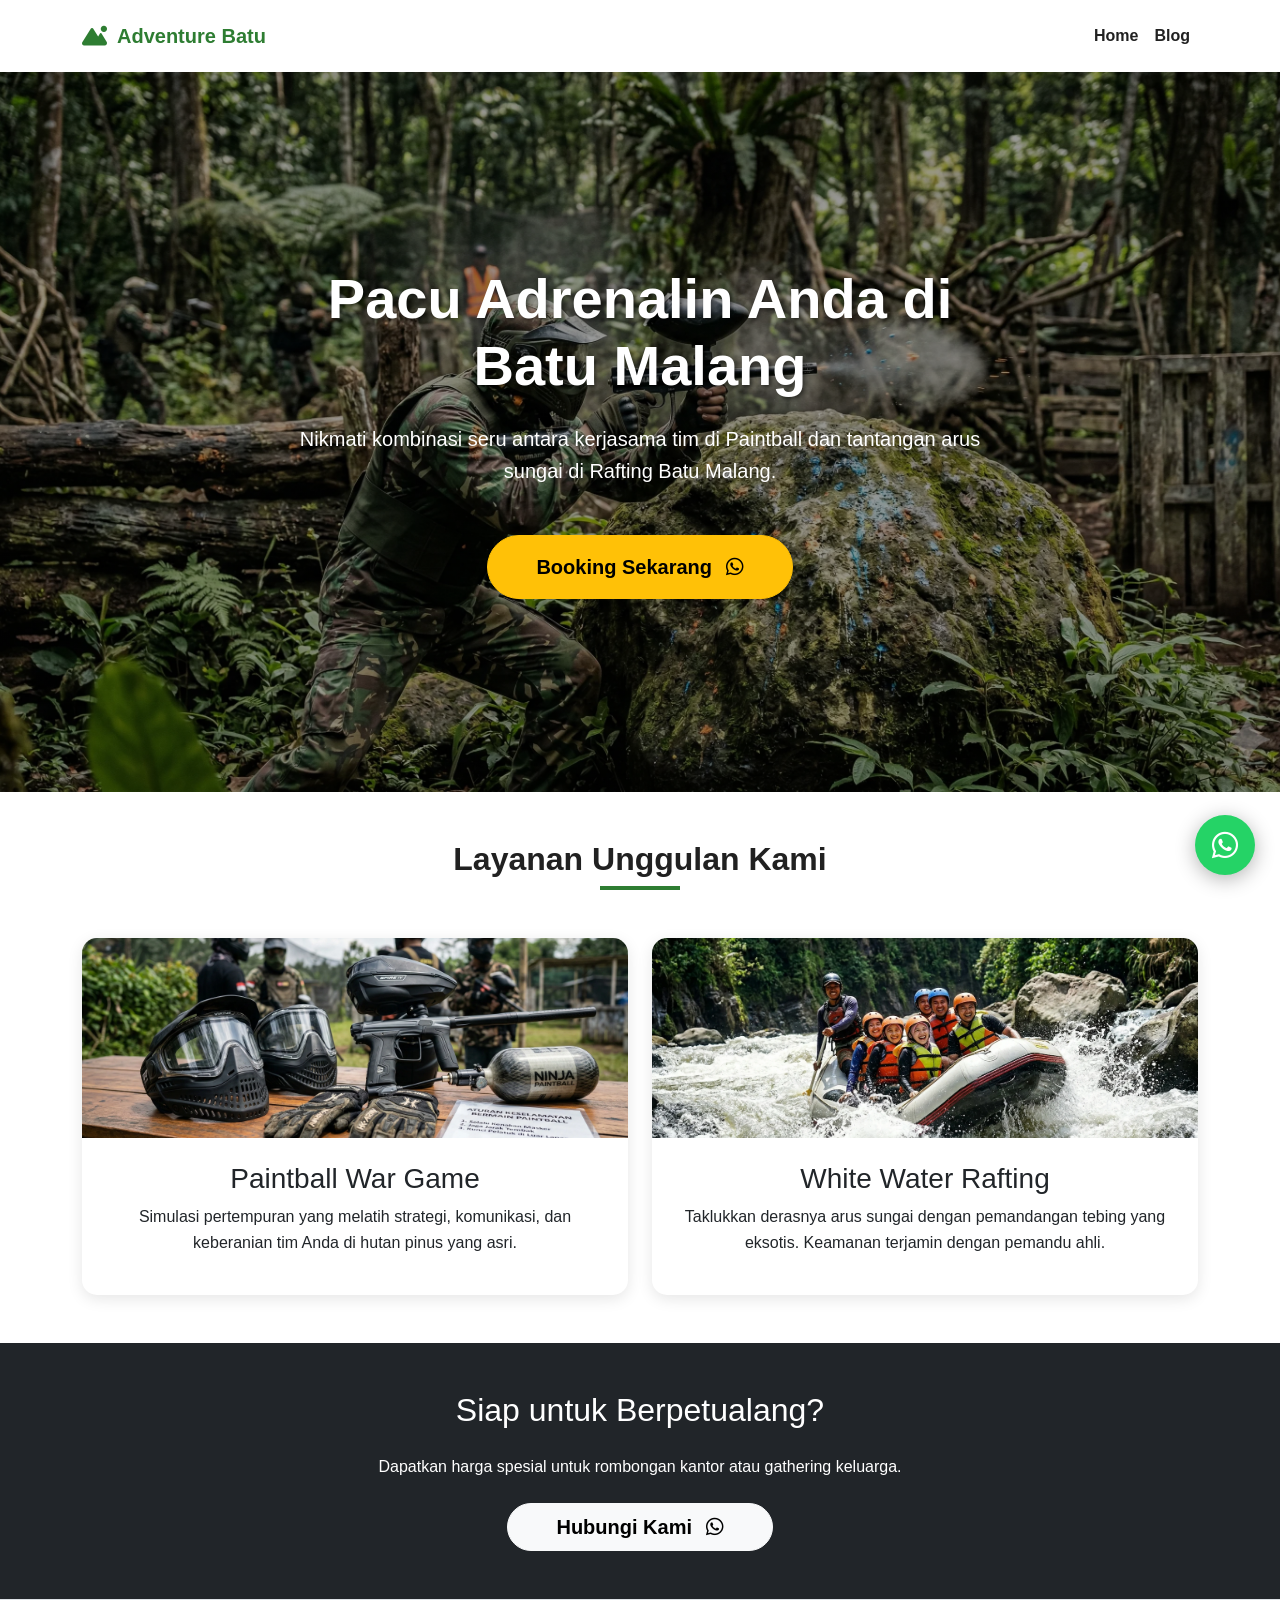
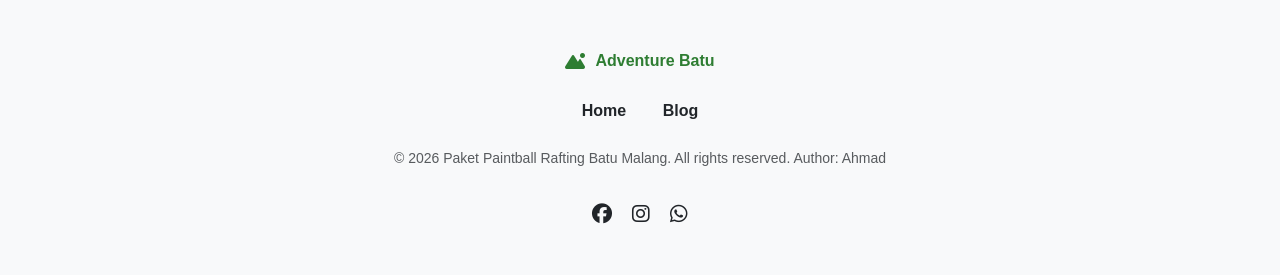
<file: index.html>
<!DOCTYPE html>
<html lang="id">
<head>
    <meta charset="UTF-8">
    <meta name="viewport" content="width=device-width, initial-scale=1.0, maximum-scale=1.0, user-scalable=no">
    <title>Paket Paintball & Rafting Batu Malang - Petualangan Seru & Profesional</title>
    <meta name="description" content="Dapatkan pengalaman petualangan tak terlupakan dengan paket Paintball dan Rafting terbaik di Batu, Malang. Layanan profesional, tim ahli, dan fasilitas lengkap.">
    <meta name="keywords" content="paintball batu malang, rafting batu malang, paket paintball rafting, wisata batu malang, outbound batu malang, harga rafting batu, tempat paintball malang">
    <meta name="author" content="Ahmad">
    
    <!-- Open Graph / SEO -->
    <meta property="og:type" content="website">
    <meta property="og:url" content="https://paket-paintballrafting-batumalang.netlify.app/">
    <meta property="og:title" content="Paket Paintball & Rafting Batu Malang - Petualangan Seru">
    <meta property="og:description" content="Nikmati keseruan bermain paintball dan rafting di alam terbuka Batu, Malang. Booking sekarang!">
    <meta property="og:image" content="https://paket-paintballrafting-batumalang.netlify.app/img/paintball.webp">

    <!-- Twitter -->
    <meta property="twitter:card" content="summary_large_image">
    <meta property="twitter:url" content="https://paket-paintballrafting-batumalang.netlify.app/">
    <meta property="twitter:title" content="Paket Paintball & Rafting Batu Malang - Petualangan Seru">
    <meta property="twitter:description" content="Nikmati keseruan bermain paintball dan rafting di alam terbuka Batu, Malang. Booking sekarang!">
    <meta property="twitter:image" content="https://paket-paintballrafting-batumalang.netlify.app/img/paintball.webp">

    <!-- Stylesheets -->
    <link href="https://cdn.jsdelivr.net/npm/bootstrap@5.3.0/dist/css/bootstrap.min.css" rel="stylesheet">
    <link rel="stylesheet" href="https://cdnjs.cloudflare.com/ajax/libs/font-awesome/6.4.0/css/all.min.css">
    <link rel="stylesheet" href="css/style.css">
    <link rel="icon" type="image/x-icon" href="img/favicon.ico">

    <!-- Schema.org for AI Overview -->
    <script type="application/ld+json">
    {
      "@context": "https://schema.org",
      "@type": "LocalBusiness",
      "name": "Adventure Batu Malang",
      "image": "https://paket-paintballrafting-batumalang.netlify.app/img/paintball.webp",
      "@id": "https://paket-paintballrafting-batumalang.netlify.app/",
      "url": "https://paket-paintballrafting-batumalang.netlify.app/",
      "telephone": "+6282211221909",
      "address": {
        "@type": "PostalAddress",
        "streetAddress": "Batu, Malang",
        "addressLocality": "Batu",
        "addressRegion": "Jawa Timur",
        "postalCode": "65311",
        "addressCountry": "ID"
      },
      "geo": {
        "@type": "GeoCoordinates",
        "latitude": -7.8682,
        "longitude": 112.5186
      }
    }
    </script>

    <style>
        .hero-section {
            background-image: linear-gradient(rgba(0,0,0,0.4), rgba(0,0,0,0.4)), url('img/paintball.webp');
        }
    </style>
</head>
<body oncontextmenu="return false;">

    <!-- Navbar -->
    <nav class="navbar navbar-expand-lg sticky-top">
        <div class="container">
            <a class="navbar-brand" href="index.html">
                <i class="fas fa-mountain-sun"></i> Adventure Batu
            </a>
            <button class="navbar-toggler border-0" type="button" data-bs-toggle="collapse" data-bs-target="#navbarNav">
                <span class="navbar-toggler-icon"></span>
            </button>
            <div class="collapse navbar-collapse" id="navbarNav">
                <ul class="navbar-nav ms-auto">
                    <li class="nav-item">
                        <a class="nav-link active" href="index.html">Home</a>
                    </li>
                    <li class="nav-item">
                        <a class="nav-link" href="blog.html">Blog</a>
                    </li>
                </ul>
            </div>
        </div>
    </nav>

    <!-- Hero Section -->
    <header class="hero-section">
        <div class="container">
            <div class="row">
                <div class="col-lg-8 mx-auto">
                    <h1 class="hero-title mb-4">Pacu Adrenalin Anda di Batu Malang</h1>
                    <p class="lead mb-5">Nikmati kombinasi seru antara kerjasama tim di Paintball dan tantangan arus sungai di Rafting Batu Malang.</p>
                    <a href="https://wa.me/6282211221909" class="btn btn-warning btn-lg px-5 py-3 rounded-pill fw-bold">Booking Sekarang <i class="fab fa-whatsapp ms-2"></i></a>
                </div>
            </div>
        </div>
    </header>

    <!-- Services -->
    <section class="py-5">
        <div class="container">
            <div class="text-center mb-5">
                <h2 class="fw-bold">Layanan Unggulan Kami</h2>
                <div class="mx-auto" style="width: 80px; height: 4px; background: var(--primary-color);"></div>
            </div>
            <div class="row g-4">
                <div class="col-md-6">
                    <div class="card card-article">
                        <img src="img/peralatan-paintball.webp" class="card-img-top" alt="Paintball Batu" width="800" height="500" loading="lazy">
                        <div class="card-body p-4 text-center">
                            <h3>Paintball War Game</h3>
                            <p>Simulasi pertempuran yang melatih strategi, komunikasi, dan keberanian tim Anda di hutan pinus yang asri.</p>
                        </div>
                    </div>
                </div>
                <div class="col-md-6">
                    <div class="card card-article">
                        <img src="img/rafting.webp" class="card-img-top" alt="Rafting Batu" width="800" height="500" loading="lazy">
                        <div class="card-body p-4 text-center">
                            <h3>White Water Rafting</h3>
                            <p>Taklukkan derasnya arus sungai dengan pemandangan tebing yang eksotis. Keamanan terjamin dengan pemandu ahli.</p>
                        </div>
                    </div>
                </div>
            </div>
        </div>
    </section>

    <!-- CTA -->
    <section class="py-5 bg-dark text-white text-center">
        <div class="container">
            <h2 class="mb-4">Siap untuk Berpetualang?</h2>
            <p class="mb-4">Dapatkan harga spesial untuk rombongan kantor atau gathering keluarga.</p>
            <a href="https://wa.me/6282211221909" class="btn btn-light btn-lg rounded-pill fw-bold px-5">Hubungi Kami <i class="fab fa-whatsapp ms-2"></i></a>
        </div>
    </section>

    <!-- Footer -->
    <footer class="py-5 bg-light border-top">
        <div class="container text-center">
            <div class="mb-4">
                <a class="navbar-brand justify-content-center" href="#">
                    <i class="fas fa-mountain-sun"></i> Adventure Batu
                </a>
            </div>
            <ul class="list-inline mb-4">
                <li class="list-inline-item mx-3"><a href="index.html" class="text-decoration-none text-dark fw-bold">Home</a></li>
                <li class="list-inline-item mx-3"><a href="blog.html" class="text-decoration-none text-dark fw-bold">Blog</a></li>
            </ul>
            <p class="text-muted small">&copy; 2026 Paket Paintball Rafting Batu Malang. All rights reserved. Author: Ahmad</p>
            <div class="social-icons pt-3">
                <a href="#" class="text-dark mx-2" aria-label="Facebook"><i class="fab fa-facebook fa-lg"></i></a>
                <a href="#" class="text-dark mx-2" aria-label="Instagram"><i class="fab fa-instagram fa-lg"></i></a>
                <a href="https://wa.me/6282211221909" class="text-dark mx-2" aria-label="WhatsApp"><i class="fab fa-whatsapp fa-lg"></i></a>
            </div>
        </div>
    </footer>

    <!-- Floating Buttons -->
    <a href="https://wa.me/6282211221909" class="floating-wa" target="_blank" aria-label="Chat WhatsApp">
        <i class="fab fa-whatsapp"></i>
    </a>
    <button class="floating-top" id="backToTop" aria-label="Scroll to Top">
        <i class="fas fa-chevron-up"></i>
    </button>

    <!-- Scripts -->
    <script src="https://cdn.jsdelivr.net/npm/bootstrap@5.3.0/dist/js/bootstrap.bundle.min.js"></script>
    <script src="js/script.js"></script>
</body>
</html>
</file>
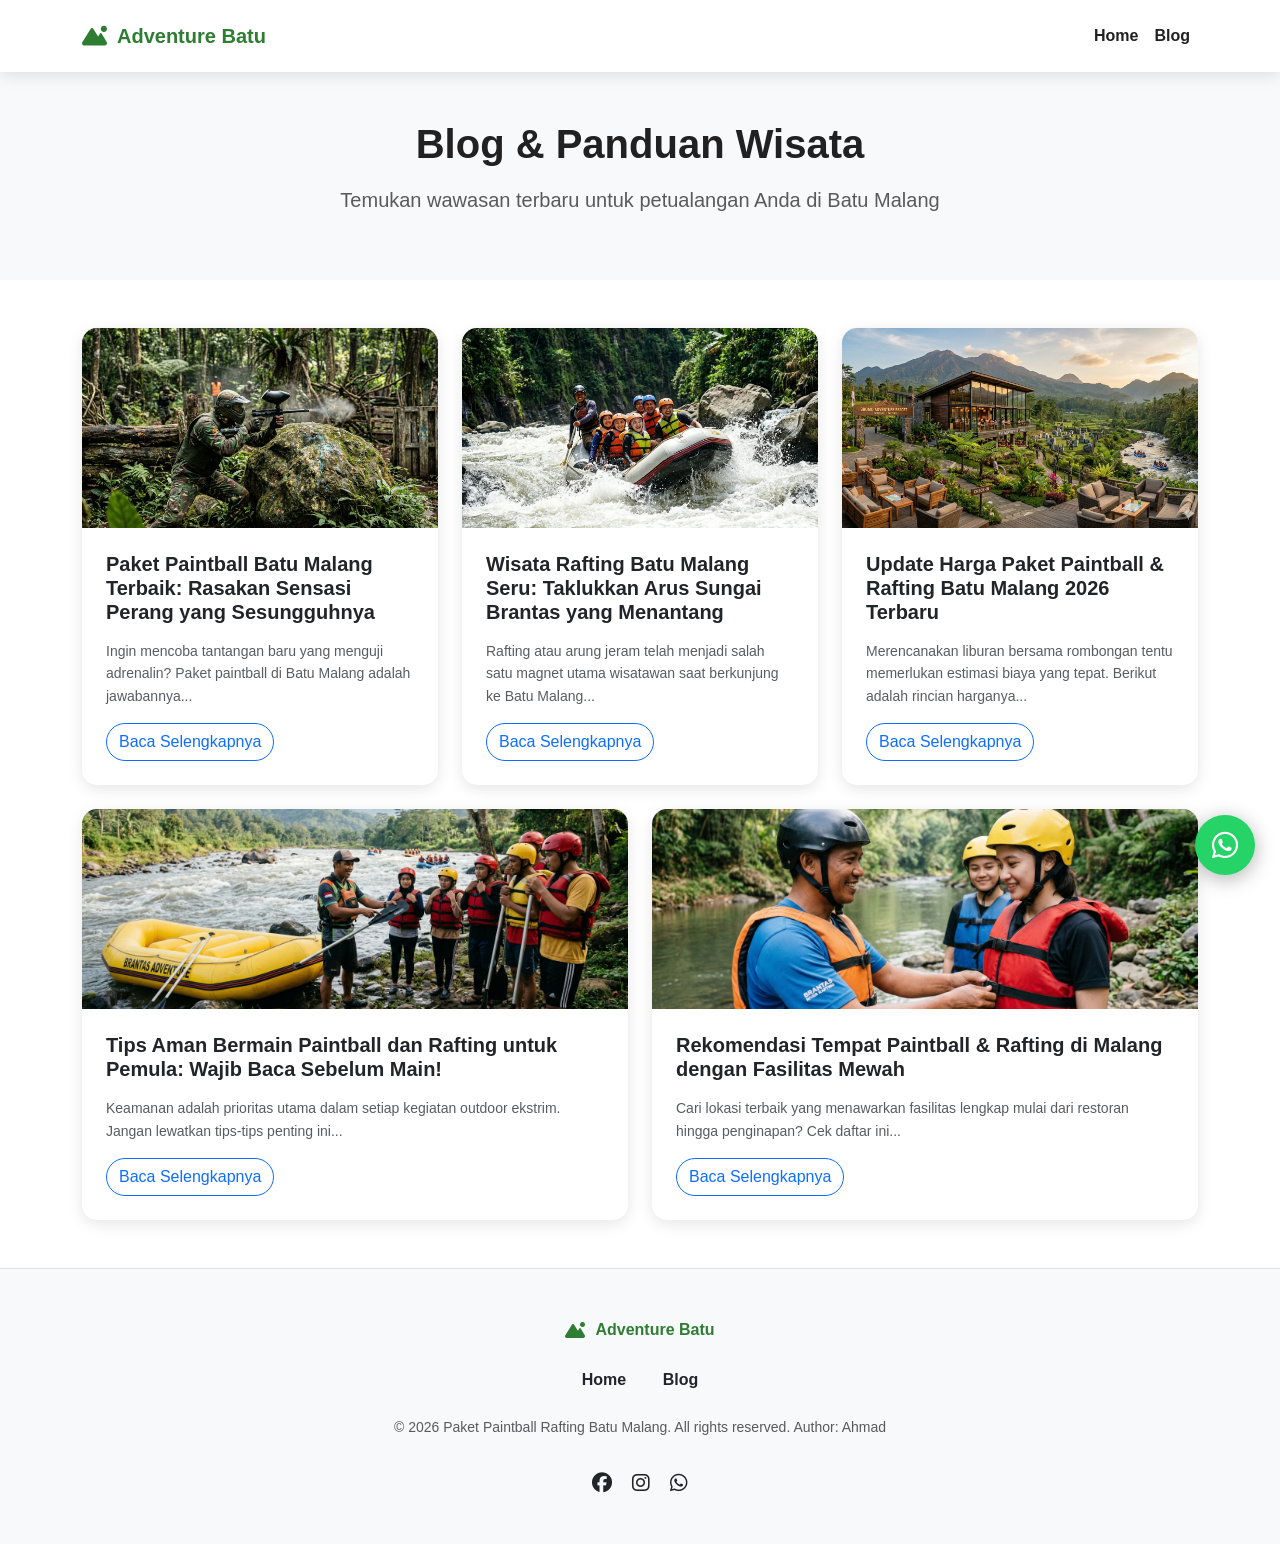
<file: blog.html>
<!DOCTYPE html>
<html lang="id">

<head>
    <meta charset="UTF-8">
    <meta name="viewport" content="width=device-width, initial-scale=1.0, maximum-scale=1.0, user-scalable=no">
    <title>Blog Tips & Informasi - Paket Paintball & Rafting Batu Malang</title>
    <meta name="description"
        content="Kumpulan artikel menarik seputar tips, panduan, dan informasi terbaru mengenai paintball dan rafting di Batu, Malang.">
    <meta name="keywords" content="blog paintball, blog rafting, tips wisata batu, informasi rafting malang">
    <meta name="author" content="Ahmad">

    <!-- Open Graph / SEO -->
    <meta property="og:type" content="website">
    <meta property="og:url" content="https://paket-paintballrafting-batumalang.netlify.app/blog.html">
    <meta property="og:title" content="Blog Tips & Informasi - Paket Paintball & Rafting Batu Malang">
    <meta property="og:description"
        content="Kumpulan artikel menarik seputar tips, panduan, dan informasi terbaru mengenai paintball dan rafting di Batu, Malang.">
    <meta property="og:image" content="https://paket-paintballrafting-batumalang.netlify.app/img/view.webp">

    <!-- Stylesheets -->
    <link href="https://cdn.jsdelivr.net/npm/bootstrap@5.3.0/dist/css/bootstrap.min.css" rel="stylesheet">
    <link rel="stylesheet" href="https://cdnjs.cloudflare.com/ajax/libs/font-awesome/6.4.0/css/all.min.css">
    <link rel="stylesheet" href="css/style.css">
    <link rel="icon" type="image/x-icon" href="img/favicon.ico">
</head>

<body oncontextmenu="return false;">

    <!-- Navbar -->
    <nav class="navbar navbar-expand-lg sticky-top">
        <div class="container">
            <a class="navbar-brand" href="index.html">
                <i class="fas fa-mountain-sun"></i> Adventure Batu
            </a>
            <button class="navbar-toggler border-0" type="button" data-bs-toggle="collapse" data-bs-target="#navbarNav">
                <span class="navbar-toggler-icon"></span>
            </button>
            <div class="collapse navbar-collapse" id="navbarNav">
                <ul class="navbar-nav ms-auto">
                    <li class="nav-item">
                        <a class="nav-link" href="index.html">Home</a>
                    </li>
                    <li class="nav-item">
                        <a class="nav-link active" href="blog.html">Blog</a>
                    </li>
                </ul>
            </div>
        </div>
    </nav>

    <!-- Page Header -->
    <section class="py-5 bg-light text-center">
        <div class="container">
            <h1 class="fw-bold mb-3">Blog & Panduan Wisata</h1>
            <p class="lead text-muted">Temukan wawasan terbaru untuk petualangan Anda di Batu Malang</p>
        </div>
    </section>

    <!-- Blog Posts -->
    <section class="py-5">
        <div class="container">
            <div class="row g-4">
                <!-- Card 1 -->
                <div class="col-md-4">
                    <article class="card h-100 card-article">
                        <img src="img/paintball.webp" class="card-img-top" alt="Paket Paintball Batu Malang Modern"
                            width="400" height="250" loading="lazy">
                        <div class="card-body p-4">
                            <h3 class="h5 fw-bold mb-3">Paket Paintball Batu Malang Terbaik: Rasakan Sensasi Perang yang
                                Sesungguhnya</h3>
                            <p class="text-muted small mb-3">Ingin mencoba tantangan baru yang menguji adrenalin? Paket
                                paintball di Batu Malang adalah jawabannya...</p>
                            <a href="paket-paintball-batu-malang-terbaik.html"
                                class="btn btn-outline-primary rounded-pill">Baca Selengkapnya</a>
                        </div>
                    </article>
                </div>

                <!-- Card 2 -->
                <div class="col-md-4">
                    <article class="card h-100 card-article">
                        <img src="img/rafting.webp" class="card-img-top" alt="Wisata Rafting Batu Malang Seru"
                            width="400" height="250" loading="lazy">
                        <div class="card-body p-4">
                            <h3 class="h5 fw-bold mb-3">Wisata Rafting Batu Malang Seru: Taklukkan Arus Sungai Brantas
                                yang Menantang</h3>
                            <p class="text-muted small mb-3">Rafting atau arung jeram telah menjadi salah satu magnet
                                utama wisatawan saat berkunjung ke Batu Malang...</p>
                            <a href="wisata-rafting-batu-malang-seru.html"
                                class="btn btn-outline-primary rounded-pill">Baca Selengkapnya</a>
                        </div>
                    </article>
                </div>

                <!-- Card 3 -->
                <div class="col-md-4">
                    <article class="card h-100 card-article">
                        <img src="img/view.webp" class="card-img-top" alt="Harga Paket Paintball Rafting Batu Malang"
                            width="400" height="250" loading="lazy">
                        <div class="card-body p-4">
                            <h3 class="h5 fw-bold mb-3">Update Harga Paket Paintball & Rafting Batu Malang 2026 Terbaru
                            </h3>
                            <p class="text-muted small mb-3">Merencanakan liburan bersama rombongan tentu memerlukan
                                estimasi biaya yang tepat. Berikut adalah rincian harganya...</p>
                            <a href="harga-paket-paintball-rafting-batu-malang.html"
                                class="btn btn-outline-primary rounded-pill">Baca Selengkapnya</a>
                        </div>
                    </article>
                </div>

                <!-- Card 4 -->
                <div class="col-md-6">
                    <article class="card h-100 card-article">
                        <img src="img/persiapan-rafting.webp" class="card-img-top"
                            alt="Tips Aman Bermain Paintball dan Rafting" width="600" height="350" loading="lazy">
                        <div class="card-body p-4">
                            <h3 class="h5 fw-bold mb-3">Tips Aman Bermain Paintball dan Rafting untuk Pemula: Wajib Baca
                                Sebelum Main!</h3>
                            <p class="text-muted small mb-3">Keamanan adalah prioritas utama dalam setiap kegiatan
                                outdoor ekstrim. Jangan lewatkan tips-tips penting ini...</p>
                            <a href="tips-aman-bermain-paintball-dan-rafting.html"
                                class="btn btn-outline-primary rounded-pill">Baca Selengkapnya</a>
                        </div>
                    </article>
                </div>

                <!-- Card 5 -->
                <div class="col-md-6">
                    <article class="card h-100 card-article">
                        <img src="img/tim-rafting.webp" class="card-img-top"
                            alt="Rekomendasi Tempat Paintball Rafting Malang" width="600" height="350" loading="lazy">
                        <div class="card-body p-4">
                            <h3 class="h5 fw-bold mb-3">Rekomendasi Tempat Paintball & Rafting di Malang dengan
                                Fasilitas Mewah</h3>
                            <p class="text-muted small mb-3">Cari lokasi terbaik yang menawarkan fasilitas lengkap mulai
                                dari restoran hingga penginapan? Cek daftar ini...</p>
                            <a href="rekomendasi-tempat-paintball-rafting-malang.html"
                                class="btn btn-outline-primary rounded-pill">Baca Selengkapnya</a>
                        </div>
                    </article>
                </div>
            </div>
        </div>
    </section>

    <!-- Footer -->
    <footer class="py-5 bg-light border-top">
        <div class="container text-center">
            <div class="mb-4">
                <a class="navbar-brand justify-content-center" href="#">
                    <i class="fas fa-mountain-sun"></i> Adventure Batu
                </a>
            </div>
            <ul class="list-inline mb-4">
                <li class="list-inline-item mx-3"><a href="index.html"
                        class="text-decoration-none text-dark fw-bold">Home</a></li>
                <li class="list-inline-item mx-3"><a href="blog.html"
                        class="text-decoration-none text-dark fw-bold">Blog</a></li>
            </ul>
            <p class="text-muted small">&copy; 2026 Paket Paintball Rafting Batu Malang. All rights reserved. Author:
                Ahmad</p>
            <div class="social-icons pt-3">
                <a href="#" class="text-dark mx-2" aria-label="Facebook"><i class="fab fa-facebook fa-lg"></i></a>
                <a href="#" class="text-dark mx-2" aria-label="Instagram"><i class="fab fa-instagram fa-lg"></i></a>
                <a href="https://wa.me/6282211221909" class="text-dark mx-2" aria-label="WhatsApp"><i
                        class="fab fa-whatsapp fa-lg"></i></a>
            </div>
        </div>
    </footer>

    <!-- Floating Buttons -->
    <a href="https://wa.me/6282211221909" class="floating-wa" target="_blank" aria-label="Chat WhatsApp">
        <i class="fab fa-whatsapp"></i>
    </a>
    <button class="floating-top" id="backToTop" aria-label="Scroll to Top">
        <i class="fas fa-chevron-up"></i>
    </button>

    <!-- Scripts -->
    <script src="https://cdn.jsdelivr.net/npm/bootstrap@5.3.0/dist/js/bootstrap.bundle.min.js"></script>
    <script src="js/script.js"></script>
</body>

</html>
</file>
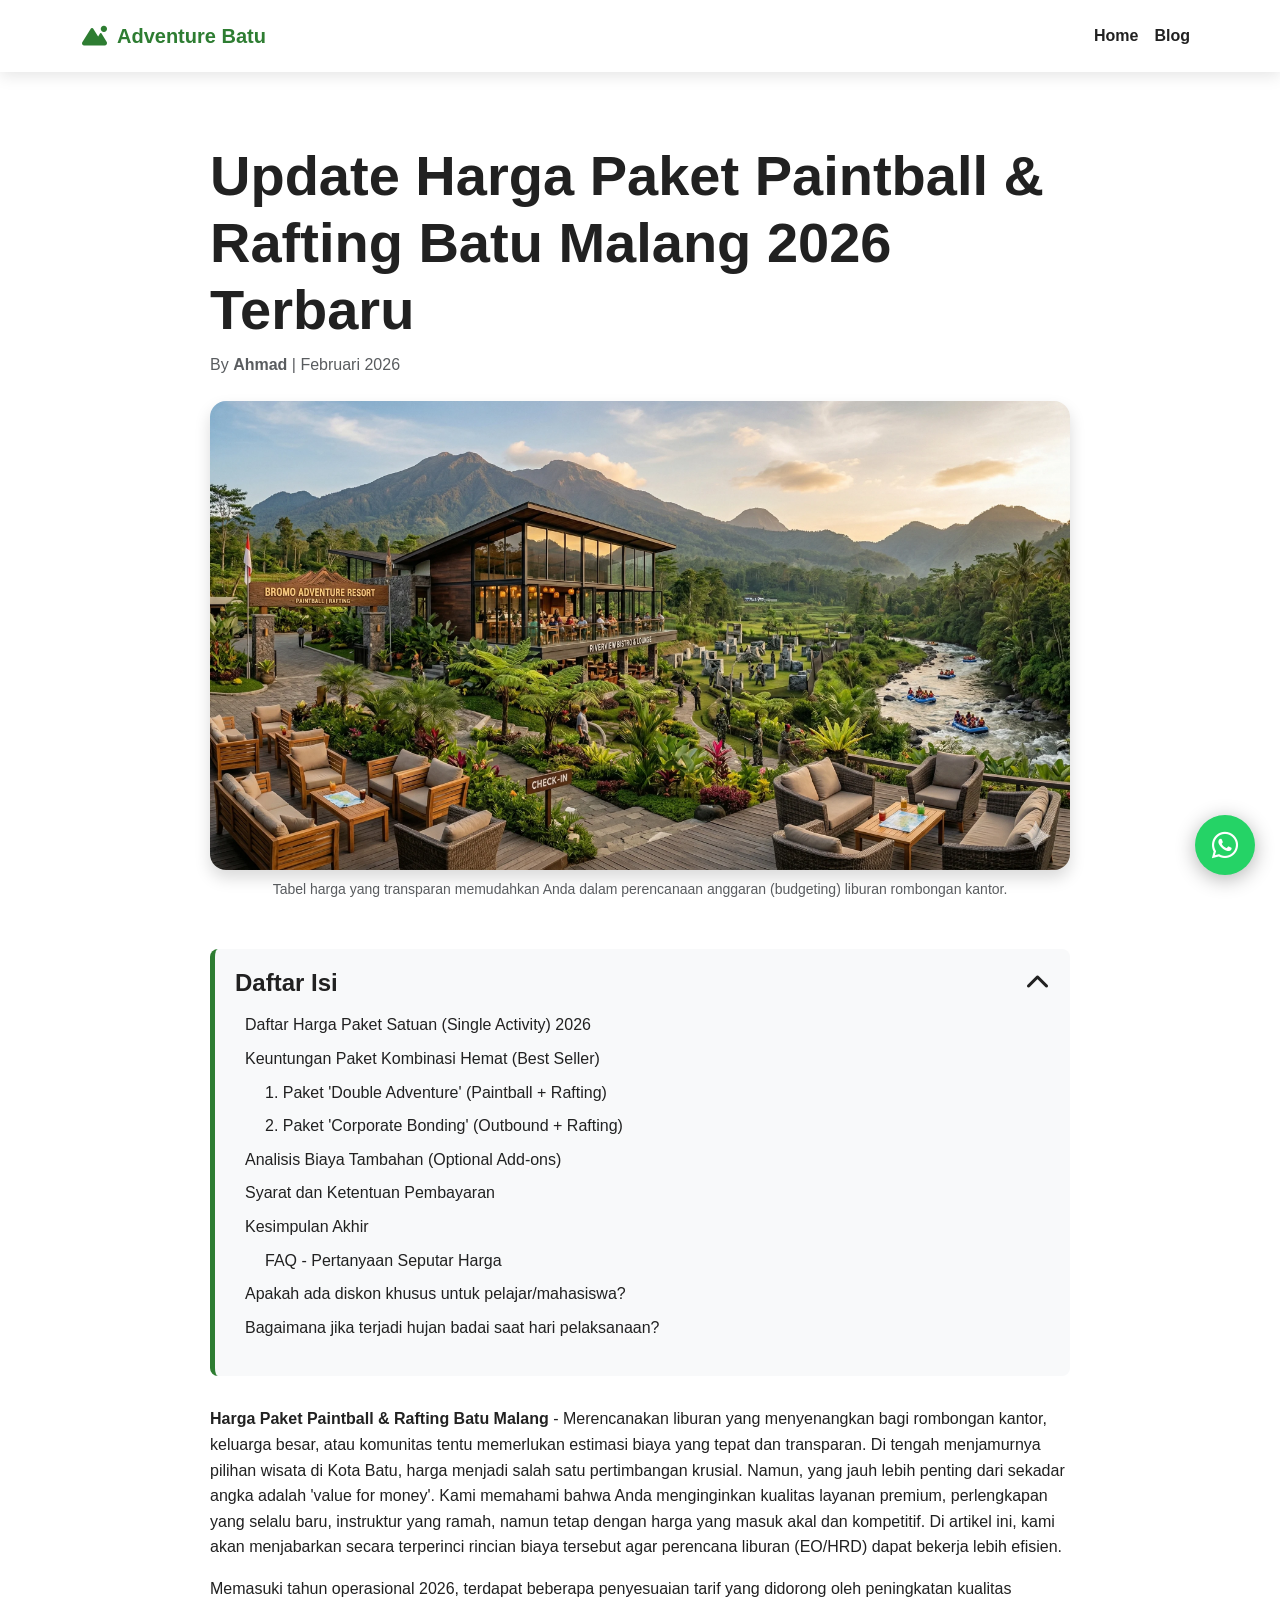
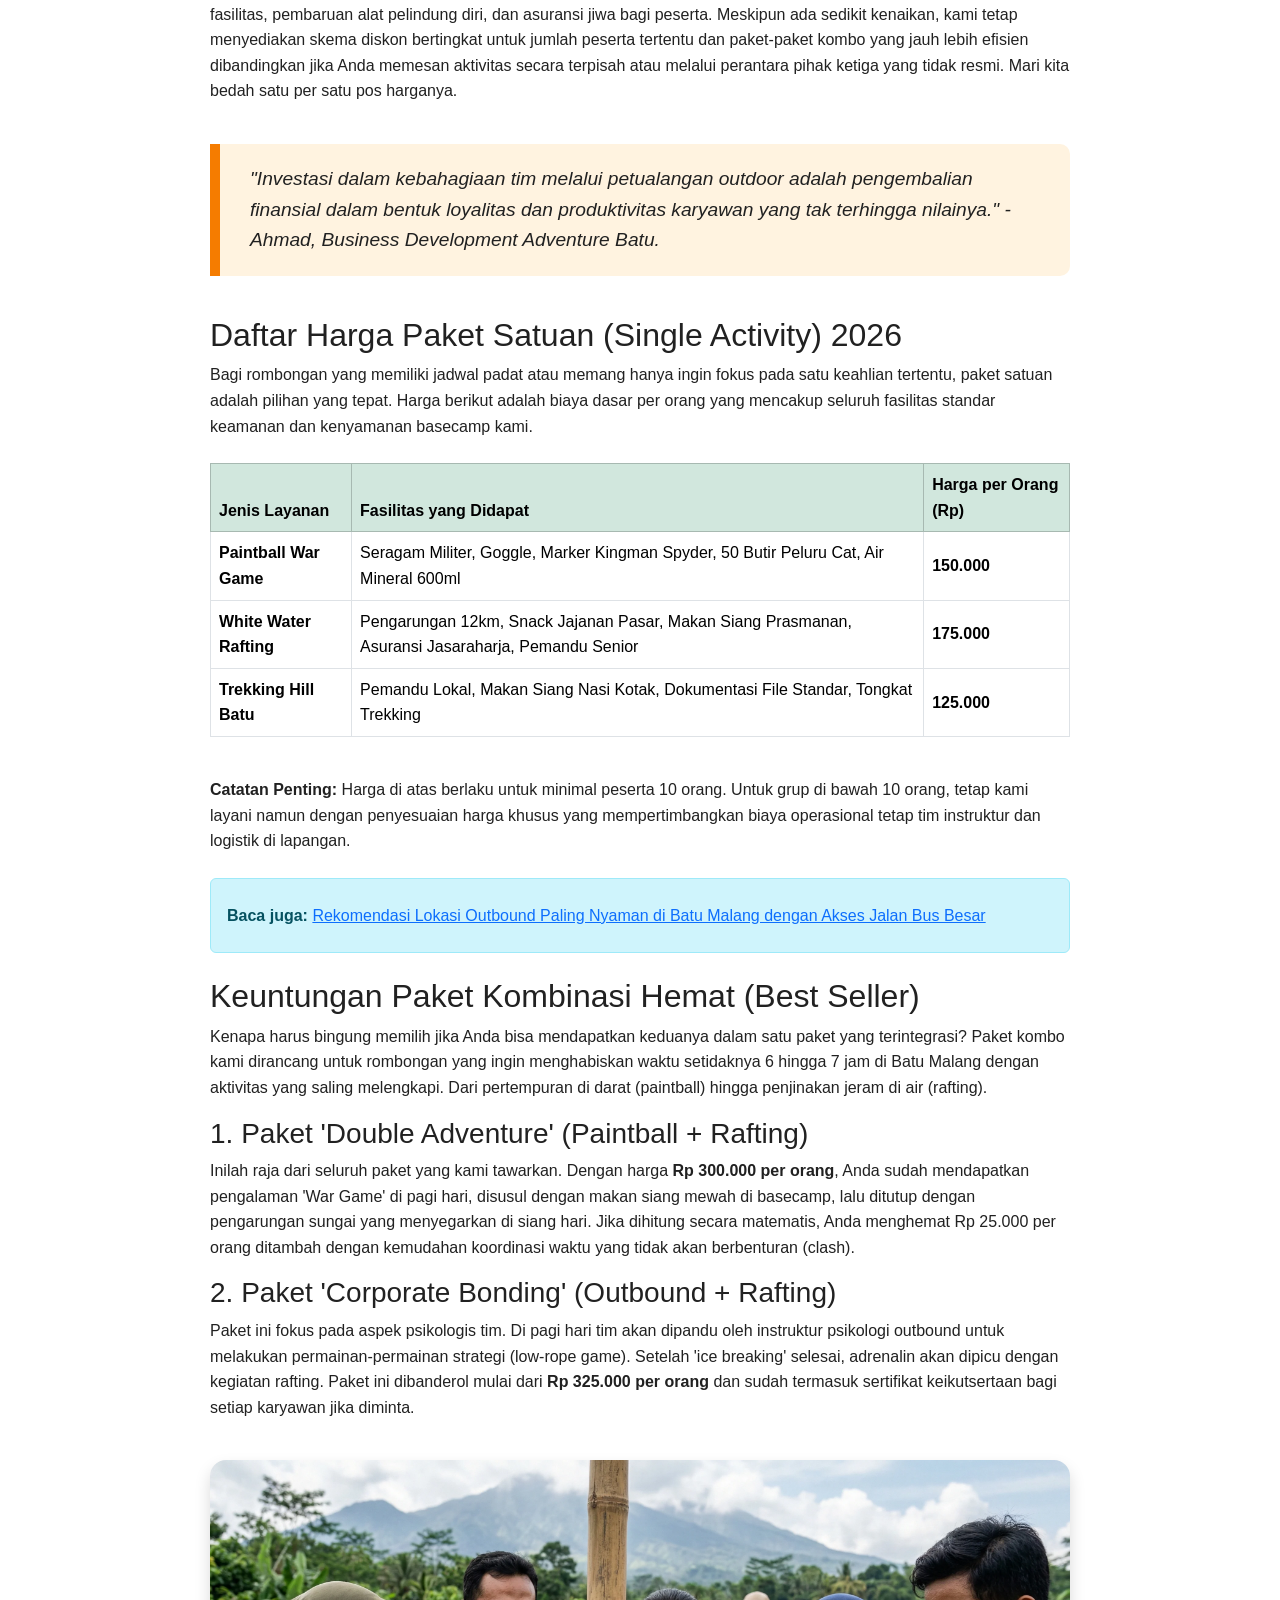
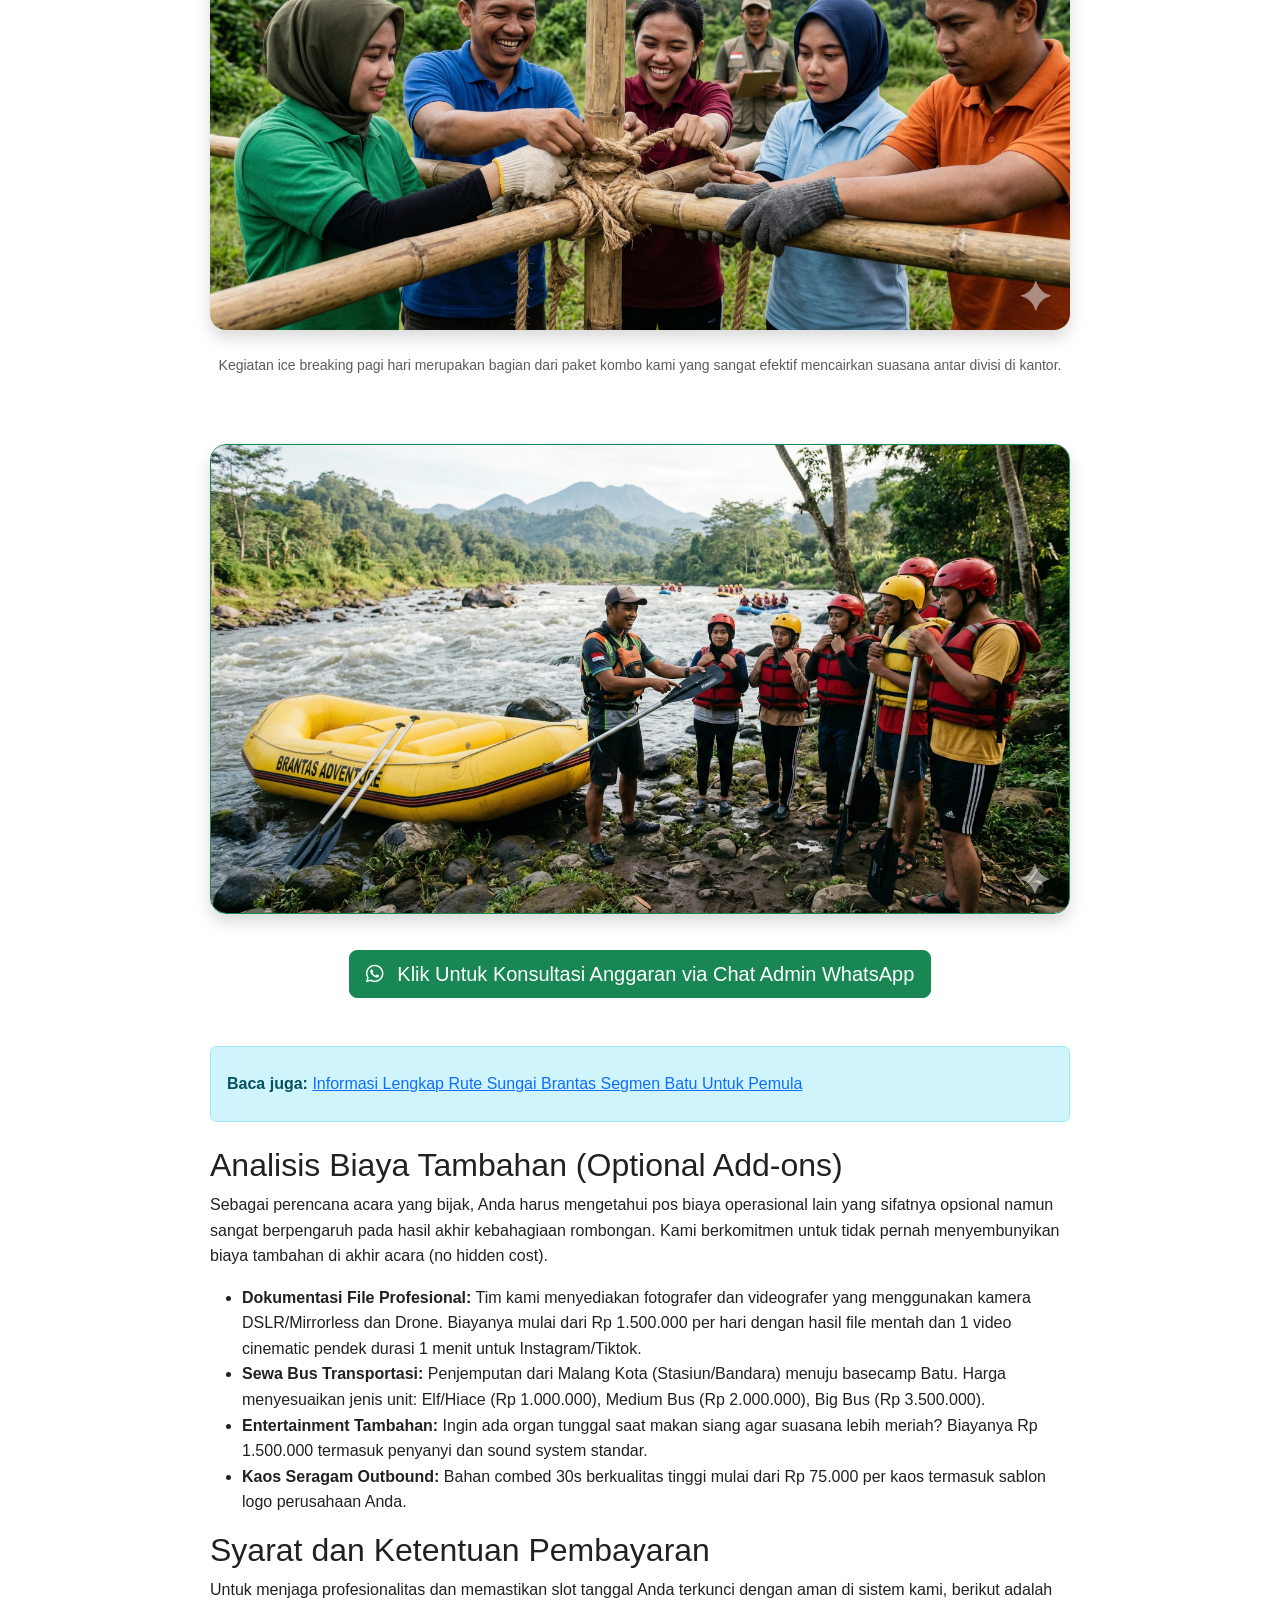
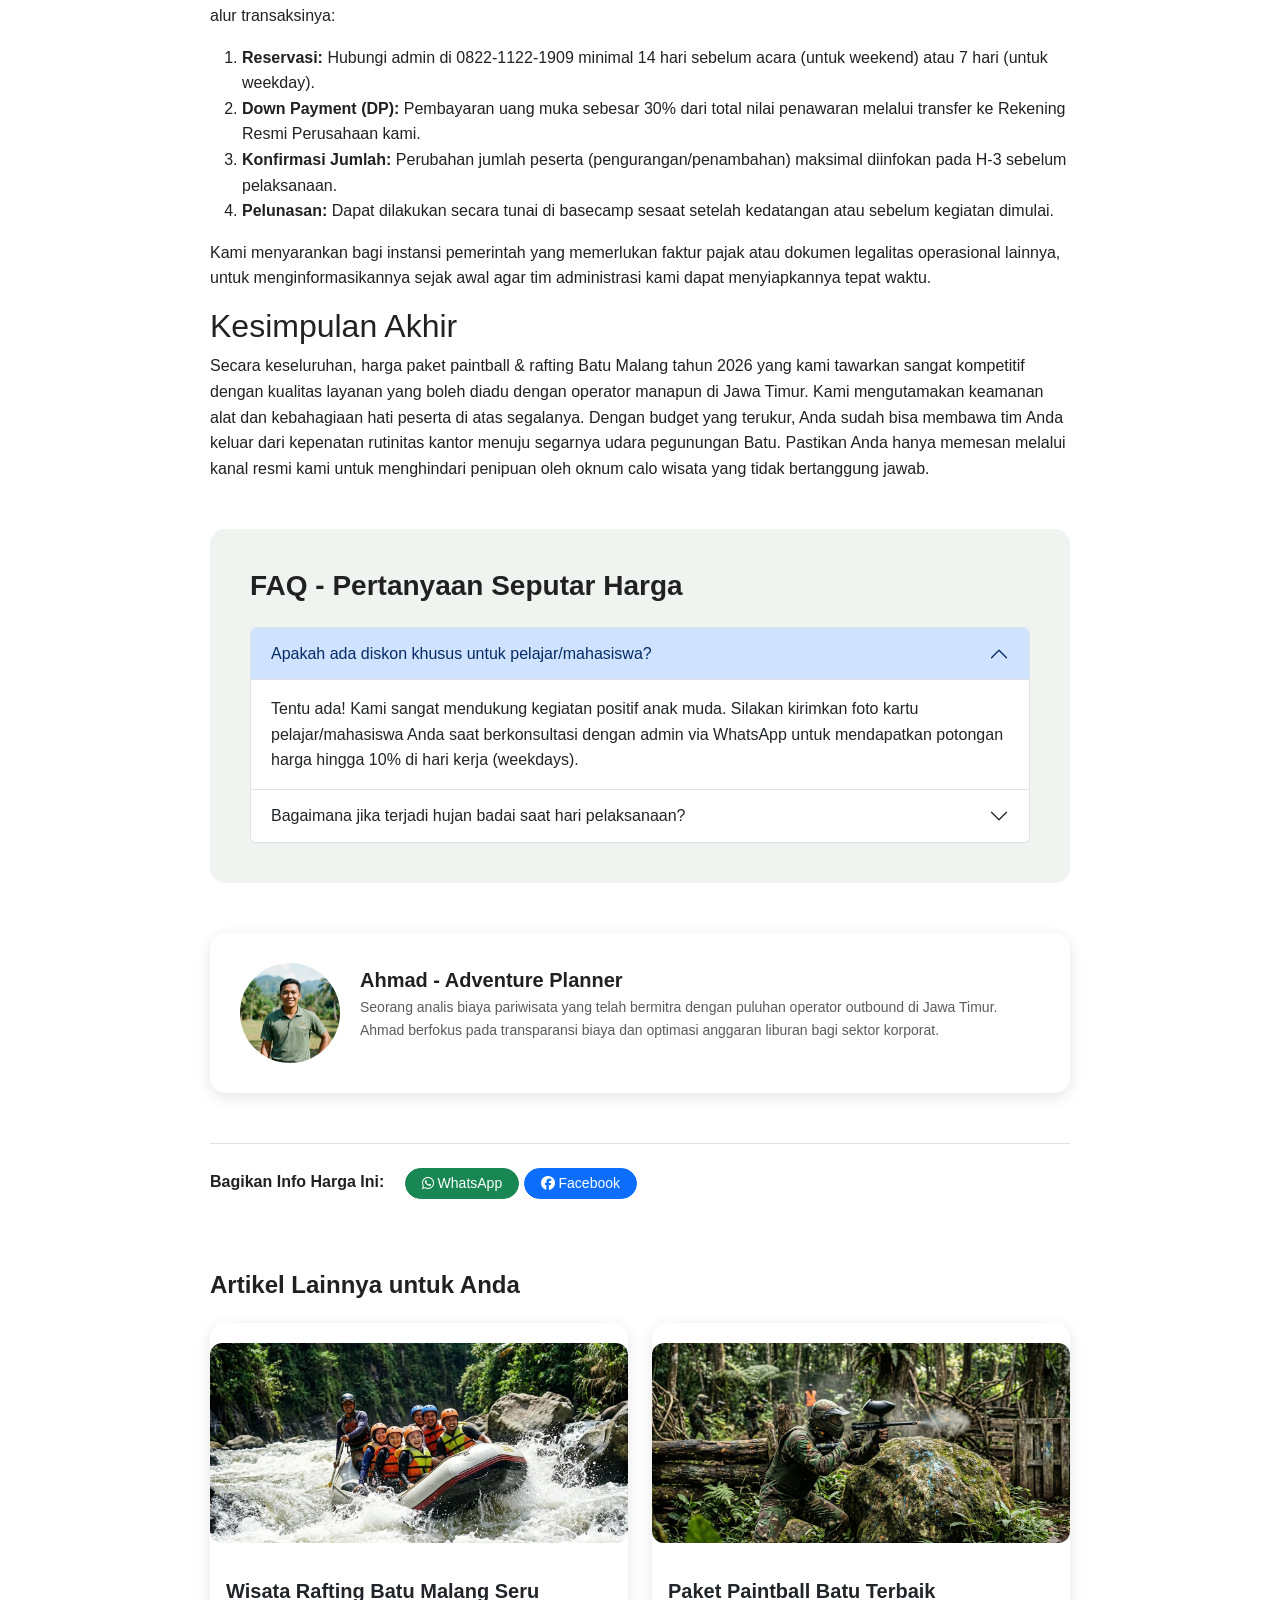
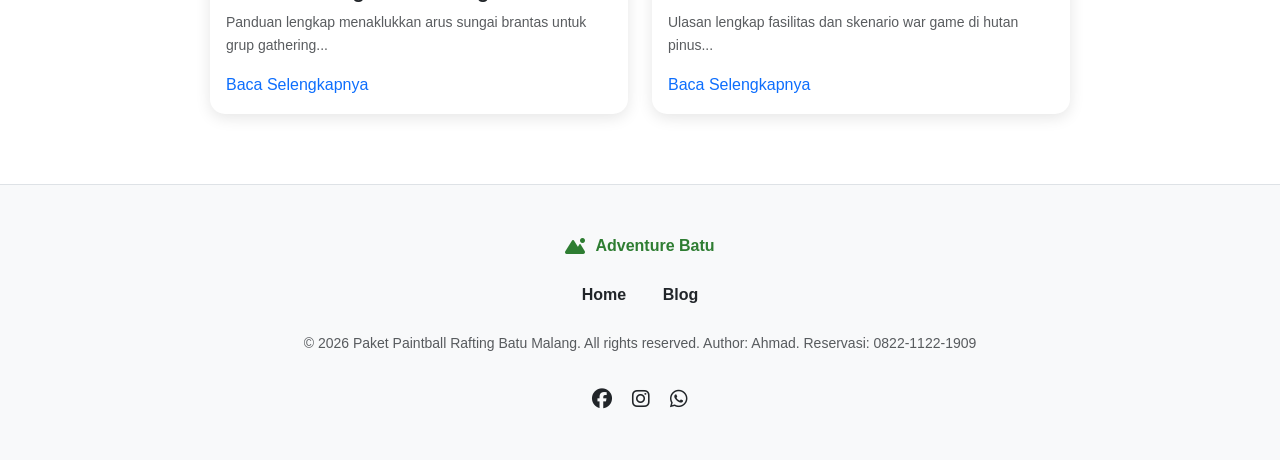
<file: harga-paket-paintball-rafting-batu-malang.html>
<!DOCTYPE html>
<html lang="id">

<head>
    <meta charset="UTF-8">
    <meta name="viewport" content="width=device-width, initial-scale=1.0, maximum-scale=1.0, user-scalable=no">
    <title>Update Harga Paket Paintball & Rafting Batu Malang 2026 Terbaru</title>
    <meta name="description"
        content="Cek daftar harga paket paintball dan rafting di Batu Malang tahun 2026. Pilih paket hemat rombongan, outbound korporat, dan layanan dokumentasi profesional kami.">
    <meta name="keywords"
        content="harga paintball batu malang, harga rafting batu malang, paket hemat outbound batu, rafting malang murah, biaya paintball malang, price list rafting batu, paket gathering batu, harga outbound malang">
    <meta name="author" content="Ahmad">
    <link rel="canonical"
        href="https://paket-paintballrafting-batumalang.netlify.app/harga-paket-paintball-rafting-batu-malang.html">

    <!-- Open Graph / SEO -->
    <meta property="og:type" content="article">
    <meta property="og:url"
        content="https://paket-paintballrafting-batumalang.netlify.app/harga-paket-paintball-rafting-batu-malang.html">
    <meta property="og:title" content="Update Harga Paket Paintball & Rafting Batu Malang 2026">
    <meta property="og:description"
        content="Update biaya petualangan paintball dan arung jeram di Batu. Hemat untuk gathering kantor.">
    <meta property="og:image" content="https://paket-paintballrafting-batumalang.netlify.app/img/view.webp">

    <!-- Stylesheets -->
    <link href="https://cdn.jsdelivr.net/npm/bootstrap@5.3.0/dist/css/bootstrap.min.css" rel="stylesheet">
    <link rel="stylesheet" href="https://cdnjs.cloudflare.com/ajax/libs/font-awesome/6.4.0/css/all.min.css">
    <link rel="stylesheet" href="css/style.css">
    <link rel="icon" type="image/x-icon" href="img/favicon.ico">
</head>

<body oncontextmenu="return false;">

    <!-- Navbar -->
    <nav class="navbar navbar-expand-lg sticky-top">
        <div class="container">
            <a class="navbar-brand" href="index.html">
                <i class="fas fa-mountain-sun"></i> Adventure Batu
            </a>
            <button class="navbar-toggler border-0" type="button" data-bs-toggle="collapse" data-bs-target="#navbarNav">
                <span class="navbar-toggler-icon"></span>
            </button>
            <div class="collapse navbar-collapse" id="navbarNav">
                <ul class="navbar-nav ms-auto">
                    <li class="nav-item"><a class="nav-link" href="index.html">Home</a></li>
                    <li class="nav-item"><a class="nav-link" href="blog.html">Blog</a></li>
                </ul>
            </div>
        </div>
    </nav>

    <!-- Article Content -->
    <main class="article-container">
        <header class="mb-5">
            <h1 class="display-4 fw-bold">Update Harga Paket Paintball & Rafting Batu Malang 2026 Terbaru</h1>
            <div class="text-muted mb-4">By <strong>Ahmad</strong> | Februari 2026</div>
            <img src="img/view.webp" class="img-fluid rounded-4 shadow mb-2" alt="Daftar Harga Wisata Batu" width="1200"
                height="600" loading="lazy">
            <p class="text-center text-muted small">Tabel harga yang transparan memudahkan Anda dalam perencanaan
                anggaran (budgeting) liburan rombongan kantor.</p>
        </header>

        <!-- TOC Box -->
        <div class="toc" id="tocBox">
            <h4 id="tocHeader" class="fw-bold">Daftar Isi <i class="fas fa-chevron-up"></i></h4>
            <div id="tocContent" class="toc-content"></div>
        </div>

        <div class="article-content">
            <p><strong>Harga Paket Paintball & Rafting Batu Malang</strong> - Merencanakan liburan yang menyenangkan
                bagi rombongan kantor, keluarga besar, atau komunitas tentu memerlukan estimasi biaya yang tepat dan
                transparan. Di tengah menjamurnya pilihan wisata di Kota Batu, harga menjadi salah satu pertimbangan
                krusial. Namun, yang jauh lebih penting dari sekadar angka adalah 'value for money'. Kami memahami bahwa
                Anda menginginkan kualitas layanan premium, perlengkapan yang selalu baru, instruktur yang ramah, namun
                tetap dengan harga yang masuk akal dan kompetitif. Di artikel ini, kami akan menjabarkan secara
                terperinci rincian biaya tersebut agar perencana liburan (EO/HRD) dapat bekerja lebih efisien.</p>

            <p>Memasuki tahun operasional 2026, terdapat beberapa penyesuaian tarif yang didorong oleh peningkatan
                kualitas fasilitas, pembaruan alat pelindung diri, dan asuransi jiwa bagi peserta. Meskipun ada sedikit
                kenaikan, kami tetap menyediakan skema diskon bertingkat untuk jumlah peserta tertentu dan paket-paket
                kombo yang jauh lebih efisien dibandingkan jika Anda memesan aktivitas secara terpisah atau melalui
                perantara pihak ketiga yang tidak resmi. Mari kita bedah satu per satu pos harganya.</p>

            <blockquote>
                "Investasi dalam kebahagiaan tim melalui petualangan outdoor adalah pengembalian finansial dalam bentuk
                loyalitas dan produktivitas karyawan yang tak terhingga nilainya." - Ahmad, Business Development
                Adventure Batu.
            </blockquote>

            <h2>Daftar Harga Paket Satuan (Single Activity) 2026</h2>
            <p>Bagi rombongan yang memiliki jadwal padat atau memang hanya ingin fokus pada satu keahlian tertentu,
                paket satuan adalah pilihan yang tepat. Harga berikut adalah biaya dasar per orang yang mencakup seluruh
                fasilitas standar keamanan dan kenyamanan basecamp kami.</p>
            <div class="table-responsive my-4">
                <table class="table table-bordered table-hover align-middle">
                    <thead class="table-success">
                        <tr>
                            <th>Jenis Layanan</th>
                            <th>Fasilitas yang Didapat</th>
                            <th>Harga per Orang (Rp)</th>
                        </tr>
                    </thead>
                    <tbody>
                        <tr>
                            <td><strong>Paintball War Game</strong></td>
                            <td>Seragam Militer, Goggle, Marker Kingman Spyder, 50 Butir Peluru Cat, Air Mineral 600ml
                            </td>
                            <td><strong>150.000</strong></td>
                        </tr>
                        <tr>
                            <td><strong>White Water Rafting</strong></td>
                            <td>Pengarungan 12km, Snack Jajanan Pasar, Makan Siang Prasmanan, Asuransi Jasaraharja,
                                Pemandu Senior</td>
                            <td><strong>175.000</strong></td>
                        </tr>
                        <tr>
                            <td><strong>Trekking Hill Batu</strong></td>
                            <td>Pemandu Lokal, Makan Siang Nasi Kotak, Dokumentasi File Standar, Tongkat Trekking</td>
                            <td><strong>125.000</strong></td>
                        </tr>
                    </tbody>
                </table>
            </div>

            <p><strong>Catatan Penting:</strong> Harga di atas berlaku untuk minimal peserta 10 orang. Untuk grup di
                bawah 10 orang, tetap kami layani namun dengan penyesuaian harga khusus yang mempertimbangkan biaya
                operasional tetap tim instruktur dan logistik di lapangan.</p>

            <div class="alert alert-info py-4 my-4">
                <strong>Baca juga:</strong> <a href="rekomendasi-tempat-paintball-rafting-malang.html">Rekomendasi
                    Lokasi Outbound Paling Nyaman di Batu Malang dengan Akses Jalan Bus Besar</a>
            </div>

            <h2>Keuntungan Paket Kombinasi Hemat (Best Seller)</h2>
            <p>Kenapa harus bingung memilih jika Anda bisa mendapatkan keduanya dalam satu paket yang terintegrasi?
                Paket kombo kami dirancang untuk rombongan yang ingin menghabiskan waktu setidaknya 6 hingga 7 jam di
                Batu Malang dengan aktivitas yang saling melengkapi. Dari pertempuran di darat (paintball) hingga
                penjinakan jeram di air (rafting).</p>
            <h3>1. Paket 'Double Adventure' (Paintball + Rafting)</h3>
            <p>Inilah raja dari seluruh paket yang kami tawarkan. Dengan harga <strong>Rp 300.000 per orang</strong>,
                Anda sudah mendapatkan pengalaman 'War Game' di pagi hari, disusul dengan makan siang mewah di basecamp,
                lalu ditutup dengan pengarungan sungai yang menyegarkan di siang hari. Jika dihitung secara matematis,
                Anda menghemat Rp 25.000 per orang ditambah dengan kemudahan koordinasi waktu yang tidak akan
                berbenturan (clash).</p>
            <h3>2. Paket 'Corporate Bonding' (Outbound + Rafting)</h3>
            <p>Paket ini fokus pada aspek psikologis tim. Di pagi hari tim akan dipandu oleh instruktur psikologi
                outbound untuk melakukan permainan-permainan strategi (low-rope game). Setelah 'ice breaking' selesai,
                adrenalin akan dipicu dengan kegiatan rafting. Paket ini dibanderol mulai dari <strong>Rp 325.000 per
                    orang</strong> dan sudah termasuk sertifikat keikutsertaan bagi setiap karyawan jika diminta.</p>

            <img src="img/kerjasama.webp" class="img-fluid rounded-4 shadow my-4" alt="Kegiatan Tim Gathering"
                width="800" height="500" loading="lazy">
            <p class="text-center text-muted small">Kegiatan ice breaking pagi hari merupakan bagian dari paket kombo
                kami yang sangat efektif mencairkan suasana antar divisi di kantor.</p>

            <div class="promotional-banner text-center my-5">
                <a href="https://wa.me/6282211221909" target="_blank">
                    <img src="img/persiapan-rafting.webp" class="img-fluid rounded-4 shadow border border-success"
                        alt="Promo Admin WA" width="1200" height="400" loading="lazy">
                    <div class="mt-3"><span class="btn btn-success btn-lg"><i class="fab fa-whatsapp me-2"></i> Klik
                            Untuk Konsultasi Anggaran via Chat Admin WhatsApp</span></div>
                </a>
            </div>

            <div class="alert alert-info py-4 my-4">
                <strong>Baca juga:</strong> <a href="wisata-rafting-batu-malang-seru.html">Informasi Lengkap Rute Sungai
                    Brantas Segmen Batu Untuk Pemula</a>
            </div>

            <h2>Analisis Biaya Tambahan (Optional Add-ons)</h2>
            <p>Sebagai perencana acara yang bijak, Anda harus mengetahui pos biaya operasional lain yang sifatnya
                opsional namun sangat berpengaruh pada hasil akhir kebahagiaan rombongan. Kami berkomitmen untuk tidak
                pernah menyembunyikan biaya tambahan di akhir acara (no hidden cost).</p>
            <ul>
                <li><strong>Dokumentasi File Profesional:</strong> Tim kami menyediakan fotografer dan videografer yang
                    menggunakan kamera DSLR/Mirrorless dan Drone. Biayanya mulai dari Rp 1.500.000 per hari dengan hasil
                    file mentah dan 1 video cinematic pendek durasi 1 menit untuk Instagram/Tiktok.</li>
                <li><strong>Sewa Bus Transportasi:</strong> Penjemputan dari Malang Kota (Stasiun/Bandara) menuju
                    basecamp Batu. Harga menyesuaikan jenis unit: Elf/Hiace (Rp 1.000.000), Medium Bus (Rp 2.000.000),
                    Big Bus (Rp 3.500.000).</li>
                <li><strong>Entertainment Tambahan:</strong> Ingin ada organ tunggal saat makan siang agar suasana lebih
                    meriah? Biayanya Rp 1.500.000 termasuk penyanyi dan sound system standar.</li>
                <li><strong>Kaos Seragam Outbound:</strong> Bahan combed 30s berkualitas tinggi mulai dari Rp 75.000 per
                    kaos termasuk sablon logo perusahaan Anda.</li>
            </ul>

            <h2>Syarat dan Ketentuan Pembayaran</h2>
            <p>Untuk menjaga profesionalitas dan memastikan slot tanggal Anda terkunci dengan aman di sistem kami,
                berikut adalah alur transaksinya:</p>
            <ol>
                <li><strong>Reservasi:</strong> Hubungi admin di 0822-1122-1909 minimal 14 hari sebelum acara (untuk
                    weekend) atau 7 hari (untuk weekday).</li>
                <li><strong>Down Payment (DP):</strong> Pembayaran uang muka sebesar 30% dari total nilai penawaran
                    melalui transfer ke Rekening Resmi Perusahaan kami.</li>
                <li><strong>Konfirmasi Jumlah:</strong> Perubahan jumlah peserta (pengurangan/penambahan) maksimal
                    diinfokan pada H-3 sebelum pelaksanaan.</li>
                <li><strong>Pelunasan:</strong> Dapat dilakukan secara tunai di basecamp sesaat setelah kedatangan atau
                    sebelum kegiatan dimulai.</li>
            </ol>

            <p>Kami menyarankan bagi instansi pemerintah yang memerlukan faktur pajak atau dokumen legalitas operasional
                lainnya, untuk menginformasikannya sejak awal agar tim administrasi kami dapat menyiapkannya tepat
                waktu.</p>

            <h2>Kesimpulan Akhir</h2>
            <p>Secara keseluruhan, harga paket paintball & rafting Batu Malang tahun 2026 yang kami tawarkan sangat
                kompetitif dengan kualitas layanan yang boleh diadu dengan operator manapun di Jawa Timur. Kami
                mengutamakan keamanan alat dan kebahagiaan hati peserta di atas segalanya. Dengan budget yang terukur,
                Anda sudah bisa membawa tim Anda keluar dari kepenatan rutinitas kantor menuju segarnya udara pegunungan
                Batu. Pastikan Anda hanya memesan melalui kanal resmi kami untuk menghindari penipuan oleh oknum calo
                wisata yang tidak bertanggung jawab.</p>

            <div class="faq-section mt-5">
                <h3 class="fw-bold mb-4">FAQ - Pertanyaan Seputar Harga</h3>
                <div class="accordion" id="faqMoney">
                    <div class="accordion-item">
                        <h2 class="accordion-header"><button class="accordion-button" type="button"
                                data-bs-toggle="collapse" data-bs-target="#m1">Apakah ada diskon khusus untuk
                                pelajar/mahasiswa?</button></h2>
                        <div id="m1" class="accordion-collapse collapse show" data-bs-parent="#faqMoney">
                            <div class="accordion-body">Tentu ada! Kami sangat mendukung kegiatan positif anak muda.
                                Silakan kirimkan foto kartu pelajar/mahasiswa Anda saat berkonsultasi dengan admin via
                                WhatsApp untuk mendapatkan potongan harga hingga 10% di hari kerja (weekdays).</div>
                        </div>
                    </div>
                    <div class="accordion-item">
                        <h2 class="accordion-header"><button class="accordion-button collapsed" type="button"
                                data-bs-toggle="collapse" data-bs-target="#m2">Bagaimana jika terjadi hujan badai saat
                                hari pelaksanaan?</button></h2>
                        <div id="m2" class="accordion-collapse collapse" data-bs-parent="#faqMoney">
                            <div class="accordion-body">Jika kondisi alam tidak memungkinkan (force majeure) demi faktor
                                keamanan yang diputuskan oleh tim ahli river rescue kami, maka jadwal dapat dijadwal
                                ulang (reschedule) tanpa dikenakan biaya tambahan potong DP, atau uang akan dikembalikan
                                sesuai kesepakatan tertulis.</div>
                        </div>
                    </div>
                </div>
            </div>

            <div class="author-bio mt-5">
                <img src="img/author.png" alt="Penulis Ahmad" width="100" height="100" loading="lazy">
                <div>
                    <h5 class="fw-bold mb-1">Ahmad - Adventure Planner</h5>
                    <p class="text-muted small">Seorang analis biaya pariwisata yang telah bermitra dengan puluhan
                        operator outbound di Jawa Timur. Ahmad berfokus pada transparansi biaya dan optimasi anggaran
                        liburan bagi sektor korporat.</p>
                </div>
            </div>

            <div class="share-section mt-4 py-4 border-top">
                <span class="me-3 fw-bold">Bagikan Info Harga Ini:</span>
                <button onclick="shareTo('whatsapp')" class="btn btn-success btn-sm rounded-pill px-3"><i
                        class="fab fa-whatsapp"></i> WhatsApp</button>
                <button onclick="shareTo('facebook')" class="btn btn-primary btn-sm rounded-pill px-3"><i
                        class="fab fa-facebook"></i> Facebook</button>
            </div>

            <div class="related-articles mt-5">
                <h4 class="fw-bold mb-4">Artikel Lainnya untuk Anda</h4>
                <div class="row g-4">
                    <div class="col-md-6">
                        <div class="card h-100 card-article">
                            <img src="img/rafting.webp" class="card-img-top" alt="Wisata Rafting" width="400"
                                height="250" loading="lazy">
                            <div class="card-body">
                                <h5 class="fw-bold">Wisata Rafting Batu Malang Seru</h5>
                                <p class="text-muted small">Panduan lengkap menaklukkan arus sungai brantas untuk grup
                                    gathering...</p>
                                <a href="wisata-rafting-batu-malang-seru.html"
                                    class="stretched-link text-decoration-none">Baca Selengkapnya</a>
                            </div>
                        </div>
                    </div>
                    <div class="col-md-6">
                        <div class="card h-100 card-article">
                            <img src="img/paintball.webp" class="card-img-top" alt="Paket Paintball" width="400"
                                height="250" loading="lazy">
                            <div class="card-body">
                                <h5 class="fw-bold">Paket Paintball Batu Terbaik</h5>
                                <p class="text-muted small">Ulasan lengkap fasilitas dan skenario war game di hutan
                                    pinus...</p>
                                <a href="paket-paintball-batu-malang-terbaik.html"
                                    class="stretched-link text-decoration-none">Baca Selengkapnya</a>
                            </div>
                        </div>
                    </div>
                </div>
            </div>
        </div>
    </main>

    <!-- Footer -->
    <footer class="py-5 bg-light border-top">
        <div class="container text-center">
            <div class="mb-4">
                <a class="navbar-brand justify-content-center" href="index.html">
                    <i class="fas fa-mountain-sun"></i> Adventure Batu
                </a>
            </div>
            <ul class="list-inline mb-4">
                <li class="list-inline-item mx-3"><a href="index.html"
                        class="text-decoration-none text-dark fw-bold">Home</a></li>
                <li class="list-inline-item mx-3"><a href="blog.html"
                        class="text-decoration-none text-dark fw-bold">Blog</a></li>
            </ul>
            <p class="text-muted small">&copy; 2026 Paket Paintball Rafting Batu Malang. All rights reserved. Author:
                Ahmad. Reservasi: 0822-1122-1909</p>
            <div class="social-icons pt-3">
                <a href="#" class="text-dark mx-2" aria-label="Facebook"><i class="fab fa-facebook fa-lg"></i></a>
                <a href="#" class="text-dark mx-2" aria-label="Instagram"><i class="fab fa-instagram fa-lg"></i></a>
                <a href="https://wa.me/6282211221909" class="text-dark mx-2" aria-label="WhatsApp"><i
                        class="fab fa-whatsapp fa-lg"></i></a>
            </div>
        </div>
    </footer>

    <!-- Floating Buttons -->
    <a href="https://wa.me/6282211221909" class="floating-wa" target="_blank" aria-label="Chat admin via WhatsApp">
        <i class="fab fa-whatsapp"></i>
    </a>
    <button class="floating-top" id="backToTop" aria-label="Kembali ke atas">
        <i class="fas fa-chevron-up"></i>
    </button>

    <!-- Scripts -->
    <script src="https://cdn.jsdelivr.net/npm/bootstrap@5.3.0/dist/js/bootstrap.bundle.min.js"></script>
    <script src="js/script.js"></script>
</body>

</html>
</file>
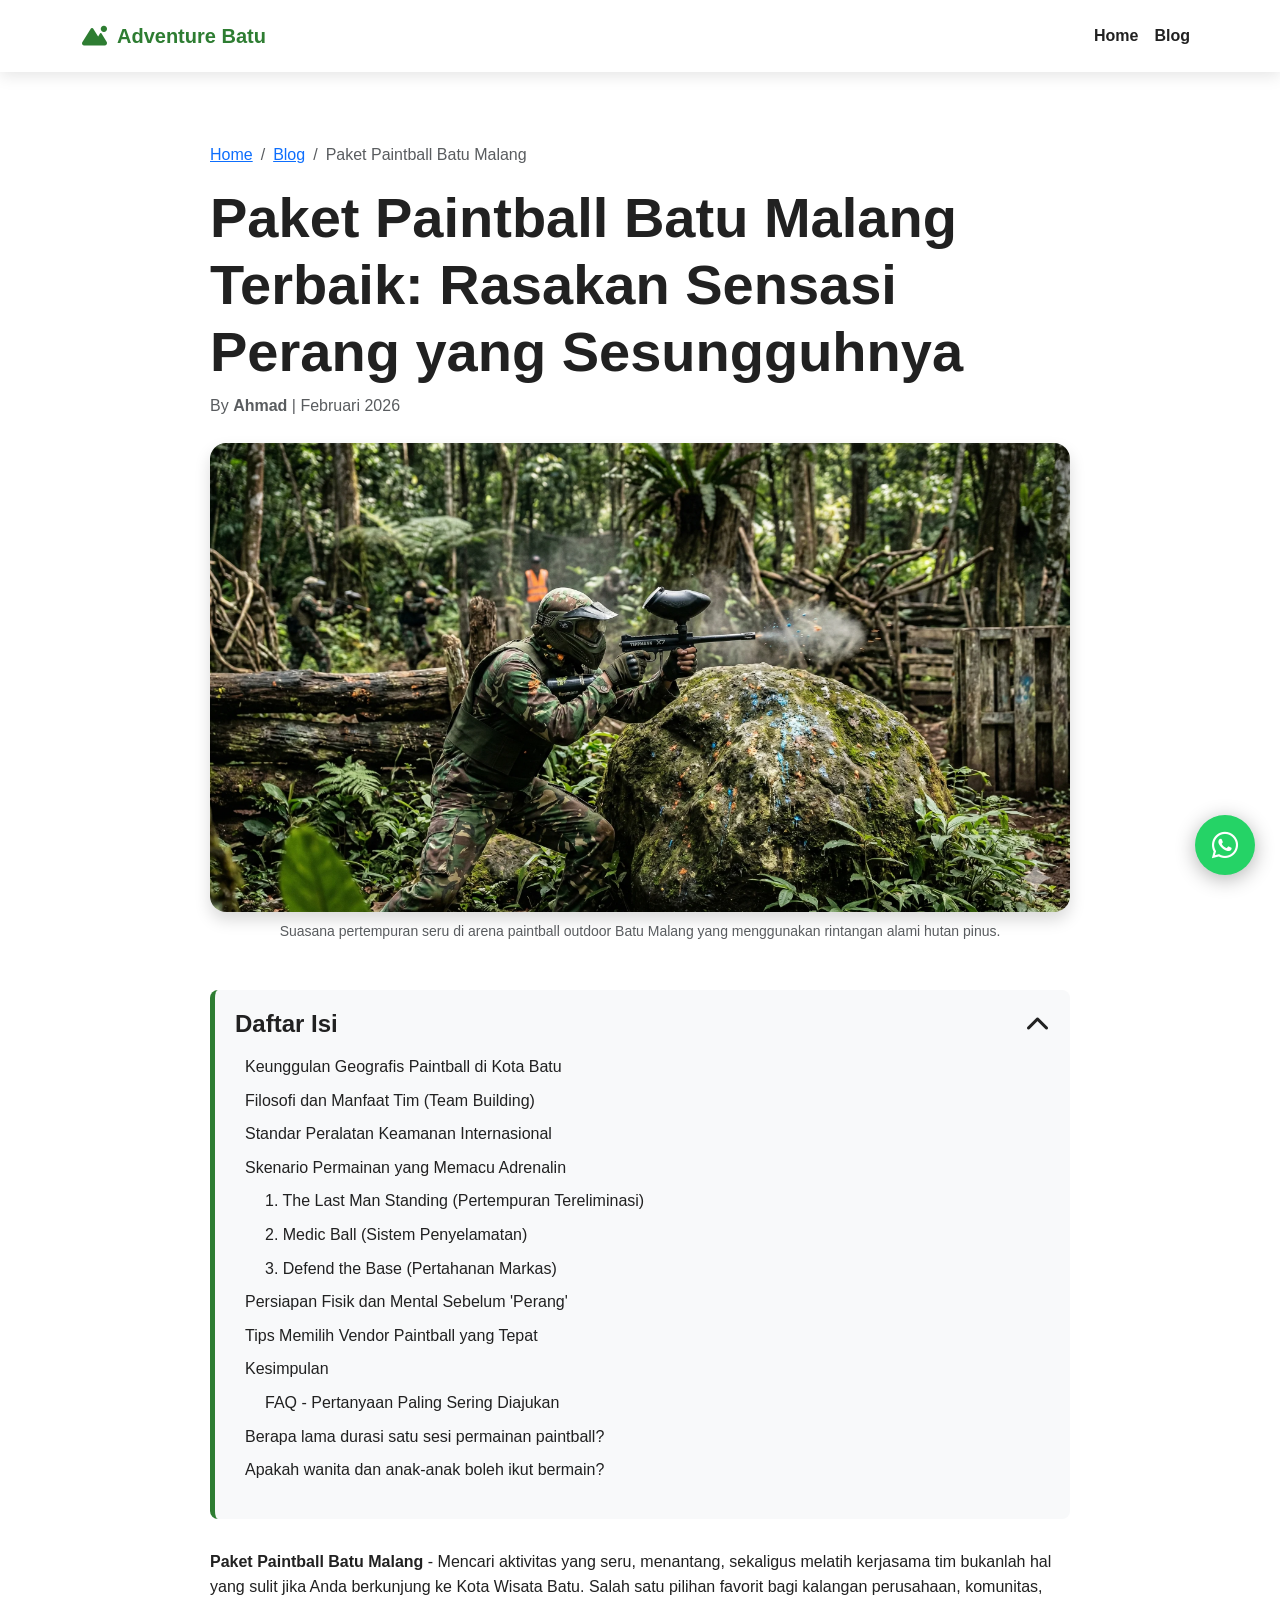
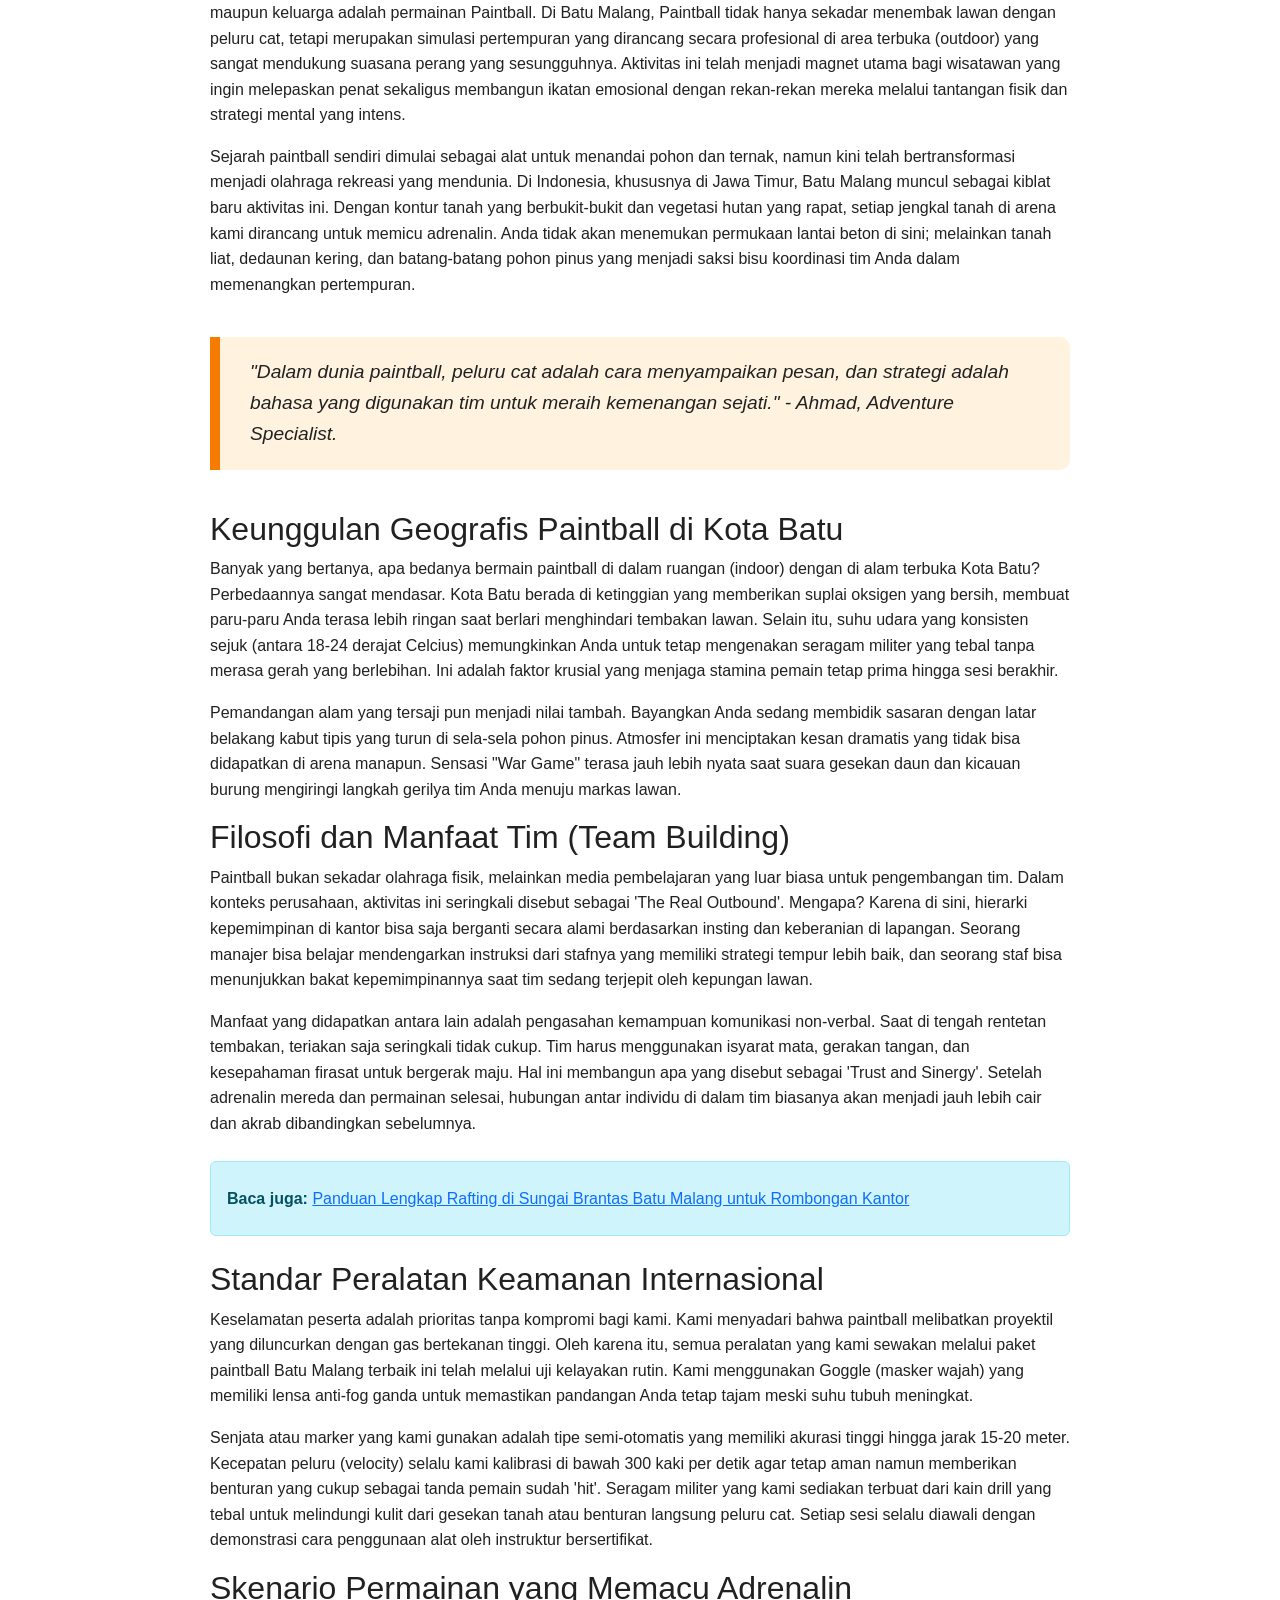
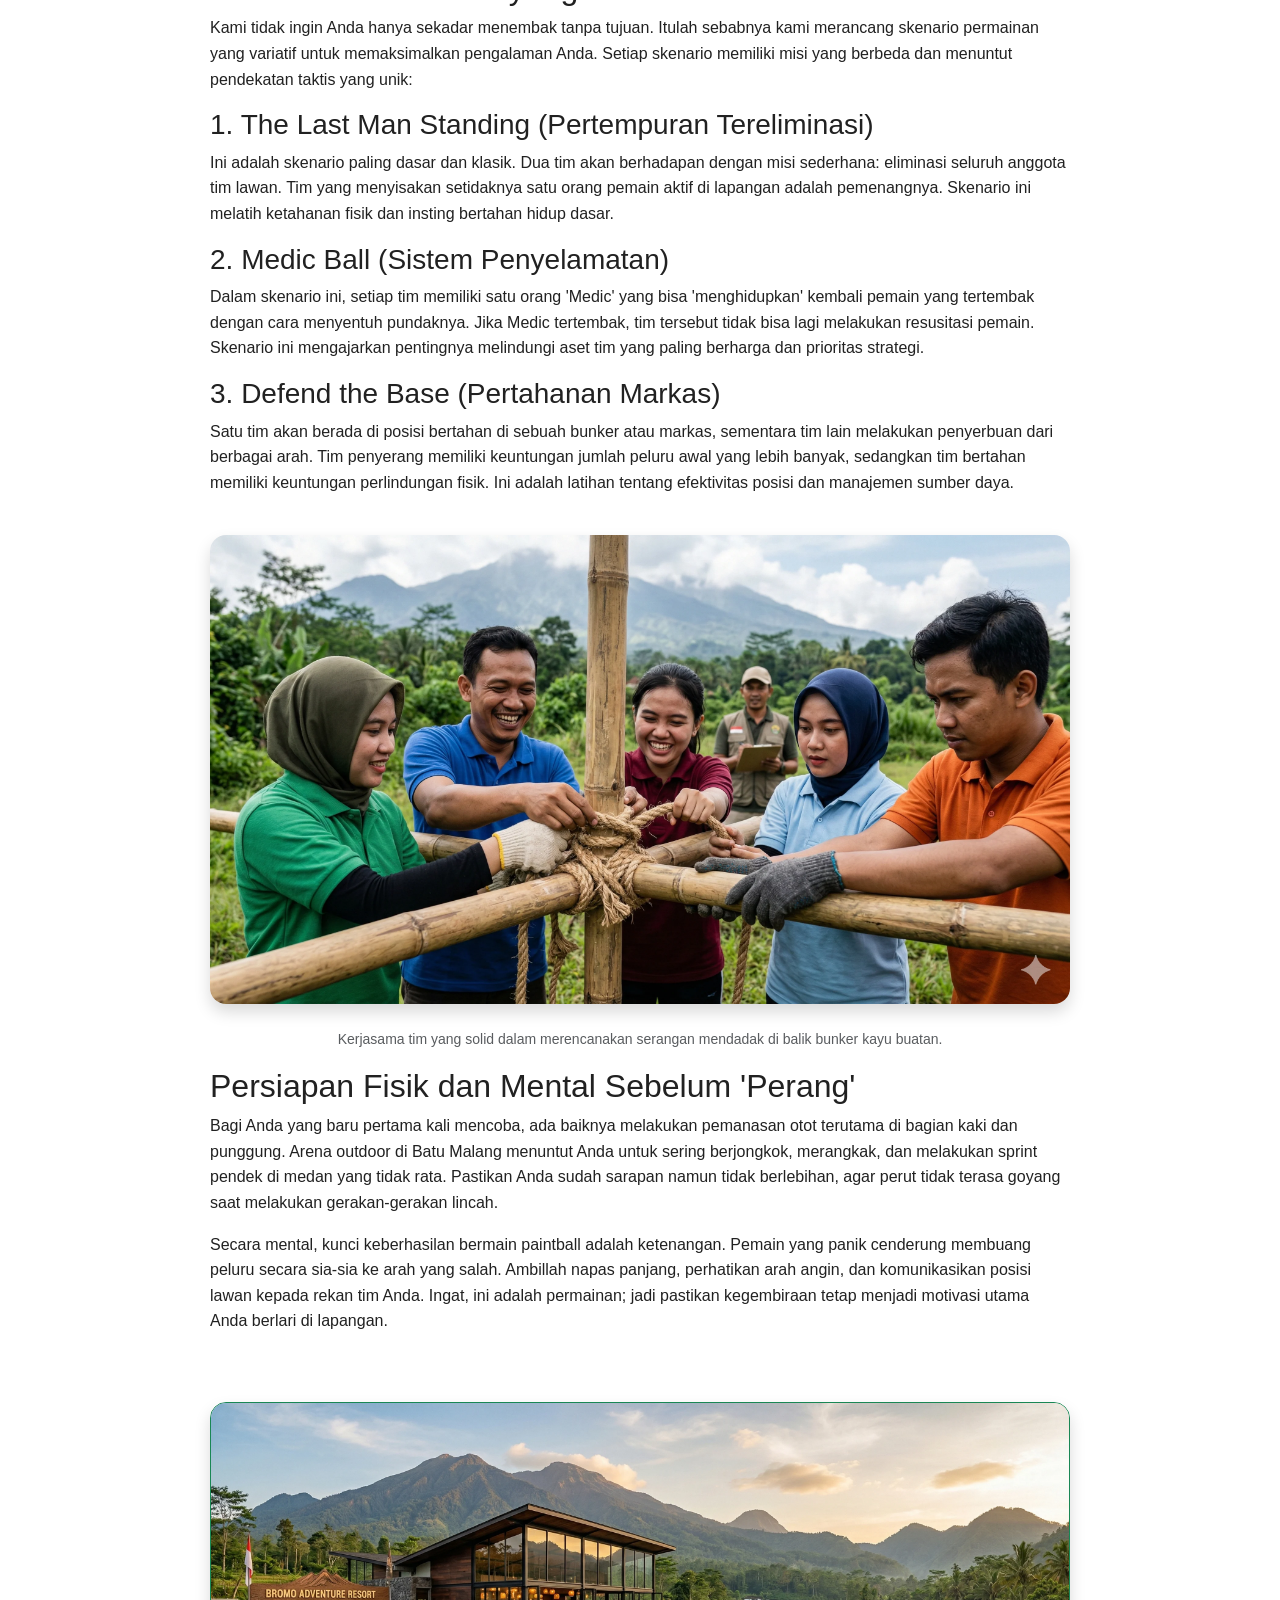
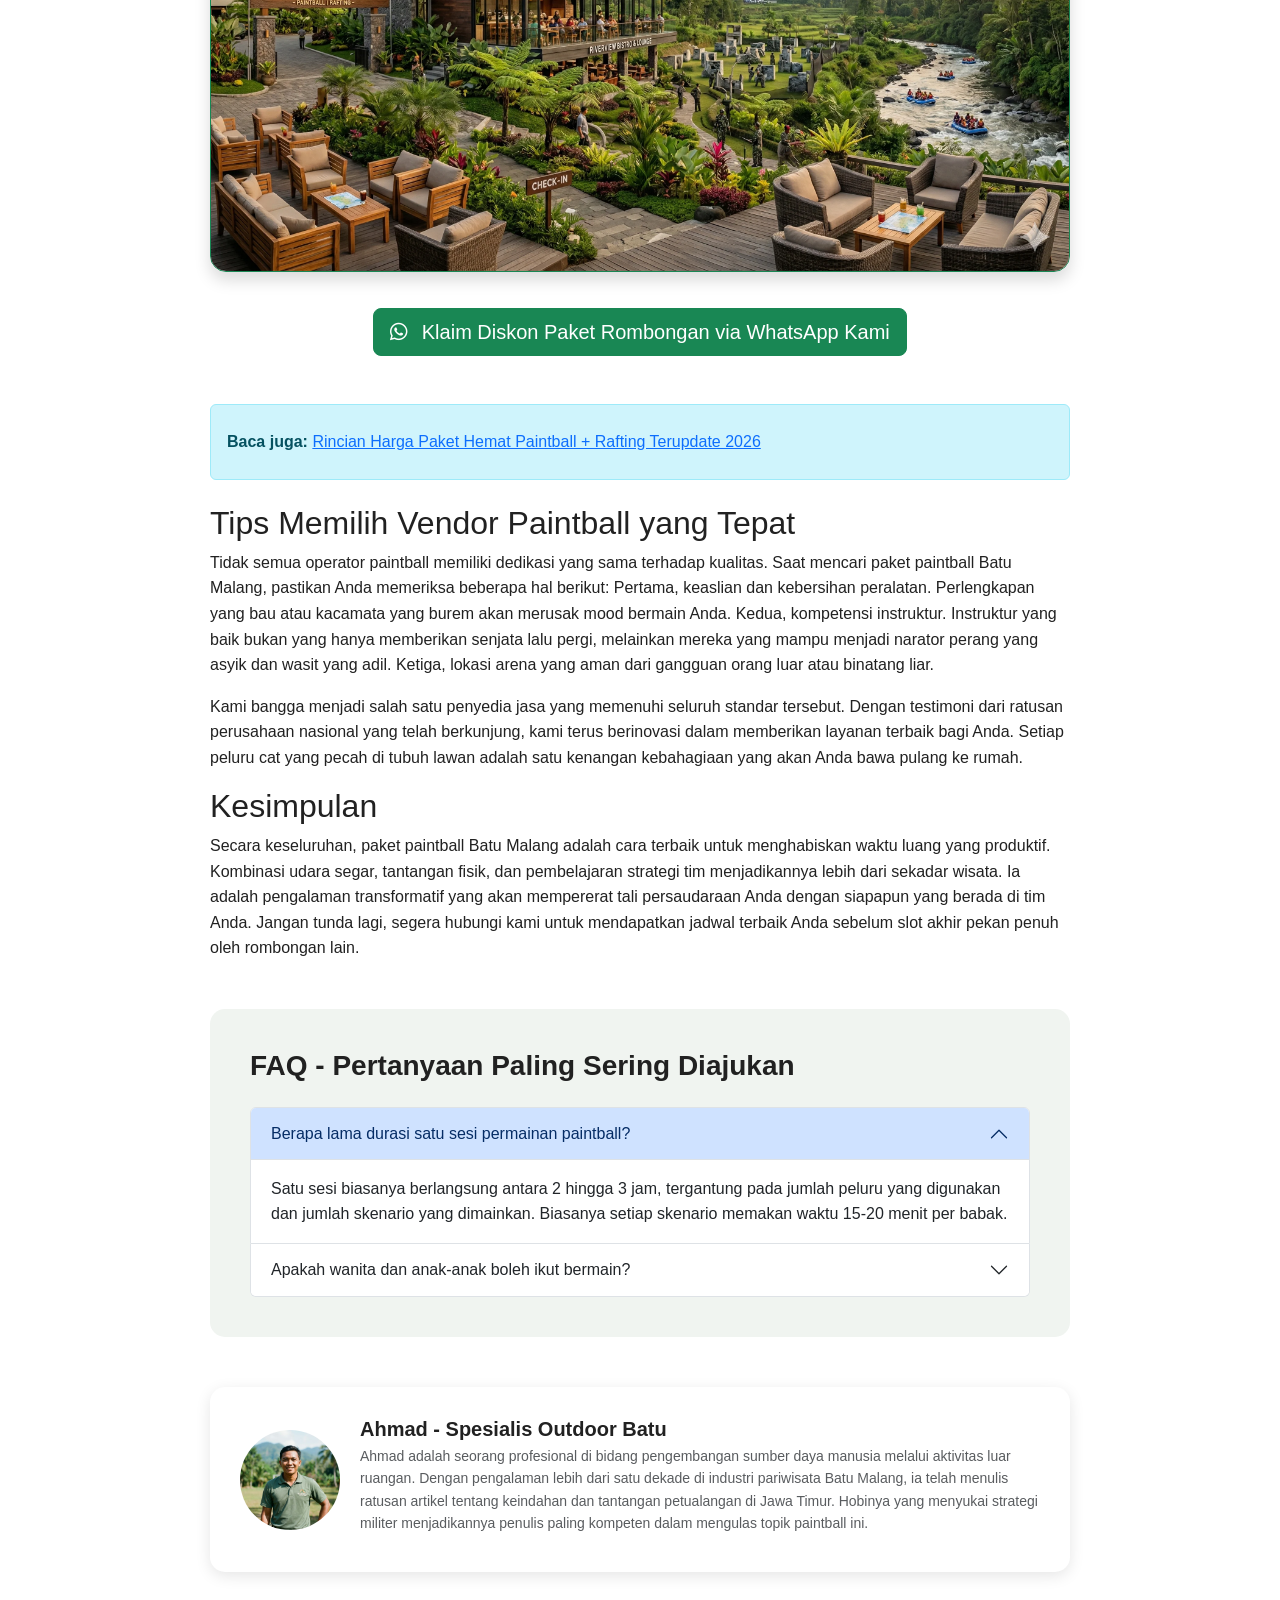
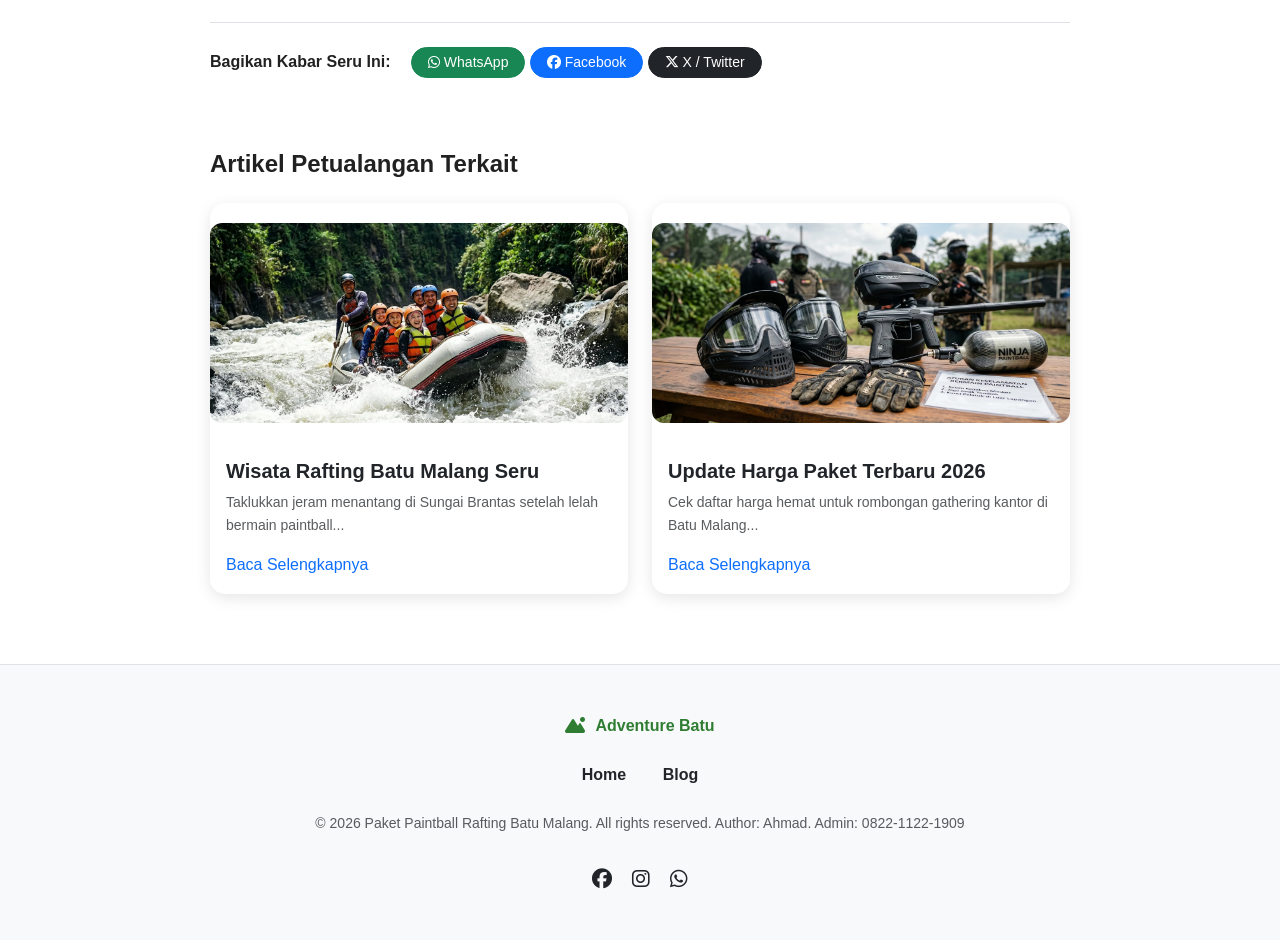
<file: paket-paintball-batu-malang-terbaik.html>
<!DOCTYPE html>
<html lang="id">
<head>
    <meta charset="UTF-8">
    <meta name="viewport" content="width=device-width, initial-scale=1.0, maximum-scale=1.0, user-scalable=no">
    <title>Paket Paintball Batu Malang Terbaik: Rasakan Sensasi Perang yang Sesungguhnya</title>
    <meta name="description" content="Temukan paket paintball terbaik di Batu Malang. Panduan lengkap harga, fasilitas, dan tips untuk gathering kantor atau komunitas. Nikmati keseruan tanpa batas di alam terbuka dengan standar keamanan internasional.">
    <meta name="keywords" content="paket paintball batu malang, paintball malang murah, outbound paintball batu, harga paintball malang, lokasi paintball batu, wisata adrenalin malang, simulasi perang batu, outbound gathering malang">
    <meta name="author" content="Ahmad">
    <link rel="canonical" href="https://paket-paintballrafting-batumalang.netlify.app/paket-paintball-batu-malang-terbaik.html">

    <!-- Open Graph / SEO -->
    <meta property="og:type" content="article">
    <meta property="og:url" content="https://paket-paintballrafting-batumalang.netlify.app/paket-paintball-batu-malang-terbaik.html">
    <meta property="og:title" content="Paket Paintball Batu Malang Terbaik: Simulasi Perang Profesional">
    <meta property="og:description" content="Rasakan sensasi perang sesungguhnya di tengah hutan pinus Batu Malang. Paket lengkap dengan fasilitas premium.">
    <meta property="og:image" content="https://paket-paintballrafting-batumalang.netlify.app/img/paintball.webp">

    <!-- Twitter -->
    <meta property="twitter:card" content="summary_large_image">
    <meta property="twitter:title" content="Paket Paintball Batu Malang Terbaik">
    <meta property="twitter:description" content="Temukan paket paintball terbaik di Batu Malang. Panduan harga dan fasilitas lengkap.">
    <meta property="twitter:image" content="https://paket-paintballrafting-batumalang.netlify.app/img/paintball.webp">

    <!-- Stylesheets -->
    <link href="https://cdn.jsdelivr.net/npm/bootstrap@5.3.0/dist/css/bootstrap.min.css" rel="stylesheet">
    <link rel="stylesheet" href="https://cdnjs.cloudflare.com/ajax/libs/font-awesome/6.4.0/css/all.min.css">
    <link rel="stylesheet" href="css/style.css">
    <link rel="icon" type="image/x-icon" href="img/favicon.ico">

    <!-- Schema.org Markup for AI Overview -->
    <script type="application/ld+json">
    {
      "@context": "https://schema.org",
      "@type": "Article",
      "headline": "Paket Paintball Batu Malang Terbaik: Rasakan Sensasi Perang yang Sesungguhnya",
      "image": {
        "@type": "ImageObject",
        "url": "https://paket-paintballrafting-batumalang.netlify.app/img/paintball.webp",
        "width": 1200,
        "height": 600
      },
      "author": {
        "@type": "Person",
        "name": "Ahmad"
      },
      "publisher": {
        "@type": "Organization",
        "name": "Adventure Batu Malang",
        "logo": {
          "@type": "ImageObject",
          "url": "https://paket-paintballrafting-batumalang.netlify.app/img/author.png"
        }
      },
      "datePublished": "2026-02-27",
      "dateModified": "2026-02-27",
      "mainEntityOfPage": {
        "@type": "WebPage",
        "@id": "https://paket-paintballrafting-batumalang.netlify.app/paket-paintball-batu-malang-terbaik.html"
      },
      "description": "Temukan paket paintball terbaik di Batu Malang. Panduan lengkap harga, fasilitas, dan tips untuk gathering kantor atau komunitas."
    }
    </script>
</head>
<body oncontextmenu="return false;">

    <!-- Navbar -->
    <nav class="navbar navbar-expand-lg sticky-top">
        <div class="container">
            <a class="navbar-brand" href="index.html">
                <i class="fas fa-mountain-sun"></i> Adventure Batu
            </a>
            <button class="navbar-toggler border-0" type="button" data-bs-toggle="collapse" data-bs-target="#navbarNav">
                <span class="navbar-toggler-icon"></span>
            </button>
            <div class="collapse navbar-collapse" id="navbarNav">
                <ul class="navbar-nav ms-auto">
                    <li class="nav-item">
                        <a class="nav-link" href="index.html">Home</a>
                    </li>
                    <li class="nav-item">
                        <a class="nav-link" href="blog.html">Blog</a>
                    </li>
                </ul>
            </div>
        </div>
    </nav>

    <!-- Article Content -->
    <main class="article-container">
        <header class="mb-5">
            <nav aria-label="breadcrumb">
                <ol class="breadcrumb">
                    <li class="breadcrumb-item"><a href="index.html">Home</a></li>
                    <li class="breadcrumb-item"><a href="blog.html">Blog</a></li>
                    <li class="breadcrumb-item active" aria-current="page">Paket Paintball Batu Malang</li>
                </ol>
            </nav>
            <h1 class="display-4 fw-bold">Paket Paintball Batu Malang Terbaik: Rasakan Sensasi Perang yang Sesungguhnya</h1>
            <div class="text-muted mb-4">
                <span>By <strong>Ahmad</strong></span> | <span>Februari 2026</span>
            </div>
            <img src="img/paintball.webp" class="img-fluid rounded-4 shadow mb-2" alt="Paintball War Game Batu Malang" width="1200" height="600" loading="lazy">
            <p class="text-center text-muted small">Suasana pertempuran seru di arena paintball outdoor Batu Malang yang menggunakan rintangan alami hutan pinus.</p>
        </header>

        <!-- TOC Box -->
        <div class="toc" id="tocBox">
            <h4 id="tocHeader" class="fw-bold">Daftar Isi <i class="fas fa-chevron-up"></i></h4>
            <div id="tocContent" class="toc-content">
                <!-- Smart Loaded by JavaScript -->
            </div>
        </div>

        <div class="article-content">
            <p><strong>Paket Paintball Batu Malang</strong> - Mencari aktivitas yang seru, menantang, sekaligus melatih kerjasama tim bukanlah hal yang sulit jika Anda berkunjung ke Kota Wisata Batu. Salah satu pilihan favorit bagi kalangan perusahaan, komunitas, maupun keluarga adalah permainan Paintball. Di Batu Malang, Paintball tidak hanya sekadar menembak lawan dengan peluru cat, tetapi merupakan simulasi pertempuran yang dirancang secara profesional di area terbuka (outdoor) yang sangat mendukung suasana perang yang sesungguhnya. Aktivitas ini telah menjadi magnet utama bagi wisatawan yang ingin melepaskan penat sekaligus membangun ikatan emosional dengan rekan-rekan mereka melalui tantangan fisik dan strategi mental yang intens.</p>

            <p>Sejarah paintball sendiri dimulai sebagai alat untuk menandai pohon dan ternak, namun kini telah bertransformasi menjadi olahraga rekreasi yang mendunia. Di Indonesia, khususnya di Jawa Timur, Batu Malang muncul sebagai kiblat baru aktivitas ini. Dengan kontur tanah yang berbukit-bukit dan vegetasi hutan yang rapat, setiap jengkal tanah di arena kami dirancang untuk memicu adrenalin. Anda tidak akan menemukan permukaan lantai beton di sini; melainkan tanah liat, dedaunan kering, dan batang-batang pohon pinus yang menjadi saksi bisu koordinasi tim Anda dalam memenangkan pertempuran.</p>

            <blockquote>
                "Dalam dunia paintball, peluru cat adalah cara menyampaikan pesan, dan strategi adalah bahasa yang digunakan tim untuk meraih kemenangan sejati." - Ahmad, Adventure Specialist.
            </blockquote>

            <h2>Keunggulan Geografis Paintball di Kota Batu</h2>
            <p>Banyak yang bertanya, apa bedanya bermain paintball di dalam ruangan (indoor) dengan di alam terbuka Kota Batu? Perbedaannya sangat mendasar. Kota Batu berada di ketinggian yang memberikan suplai oksigen yang bersih, membuat paru-paru Anda terasa lebih ringan saat berlari menghindari tembakan lawan. Selain itu, suhu udara yang konsisten sejuk (antara 18-24 derajat Celcius) memungkinkan Anda untuk tetap mengenakan seragam militer yang tebal tanpa merasa gerah yang berlebihan. Ini adalah faktor krusial yang menjaga stamina pemain tetap prima hingga sesi berakhir.</p>
            <p>Pemandangan alam yang tersaji pun menjadi nilai tambah. Bayangkan Anda sedang membidik sasaran dengan latar belakang kabut tipis yang turun di sela-sela pohon pinus. Atmosfer ini menciptakan kesan dramatis yang tidak bisa didapatkan di arena manapun. Sensasi "War Game" terasa jauh lebih nyata saat suara gesekan daun dan kicauan burung mengiringi langkah gerilya tim Anda menuju markas lawan.</p>

            <h2>Filosofi dan Manfaat Tim (Team Building)</h2>
            <p>Paintball bukan sekadar olahraga fisik, melainkan media pembelajaran yang luar biasa untuk pengembangan tim. Dalam konteks perusahaan, aktivitas ini seringkali disebut sebagai 'The Real Outbound'. Mengapa? Karena di sini, hierarki kepemimpinan di kantor bisa saja berganti secara alami berdasarkan insting dan keberanian di lapangan. Seorang manajer bisa belajar mendengarkan instruksi dari stafnya yang memiliki strategi tempur lebih baik, dan seorang staf bisa menunjukkan bakat kepemimpinannya saat tim sedang terjepit oleh kepungan lawan.</p>
            <p>Manfaat yang didapatkan antara lain adalah pengasahan kemampuan komunikasi non-verbal. Saat di tengah rentetan tembakan, teriakan saja seringkali tidak cukup. Tim harus menggunakan isyarat mata, gerakan tangan, dan kesepahaman firasat untuk bergerak maju. Hal ini membangun apa yang disebut sebagai 'Trust and Sinergy'. Setelah adrenalin mereda dan permainan selesai, hubungan antar individu di dalam tim biasanya akan menjadi jauh lebih cair dan akrab dibandingkan sebelumnya.</p>

            <div class="alert alert-info py-4 my-4">
                <strong>Baca juga:</strong> <a href="wisata-rafting-batu-malang-seru.html">Panduan Lengkap Rafting di Sungai Brantas Batu Malang untuk Rombongan Kantor</a>
            </div>

            <h2>Standar Peralatan Keamanan Internasional</h2>
            <p>Keselamatan peserta adalah prioritas tanpa kompromi bagi kami. Kami menyadari bahwa paintball melibatkan proyektil yang diluncurkan dengan gas bertekanan tinggi. Oleh karena itu, semua peralatan yang kami sewakan melalui paket paintball Batu Malang terbaik ini telah melalui uji kelayakan rutin. Kami menggunakan Goggle (masker wajah) yang memiliki lensa anti-fog ganda untuk memastikan pandangan Anda tetap tajam meski suhu tubuh meningkat.</p>
            <p>Senjata atau marker yang kami gunakan adalah tipe semi-otomatis yang memiliki akurasi tinggi hingga jarak 15-20 meter. Kecepatan peluru (velocity) selalu kami kalibrasi di bawah 300 kaki per detik agar tetap aman namun memberikan benturan yang cukup sebagai tanda pemain sudah 'hit'. Seragam militer yang kami sediakan terbuat dari kain drill yang tebal untuk melindungi kulit dari gesekan tanah atau benturan langsung peluru cat. Setiap sesi selalu diawali dengan demonstrasi cara penggunaan alat oleh instruktur bersertifikat.</p>

            <h2>Skenario Permainan yang Memacu Adrenalin</h2>
            <p>Kami tidak ingin Anda hanya sekadar menembak tanpa tujuan. Itulah sebabnya kami merancang skenario permainan yang variatif untuk memaksimalkan pengalaman Anda. Setiap skenario memiliki misi yang berbeda dan menuntut pendekatan taktis yang unik:</p>
            <h3>1. The Last Man Standing (Pertempuran Tereliminasi)</h3>
            <p>Ini adalah skenario paling dasar dan klasik. Dua tim akan berhadapan dengan misi sederhana: eliminasi seluruh anggota tim lawan. Tim yang menyisakan setidaknya satu orang pemain aktif di lapangan adalah pemenangnya. Skenario ini melatih ketahanan fisik dan insting bertahan hidup dasar.</p>
            <h3>2. Medic Ball (Sistem Penyelamatan)</h3>
            <p>Dalam skenario ini, setiap tim memiliki satu orang 'Medic' yang bisa 'menghidupkan' kembali pemain yang tertembak dengan cara menyentuh pundaknya. Jika Medic tertembak, tim tersebut tidak bisa lagi melakukan resusitasi pemain. Skenario ini mengajarkan pentingnya melindungi aset tim yang paling berharga dan prioritas strategi.</p>
            <h3>3. Defend the Base (Pertahanan Markas)</h3>
            <p>Satu tim akan berada di posisi bertahan di sebuah bunker atau markas, sementara tim lain melakukan penyerbuan dari berbagai arah. Tim penyerang memiliki keuntungan jumlah peluru awal yang lebih banyak, sedangkan tim bertahan memiliki keuntungan perlindungan fisik. Ini adalah latihan tentang efektivitas posisi dan manajemen sumber daya.</p>

            <img src="img/kerjasama.webp" class="img-fluid rounded-4 shadow my-4" alt="Strategi Tim Paintball" width="800" height="500" loading="lazy">
            <p class="text-center text-muted small">Kerjasama tim yang solid dalam merencanakan serangan mendadak di balik bunker kayu buatan.</p>

            <h2>Persiapan Fisik dan Mental Sebelum 'Perang'</h2>
            <p>Bagi Anda yang baru pertama kali mencoba, ada baiknya melakukan pemanasan otot terutama di bagian kaki dan punggung. Arena outdoor di Batu Malang menuntut Anda untuk sering berjongkok, merangkak, dan melakukan sprint pendek di medan yang tidak rata. Pastikan Anda sudah sarapan namun tidak berlebihan, agar perut tidak terasa goyang saat melakukan gerakan-gerakan lincah.</p>
            <p>Secara mental, kunci keberhasilan bermain paintball adalah ketenangan. Pemain yang panik cenderung membuang peluru secara sia-sia ke arah yang salah. Ambillah napas panjang, perhatikan arah angin, dan komunikasikan posisi lawan kepada rekan tim Anda. Ingat, ini adalah permainan; jadi pastikan kegembiraan tetap menjadi motivasi utama Anda berlari di lapangan.</p>

            <div class="promotional-banner text-center my-5">
                <a href="https://wa.me/6282211221909" target="_blank">
                    <img src="img/view.webp" class="img-fluid rounded-4 shadow border border-success" alt="Penawaran Khusus Paintball" width="1200" height="400" loading="lazy">
                    <div class="mt-3">
                        <span class="btn btn-success btn-lg"><i class="fab fa-whatsapp me-2"></i> Klaim Diskon Paket Rombongan via WhatsApp Kami</span>
                    </div>
                </a>
            </div>

            <div class="alert alert-info py-4 my-4">
                <strong>Baca juga:</strong> <a href="harga-paket-paintball-rafting-batu-malang.html">Rincian Harga Paket Hemat Paintball + Rafting Terupdate 2026</a>
            </div>

            <h2>Tips Memilih Vendor Paintball yang Tepat</h2>
            <p>Tidak semua operator paintball memiliki dedikasi yang sama terhadap kualitas. Saat mencari paket paintball Batu Malang, pastikan Anda memeriksa beberapa hal berikut: Pertama, keaslian dan kebersihan peralatan. Perlengkapan yang bau atau kacamata yang burem akan merusak mood bermain Anda. Kedua, kompetensi instruktur. Instruktur yang baik bukan yang hanya memberikan senjata lalu pergi, melainkan mereka yang mampu menjadi narator perang yang asyik dan wasit yang adil. Ketiga, lokasi arena yang aman dari gangguan orang luar atau binatang liar.</p>
            <p>Kami bangga menjadi salah satu penyedia jasa yang memenuhi seluruh standar tersebut. Dengan testimoni dari ratusan perusahaan nasional yang telah berkunjung, kami terus berinovasi dalam memberikan layanan terbaik bagi Anda. Setiap peluru cat yang pecah di tubuh lawan adalah satu kenangan kebahagiaan yang akan Anda bawa pulang ke rumah.</p>

            <h2>Kesimpulan</h2>
            <p>Secara keseluruhan, paket paintball Batu Malang adalah cara terbaik untuk menghabiskan waktu luang yang produktif. Kombinasi udara segar, tantangan fisik, dan pembelajaran strategi tim menjadikannya lebih dari sekadar wisata. Ia adalah pengalaman transformatif yang akan mempererat tali persaudaraan Anda dengan siapapun yang berada di tim Anda. Jangan tunda lagi, segera hubungi kami untuk mendapatkan jadwal terbaik Anda sebelum slot akhir pekan penuh oleh rombongan lain.</p>

            <div class="faq-section mt-5">
                <h3 class="fw-bold mb-4">FAQ - Pertanyaan Paling Sering Diajukan</h3>
                <div class="accordion" id="faqAccordion">
                    <div class="accordion-item">
                        <h2 class="accordion-header">
                            <button class="accordion-button" type="button" data-bs-toggle="collapse" data-bs-target="#faq1">
                                Berapa lama durasi satu sesi permainan paintball?
                            </button>
                        </h2>
                        <div id="faq1" class="accordion-collapse collapse show" data-bs-parent="#faqAccordion">
                            <div class="accordion-body">
                                Satu sesi biasanya berlangsung antara 2 hingga 3 jam, tergantung pada jumlah peluru yang digunakan dan jumlah skenario yang dimainkan. Biasanya setiap skenario memakan waktu 15-20 menit per babak.
                            </div>
                        </div>
                    </div>
                    <div class="accordion-item">
                        <h2 class="accordion-header">
                            <button class="accordion-button collapsed" type="button" data-bs-toggle="collapse" data-bs-target="#faq2">
                                Apakah wanita dan anak-anak boleh ikut bermain?
                            </button>
                        </h2>
                        <div id="faq2" class="accordion-collapse collapse" data-bs-parent="#faqAccordion">
                            <div class="accordion-body">
                                Tentu saja boleh! Paintball adalah olahraga inklusif. Untuk anak-anak, minimal usia adalah 12 tahun agar postur tubuh memadai untuk memegang senjata dengan aman. Kami juga menyediakan pelindung dada khusus bagi peserta wanita demi kenyamanan ekstra.
                            </div>
                        </div>
                    </div>
                </div>
            </div>

            <div class="author-bio mt-5">
                <img src="img/author.png" alt="Penulis Ahmad Profesional" width="100" height="100" loading="lazy">
                <div>
                    <h5 class="fw-bold mb-1">Ahmad - Spesialis Outdoor Batu</h5>
                    <p class="text-muted small mb-2">Ahmad adalah seorang profesional di bidang pengembangan sumber daya manusia melalui aktivitas luar ruangan. Dengan pengalaman lebih dari satu dekade di industri pariwisata Batu Malang, ia telah menulis ratusan artikel tentang keindahan dan tantangan petualangan di Jawa Timur. Hobinya yang menyukai strategi militer menjadikannya penulis paling kompeten dalam mengulas topik paintball ini.</p>
                </div>
            </div>

            <div class="share-section mt-4 py-4 border-top">
                <span class="me-3 fw-bold">Bagikan Kabar Seru Ini:</span>
                <button onclick="shareTo('whatsapp')" class="btn btn-success btn-sm rounded-pill px-3"><i class="fab fa-whatsapp"></i> WhatsApp</button>
                <button onclick="shareTo('facebook')" class="btn btn-primary btn-sm rounded-pill px-3"><i class="fab fa-facebook"></i> Facebook</button>
                <button onclick="shareTo('twitter')" class="btn btn-dark btn-sm rounded-pill px-3"><i class="fab fa-x-twitter"></i> X / Twitter</button>
            </div>

            <div class="related-articles mt-5">
                <h4 class="fw-bold mb-4">Artikel Petualangan Terkait</h4>
                <div class="row g-4">
                    <div class="col-md-6">
                        <div class="card h-100 card-article">
                            <img src="img/rafting.webp" class="card-img-top" alt="Wisata Rafting Batu" width="400" height="250" loading="lazy">
                            <div class="card-body">
                                <h5 class="fw-bold">Wisata Rafting Batu Malang Seru</h5>
                                <p class="text-muted small">Taklukkan jeram menantang di Sungai Brantas setelah lelah bermain paintball...</p>
                                <a href="wisata-rafting-batu-malang-seru.html" class="stretched-link text-decoration-none">Baca Selengkapnya</a>
                            </div>
                        </div>
                    </div>
                    <div class="col-md-6">
                        <div class="card h-100 card-article">
                            <img src="img/peralatan-paintball.webp" class="card-img-top" alt="Harga Tiket Paintball" width="400" height="250" loading="lazy">
                            <div class="card-body">
                                <h5 class="fw-bold">Update Harga Paket Terbaru 2026</h5>
                                <p class="text-muted small">Cek daftar harga hemat untuk rombongan gathering kantor di Batu Malang...</p>
                                <a href="harga-paket-paintball-rafting-batu-malang.html" class="stretched-link text-decoration-none">Baca Selengkapnya</a>
                            </div>
                        </div>
                    </div>
                </div>
            </div>
        </div>
    </main>

    <!-- Footer -->
    <footer class="py-5 bg-light border-top">
        <div class="container text-center">
            <div class="mb-4">
                <a class="navbar-brand justify-content-center" href="index.html">
                    <i class="fas fa-mountain-sun"></i> Adventure Batu
                </a>
            </div>
            <ul class="list-inline mb-4">
                <li class="list-inline-item mx-3"><a href="index.html" class="text-decoration-none text-dark fw-bold">Home</a></li>
                <li class="list-inline-item mx-3"><a href="blog.html" class="text-decoration-none text-dark fw-bold">Blog</a></li>
            </ul>
            <p class="text-muted small">&copy; 2026 Paket Paintball Rafting Batu Malang. All rights reserved. Author: Ahmad. Admin: 0822-1122-1909</p>
            <div class="social-icons pt-3">
                <a href="#" class="text-dark mx-2" aria-label="Ikuti kami di Facebook"><i class="fab fa-facebook fa-lg"></i></a>
                <a href="#" class="text-dark mx-2" aria-label="Ikuti kami di Instagram"><i class="fab fa-instagram fa-lg"></i></a>
                <a href="https://wa.me/6282211221909" class="text-dark mx-2" aria-label="Chat admin via WhatsApp"><i class="fab fa-whatsapp fa-lg"></i></a>
            </div>
        </div>
    </footer>

    <!-- Floating UI -->
    <a href="https://wa.me/6282211221909" class="floating-wa" target="_blank" aria-label="Tombol WhatsApp Melayang">
        <i class="fab fa-whatsapp"></i>
    </a>
    <button class="floating-top" id="backToTop" aria-label="Kembali ke Atas">
        <i class="fas fa-chevron-up"></i>
    </button>

    <!-- Scripts -->
    <script src="https://cdn.jsdelivr.net/npm/bootstrap@5.3.0/dist/js/bootstrap.bundle.min.js"></script>
    <script src="js/script.js"></script>
</body>
</html>
</file>
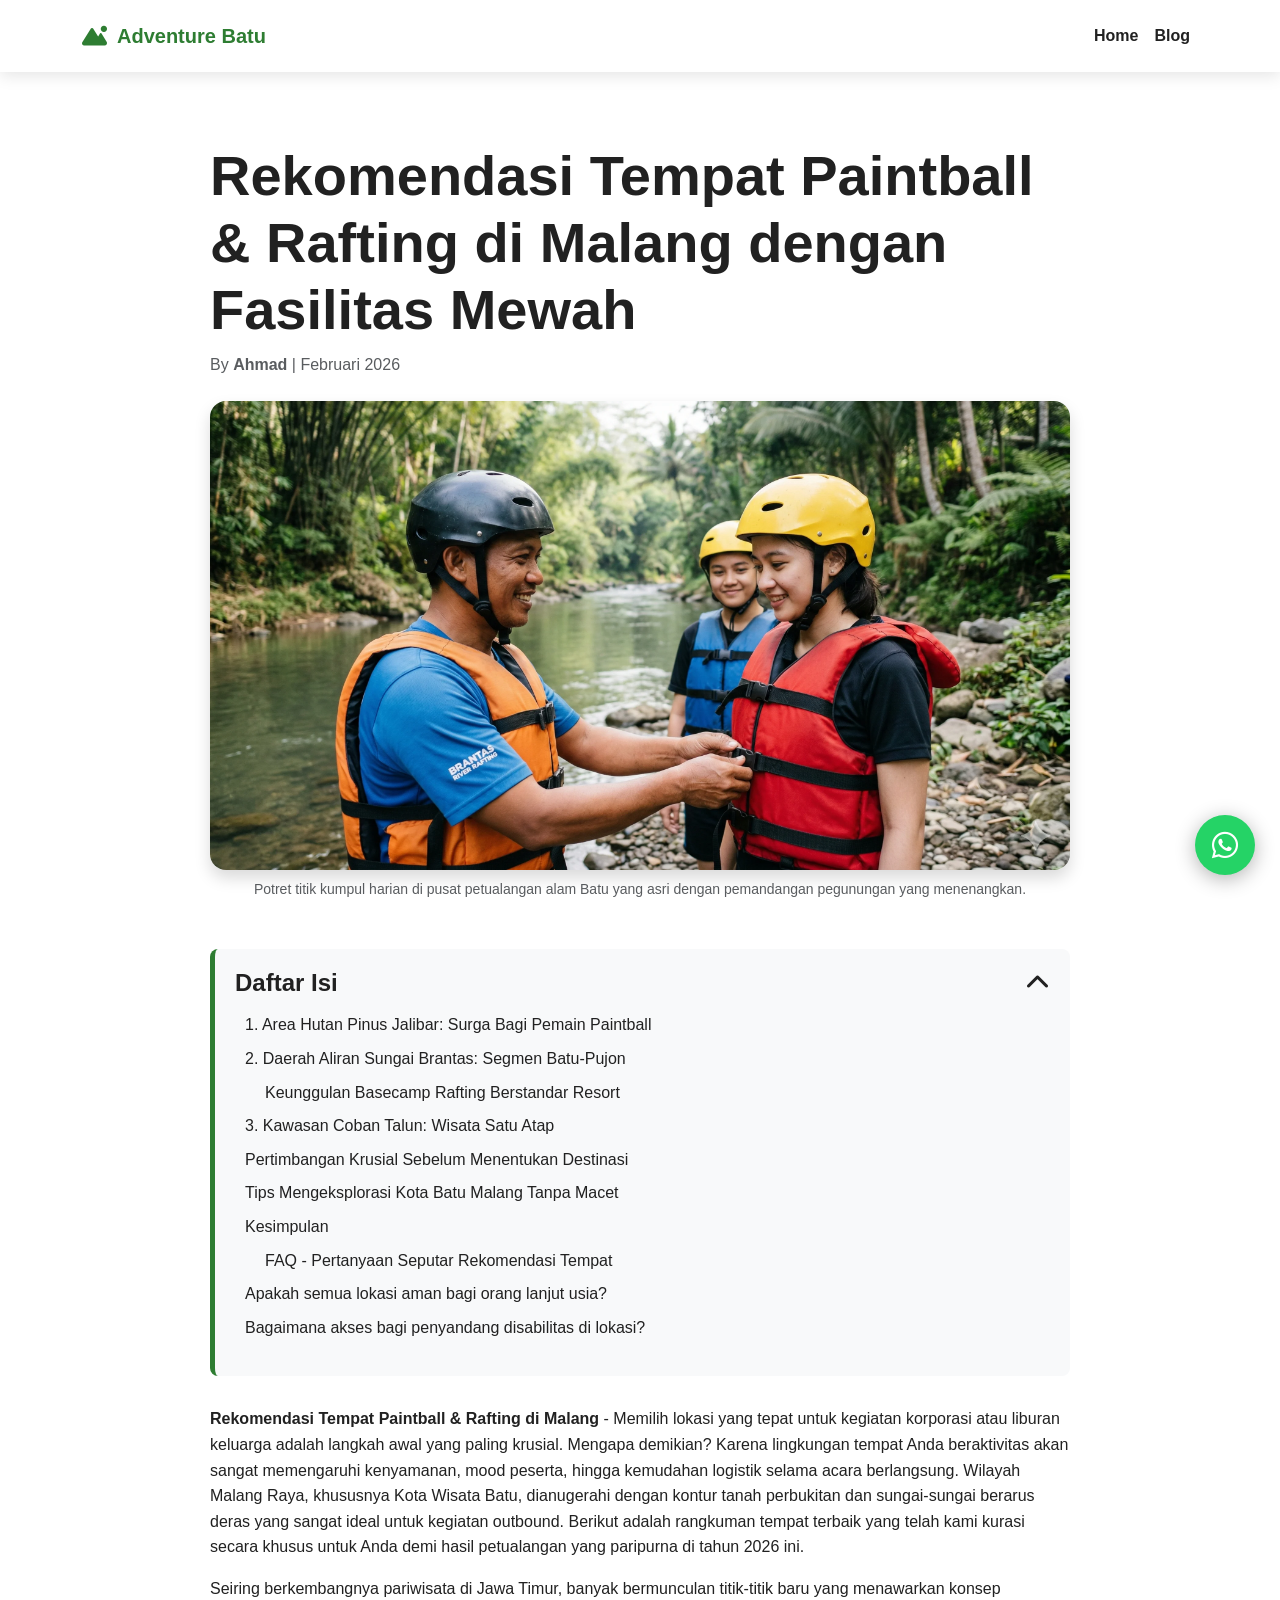
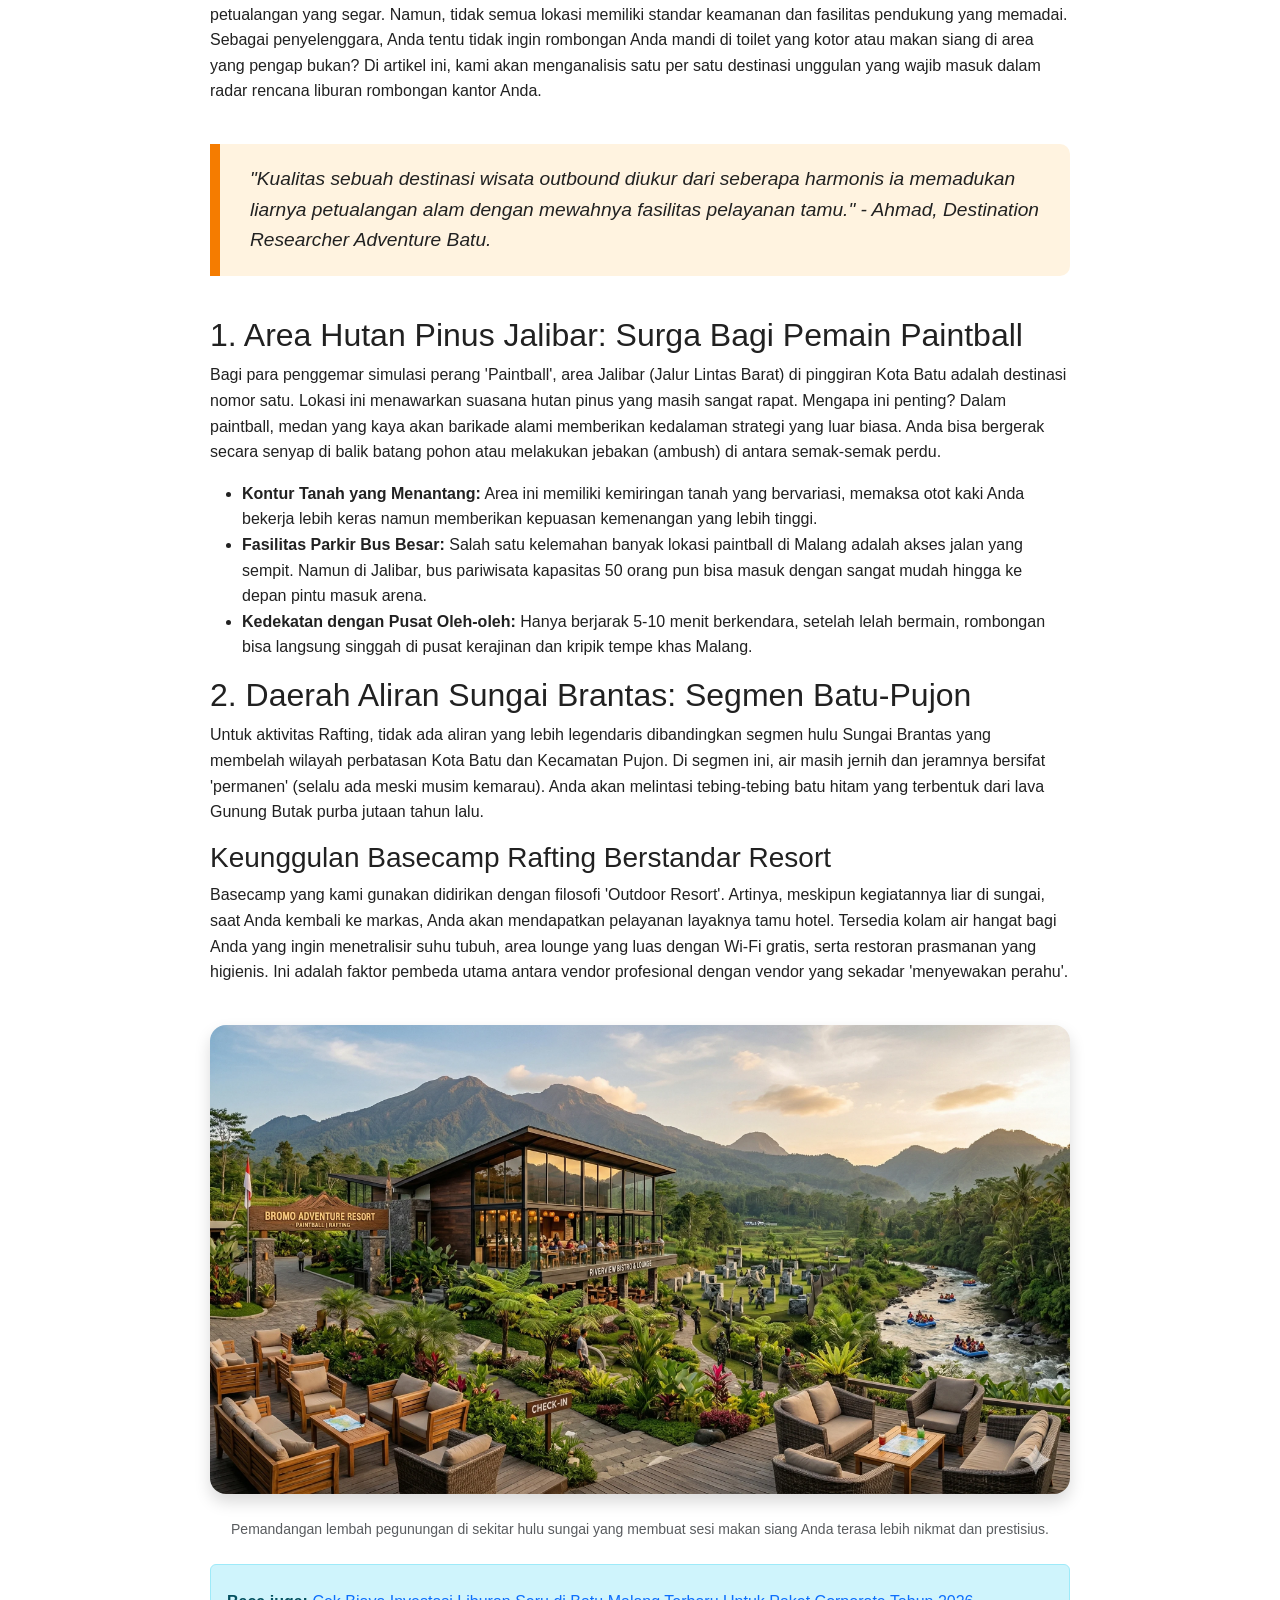
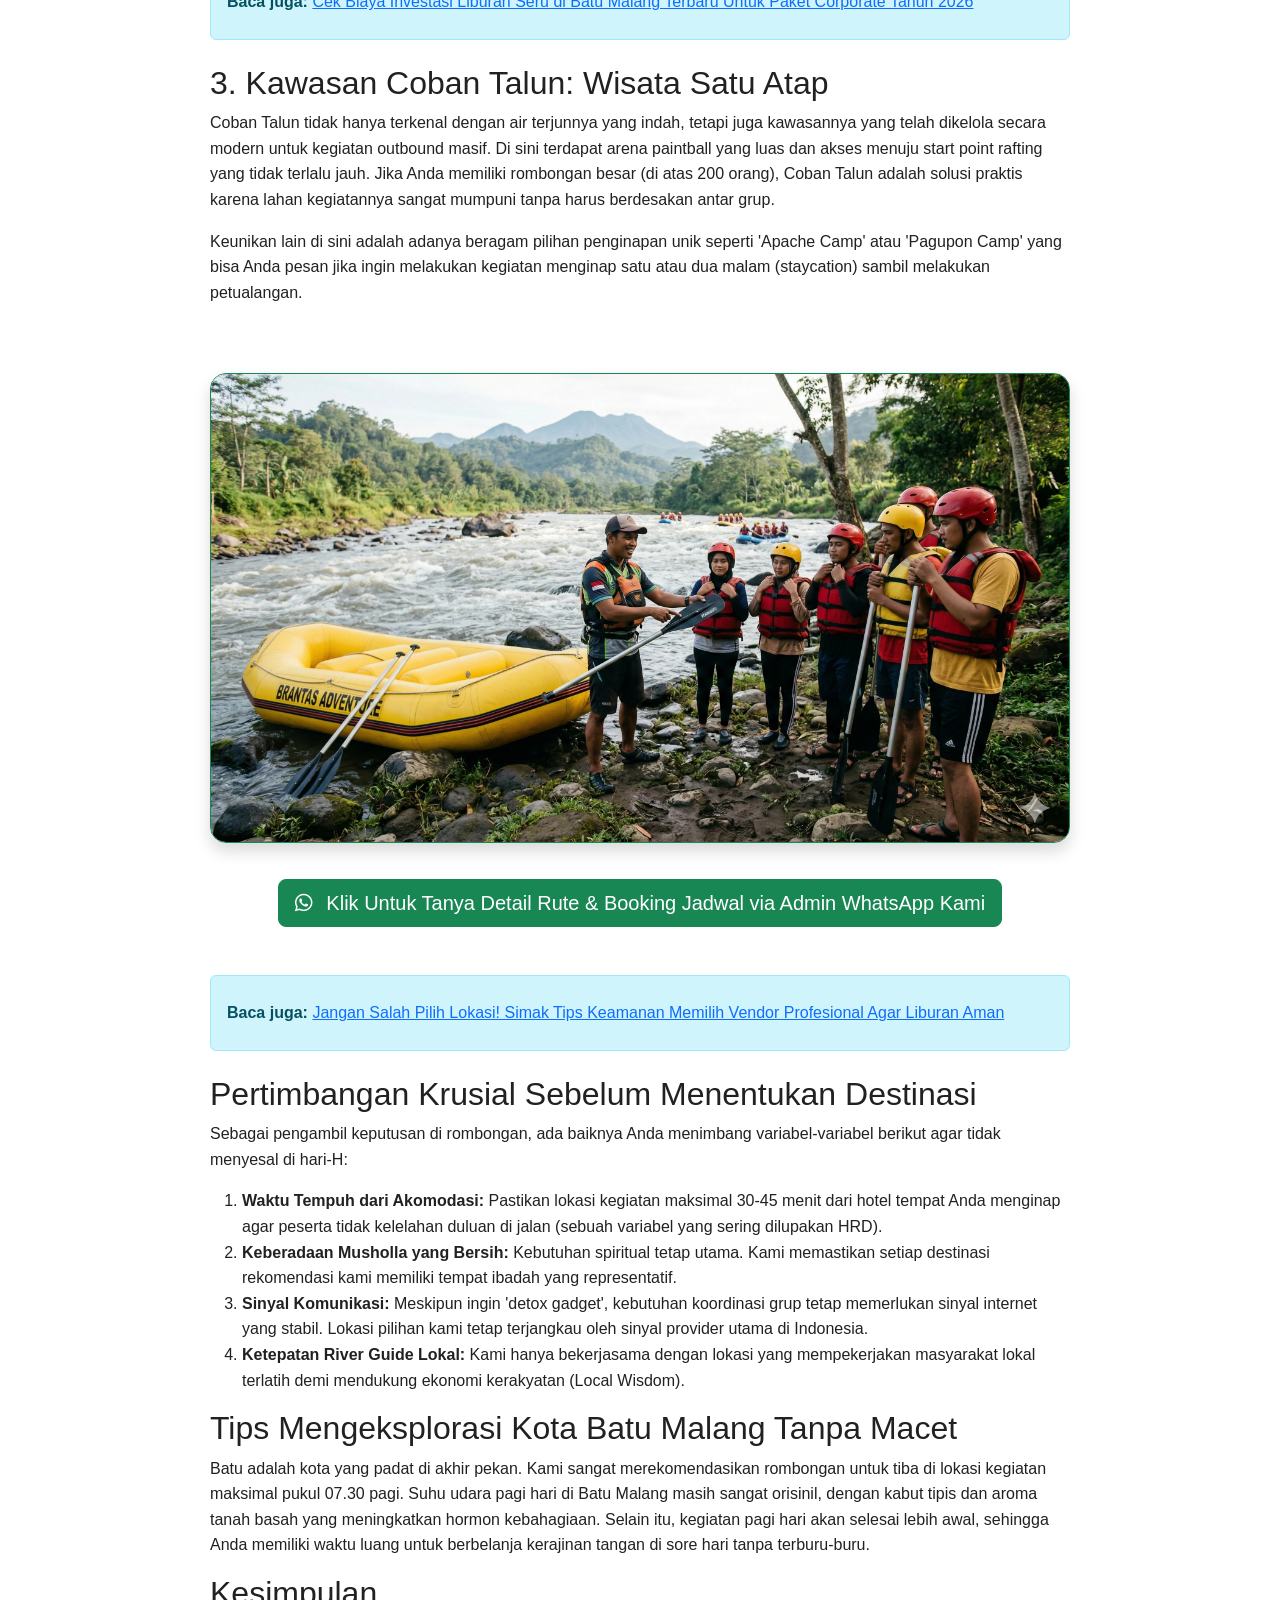
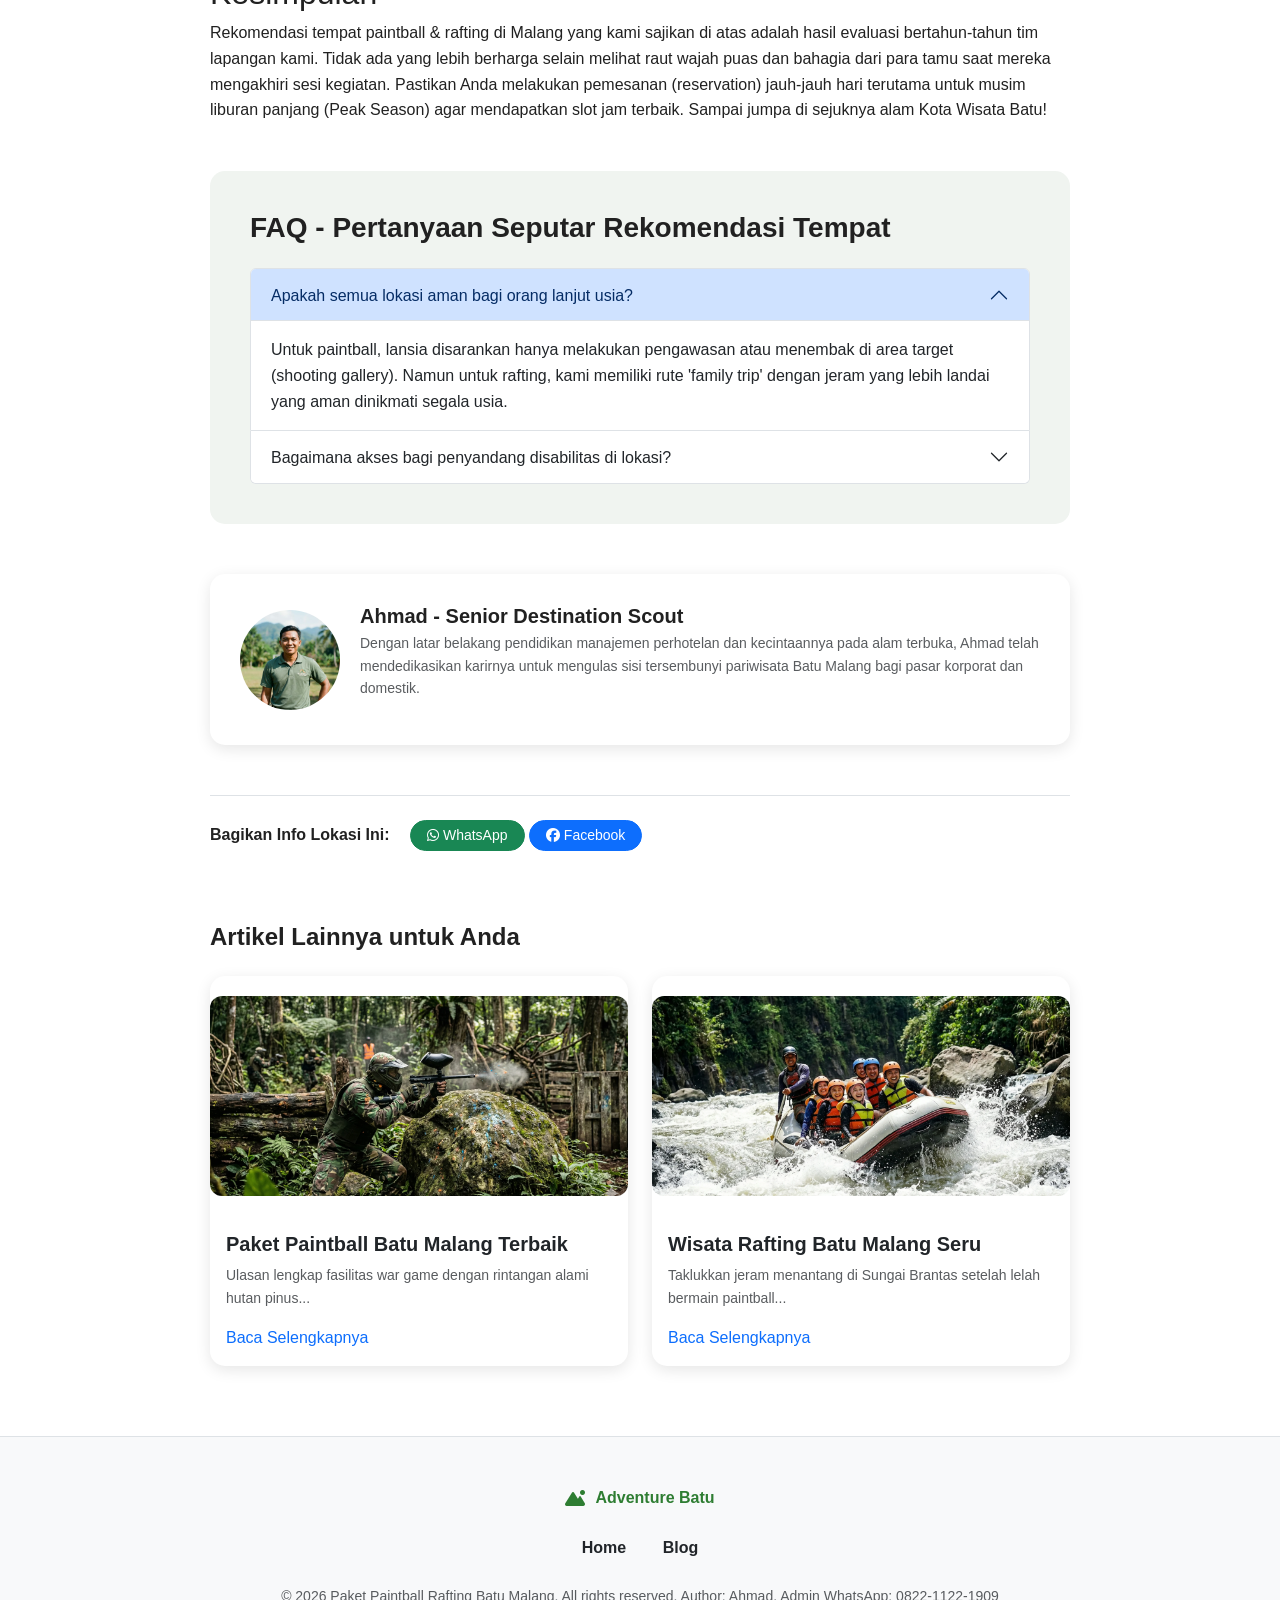
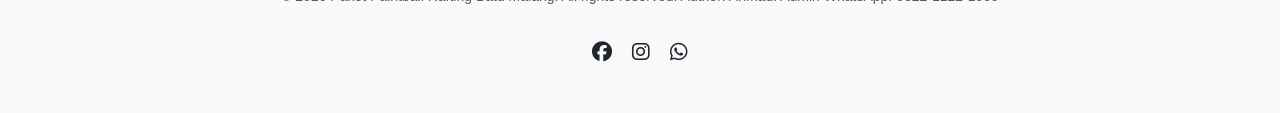
<file: rekomendasi-tempat-paintball-rafting-malang.html>
<!DOCTYPE html>
<html lang="id">
<head>
    <meta charset="UTF-8">
    <meta name="viewport" content="width=device-width, initial-scale=1.0, maximum-scale=1.0, user-scalable=no">
    <title>Rekomendasi Tempat Paintball & Rafting di Malang Fasilitas Lengkap 2026</title>
    <meta name="description" content="Cari lokasi terbaik untuk paintball dan rafting di Malang? Simak daftar tempat favorit dengan fasilitas lengkap mulai dari restoran hingga penginapan premium. Update 2026.">
    <meta name="keywords" content="lokasi paintball malang, tempat rafting batu, outbound malang jawa timur, wisata petualangan batu, rafting kaliwatu, rafting sungaipun, outbound gathering batu, spot foto rafting malang">
    <meta name="author" content="Ahmad">
    <link rel="canonical" href="https://paket-paintballrafting-batumalang.netlify.app/rekomendasi-tempat-paintball-rafting-malang.html">

    <!-- Open Graph / SEO -->
    <meta property="og:type" content="article">
    <meta property="og:url" content="https://paket-paintballrafting-batumalang.netlify.app/rekomendasi-tempat-paintball-rafting-malang.html">
    <meta property="og:title" content="Rekomendasi Tempat Paintball & Rafting di Malang Fasilitas Lengkap">
    <meta property="og:description" content="Daftar lokasi terbaik untuk paintball dan rafting di Malang dengan fasilitas pendukung premium.">
    <meta property="og:image" content="https://paket-paintballrafting-batumalang.netlify.app/img/tim-rafting.webp">

    <!-- Stylesheets -->
    <link href="https://cdn.jsdelivr.net/npm/bootstrap@5.3.0/dist/css/bootstrap.min.css" rel="stylesheet">
    <link rel="stylesheet" href="https://cdnjs.cloudflare.com/ajax/libs/font-awesome/6.4.0/css/all.min.css">
    <link rel="stylesheet" href="css/style.css">
    <link rel="icon" type="image/x-icon" href="img/favicon.ico">
</head>
<body oncontextmenu="return false;">

    <!-- Navbar -->
    <nav class="navbar navbar-expand-lg sticky-top">
        <div class="container">
            <a class="navbar-brand" href="index.html">
                <i class="fas fa-mountain-sun"></i> Adventure Batu
            </a>
            <button class="navbar-toggler border-0" type="button" data-bs-toggle="collapse" data-bs-target="#navbarNav">
                <span class="navbar-toggler-icon"></span>
            </button>
            <div class="collapse navbar-collapse" id="navbarNav">
                <ul class="navbar-nav ms-auto">
                    <li class="nav-item"><a class="nav-link" href="index.html">Home</a></li>
                    <li class="nav-item"><a class="nav-link" href="blog.html">Blog</a></li>
                </ul>
            </div>
        </div>
    </nav>

    <!-- Article Content -->
    <main class="article-container">
        <header class="mb-5">
            <h1 class="display-4 fw-bold">Rekomendasi Tempat Paintball & Rafting di Malang dengan Fasilitas Mewah</h1>
            <div class="text-muted mb-4">By <strong>Ahmad</strong> | Februari 2026</div>
            <img src="img/tim-rafting.webp" class="img-fluid rounded-4 shadow mb-2" alt="Wisata Rekomendasi Malang" width="1200" height="600" loading="lazy">
            <p class="text-center text-muted small">Potret titik kumpul harian di pusat petualangan alam Batu yang asri dengan pemandangan pegunungan yang menenangkan.</p>
        </header>

        <!-- TOC Box -->
        <div class="toc" id="tocBox">
            <h4 id="tocHeader" class="fw-bold">Daftar Isi <i class="fas fa-chevron-up"></i></h4>
            <div id="tocContent" class="toc-content"></div>
        </div>

        <div class="article-content">
            <p><strong>Rekomendasi Tempat Paintball & Rafting di Malang</strong> - Memilih lokasi yang tepat untuk kegiatan korporasi atau liburan keluarga adalah langkah awal yang paling krusial. Mengapa demikian? Karena lingkungan tempat Anda beraktivitas akan sangat memengaruhi kenyamanan, mood peserta, hingga kemudahan logistik selama acara berlangsung. Wilayah Malang Raya, khususnya Kota Wisata Batu, dianugerahi dengan kontur tanah perbukitan dan sungai-sungai berarus deras yang sangat ideal untuk kegiatan outbound. Berikut adalah rangkuman tempat terbaik yang telah kami kurasi secara khusus untuk Anda demi hasil petualangan yang paripurna di tahun 2026 ini.</p>

            <p>Seiring berkembangnya pariwisata di Jawa Timur, banyak bermunculan titik-titik baru yang menawarkan konsep petualangan yang segar. Namun, tidak semua lokasi memiliki standar keamanan dan fasilitas pendukung yang memadai. Sebagai penyelenggara, Anda tentu tidak ingin rombongan Anda mandi di toilet yang kotor atau makan siang di area yang pengap bukan? Di artikel ini, kami akan menganalisis satu per satu destinasi unggulan yang wajib masuk dalam radar rencana liburan rombongan kantor Anda.</p>

            <blockquote>
                "Kualitas sebuah destinasi wisata outbound diukur dari seberapa harmonis ia memadukan liarnya petualangan alam dengan mewahnya fasilitas pelayanan tamu." - Ahmad, Destination Researcher Adventure Batu.
            </blockquote>

            <h2>1. Area Hutan Pinus Jalibar: Surga Bagi Pemain Paintball</h2>
            <p>Bagi para penggemar simulasi perang 'Paintball', area Jalibar (Jalur Lintas Barat) di pinggiran Kota Batu adalah destinasi nomor satu. Lokasi ini menawarkan suasana hutan pinus yang masih sangat rapat. Mengapa ini penting? Dalam paintball, medan yang kaya akan barikade alami memberikan kedalaman strategi yang luar biasa. Anda bisa bergerak secara senyap di balik batang pohon atau melakukan jebakan (ambush) di antara semak-semak perdu.</p>
            <ul>
                <li><strong>Kontur Tanah yang Menantang:</strong> Area ini memiliki kemiringan tanah yang bervariasi, memaksa otot kaki Anda bekerja lebih keras namun memberikan kepuasan kemenangan yang lebih tinggi.</li>
                <li><strong>Fasilitas Parkir Bus Besar:</strong> Salah satu kelemahan banyak lokasi paintball di Malang adalah akses jalan yang sempit. Namun di Jalibar, bus pariwisata kapasitas 50 orang pun bisa masuk dengan sangat mudah hingga ke depan pintu masuk arena.</li>
                <li><strong>Kedekatan dengan Pusat Oleh-oleh:</strong> Hanya berjarak 5-10 menit berkendara, setelah lelah bermain, rombongan bisa langsung singgah di pusat kerajinan dan kripik tempe khas Malang.</li>
            </ul>

            <h2>2. Daerah Aliran Sungai Brantas: Segmen Batu-Pujon</h2>
            <p>Untuk aktivitas Rafting, tidak ada aliran yang lebih legendaris dibandingkan segmen hulu Sungai Brantas yang membelah wilayah perbatasan Kota Batu dan Kecamatan Pujon. Di segmen ini, air masih jernih dan jeramnya bersifat 'permanen' (selalu ada meski musim kemarau). Anda akan melintasi tebing-tebing batu hitam yang terbentuk dari lava Gunung Butak purba jutaan tahun lalu.</p>
            <h3>Keunggulan Basecamp Rafting Berstandar Resort</h3>
            <p>Basecamp yang kami gunakan didirikan dengan filosofi 'Outdoor Resort'. Artinya, meskipun kegiatannya liar di sungai, saat Anda kembali ke markas, Anda akan mendapatkan pelayanan layaknya tamu hotel. Tersedia kolam air hangat bagi Anda yang ingin menetralisir suhu tubuh, area lounge yang luas dengan Wi-Fi gratis, serta restoran prasmanan yang higienis. Ini adalah faktor pembeda utama antara vendor profesional dengan vendor yang sekadar 'menyewakan perahu'.</p>

            <img src="img/view.webp" class="img-fluid rounded-4 shadow my-4" alt="Pemandangan Arena Outbound" width="800" height="500" loading="lazy">
            <p class="text-center text-muted small">Pemandangan lembah pegunungan di sekitar hulu sungai yang membuat sesi makan siang Anda terasa lebih nikmat dan prestisius.</p>

            <div class="alert alert-info py-4 my-4">
                <strong>Baca juga:</strong> <a href="harga-paket-paintball-rafting-batu-malang.html">Cek Biaya Investasi Liburan Seru di Batu Malang Terbaru Untuk Paket Corporate Tahun 2026</a>
            </div>

            <h2>3. Kawasan Coban Talun: Wisata Satu Atap</h2>
            <p>Coban Talun tidak hanya terkenal dengan air terjunnya yang indah, tetapi juga kawasannya yang telah dikelola secara modern untuk kegiatan outbound masif. Di sini terdapat arena paintball yang luas dan akses menuju start point rafting yang tidak terlalu jauh. Jika Anda memiliki rombongan besar (di atas 200 orang), Coban Talun adalah solusi praktis karena lahan kegiatannya sangat mumpuni tanpa harus berdesakan antar grup.</p>
            <p>Keunikan lain di sini adalah adanya beragam pilihan penginapan unik seperti 'Apache Camp' atau 'Pagupon Camp' yang bisa Anda pesan jika ingin melakukan kegiatan menginap satu atau dua malam (staycation) sambil melakukan petualangan.</p>

            <div class="promotional-banner text-center my-5">
                <a href="https://wa.me/6282211221909" target="_blank">
                    <img src="img/persiapan-rafting.webp" class="img-fluid rounded-4 shadow border border-success" alt="Order WA Spot" width="1200" height="400" loading="lazy">
                    <div class="mt-3"><span class="btn btn-success btn-lg"><i class="fab fa-whatsapp me-2"></i> Klik Untuk Tanya Detail Rute & Booking Jadwal via Admin WhatsApp Kami</span></div>
                </a>
            </div>

             <div class="alert alert-info py-4 my-4">
                <strong>Baca juga:</strong> <a href="tips-aman-bermain-paintball-dan-rafting.html">Jangan Salah Pilih Lokasi! Simak Tips Keamanan Memilih Vendor Profesional Agar Liburan Aman</a>
            </div>

            <h2>Pertimbangan Krusial Sebelum Menentukan Destinasi</h2>
            <p>Sebagai pengambil keputusan di rombongan, ada baiknya Anda menimbang variabel-variabel berikut agar tidak menyesal di hari-H:</p>
            <ol>
                <li><strong>Waktu Tempuh dari Akomodasi:</strong> Pastikan lokasi kegiatan maksimal 30-45 menit dari hotel tempat Anda menginap agar peserta tidak kelelahan duluan di jalan (sebuah variabel yang sering dilupakan HRD).</li>
                <li><strong>Keberadaan Musholla yang Bersih:</strong> Kebutuhan spiritual tetap utama. Kami memastikan setiap destinasi rekomendasi kami memiliki tempat ibadah yang representatif.</li>
                <li><strong>Sinyal Komunikasi:</strong> Meskipun ingin 'detox gadget', kebutuhan koordinasi grup tetap memerlukan sinyal internet yang stabil. Lokasi pilihan kami tetap terjangkau oleh sinyal provider utama di Indonesia.</li>
                <li><strong>Ketepatan River Guide Lokal:</strong> Kami hanya bekerjasama dengan lokasi yang mempekerjakan masyarakat lokal terlatih demi mendukung ekonomi kerakyatan (Local Wisdom).</li>
            </ol>

            <h2>Tips Mengeksplorasi Kota Batu Malang Tanpa Macet</h2>
            <p>Batu adalah kota yang padat di akhir pekan. Kami sangat merekomendasikan rombongan untuk tiba di lokasi kegiatan maksimal pukul 07.30 pagi. Suhu udara pagi hari di Batu Malang masih sangat orisinil, dengan kabut tipis dan aroma tanah basah yang meningkatkan hormon kebahagiaan. Selain itu, kegiatan pagi hari akan selesai lebih awal, sehingga Anda memiliki waktu luang untuk berbelanja kerajinan tangan di sore hari tanpa terburu-buru.</p>

            <h2>Kesimpulan</h2>
            <p>Rekomendasi tempat paintball & rafting di Malang yang kami sajikan di atas adalah hasil evaluasi bertahun-tahun tim lapangan kami. Tidak ada yang lebih berharga selain melihat raut wajah puas dan bahagia dari para tamu saat mereka mengakhiri sesi kegiatan. Pastikan Anda melakukan pemesanan (reservation) jauh-jauh hari terutama untuk musim liburan panjang (Peak Season) agar mendapatkan slot jam terbaik. Sampai jumpa di sejuknya alam Kota Wisata Batu!</p>

            <div class="faq-section mt-5">
                <h3 class="fw-bold mb-4">FAQ - Pertanyaan Seputar Rekomendasi Tempat</h3>
                <div class="accordion" id="faqLoc">
                    <div class="accordion-item">
                        <h2 class="accordion-header"><button class="accordion-button" type="button" data-bs-toggle="collapse" data-bs-target="#l1">Apakah semua lokasi aman bagi orang lanjut usia?</button></h2>
                        <div id="l1" class="accordion-collapse collapse show" data-bs-parent="#faqLoc">
                            <div class="accordion-body">Untuk paintball, lansia disarankan hanya melakukan pengawasan atau menembak di area target (shooting gallery). Namun untuk rafting, kami memiliki rute 'family trip' dengan jeram yang lebih landai yang aman dinikmati segala usia.</div>
                        </div>
                    </div>
                    <div class="accordion-item">
                        <h2 class="accordion-header"><button class="accordion-button collapsed" type="button" data-bs-toggle="collapse" data-bs-target="#l2">Bagaimana akses bagi penyandang disabilitas di lokasi?</button></h2>
                        <div id="l2" class="accordion-collapse collapse" data-bs-parent="#faqLoc">
                            <div class="accordion-body">Beberapa basecamp utama kami sudah mulai membangun akses landai bagi pengguna kursi roda, namun karena medannya mayoritas adalah alam liar, kami tetap menyarankan adanya pendamping khusus selama di lapangan.</div>
                        </div>
                    </div>
                </div>
            </div>

            <div class="author-bio mt-5">
                <img src="img/author.png" alt="Penulis Ahmad Wisata" width="100" height="100" loading="lazy">
                <div>
                    <h5 class="fw-bold mb-1">Ahmad - Senior Destination Scout</h5>
                    <p class="text-muted small">Dengan latar belakang pendidikan manajemen perhotelan dan kecintaannya pada alam terbuka, Ahmad telah mendedikasikan karirnya untuk mengulas sisi tersembunyi pariwisata Batu Malang bagi pasar korporat dan domestik.</p>
                </div>
            </div>

            <div class="share-section mt-4 py-4 border-top">
                <span class="me-3 fw-bold">Bagikan Info Lokasi Ini:</span>
                <button onclick="shareTo('whatsapp')" class="btn btn-success btn-sm rounded-pill px-3"><i class="fab fa-whatsapp"></i> WhatsApp</button>
                <button onclick="shareTo('facebook')" class="btn btn-primary btn-sm rounded-pill px-3"><i class="fab fa-facebook"></i> Facebook</button>
            </div>

            <div class="related-articles mt-5">
                <h4 class="fw-bold mb-4">Artikel Lainnya untuk Anda</h4>
                <div class="row g-4">
                    <div class="col-md-6">
                        <div class="card h-100 card-article">
                            <img src="img/paintball.webp" class="card-img-top" alt="Halaman Blog Petualangan" width="400" height="250" loading="lazy">
                            <div class="card-body">
                                <h5 class="fw-bold">Paket Paintball Batu Malang Terbaik</h5>
                                <p class="text-muted small">Ulasan lengkap fasilitas war game dengan rintangan alami hutan pinus...</p>
                                <a href="paket-paintball-batu-malang-terbaik.html" class="stretched-link text-decoration-none">Baca Selengkapnya</a>
                            </div>
                        </div>
                    </div>
                    <div class="col-md-6">
                        <div class="card h-100 card-article">
                            <img src="img/rafting.webp" class="card-img-top" alt="Tips Keamanan Petualangan" width="400" height="250" loading="lazy">
                            <div class="card-body">
                                <h5 class="fw-bold">Wisata Rafting Batu Malang Seru</h5>
                                <p class="text-muted small">Taklukkan jeram menantang di Sungai Brantas setelah lelah bermain paintball...</p>
                                <a href="wisata-rafting-batu-malang-seru.html" class="stretched-link text-decoration-none">Baca Selengkapnya</a>
                            </div>
                        </div>
                    </div>
                </div>
            </div>
        </div>
    </main>

    <!-- Footer -->
    <footer class="py-5 bg-light border-top">
        <div class="container text-center">
            <div class="mb-4">
                <a class="navbar-brand justify-content-center" href="index.html">
                    <i class="fas fa-mountain-sun"></i> Adventure Batu
                </a>
            </div>
            <ul class="list-inline mb-4">
                <li class="list-inline-item mx-3"><a href="index.html" class="text-decoration-none text-dark fw-bold">Home</a></li>
                <li class="list-inline-item mx-3"><a href="blog.html" class="text-decoration-none text-dark fw-bold">Blog</a></li>
            </ul>
            <p class="text-muted small">&copy; 2026 Paket Paintball Rafting Batu Malang. All rights reserved. Author: Ahmad. Admin WhatsApp: 0822-1122-1909</p>
            <div class="social-icons pt-3">
                <a href="#" class="text-dark mx-2" aria-label="Facebook Page"><i class="fab fa-facebook fa-lg"></i></a>
                <a href="#" class="text-dark mx-2" aria-label="Instagram Feed"><i class="fab fa-instagram fa-lg"></i></a>
                <a href="https://wa.me/6282211221909" class="text-dark mx-2" aria-label="WhatsApp Contact"><i class="fab fa-whatsapp fa-lg"></i></a>
            </div>
        </div>
    </footer>

    <!-- Floating UI Buttons -->
    <a href="https://wa.me/6282211221909" class="floating-wa" target="_blank" aria-label="Order WA Melayang">
        <i class="fab fa-whatsapp"></i>
    </a>
    <button class="floating-top" id="backToTop" aria-label="Tombol Scroll Ke Atas">
        <i class="fas fa-chevron-up"></i>
    </button>

    <!-- Scripts -->
    <script src="https://cdn.jsdelivr.net/npm/bootstrap@5.3.0/dist/js/bootstrap.bundle.min.js"></script>
    <script src="js/script.js"></script>
</body>
</html>
</file>
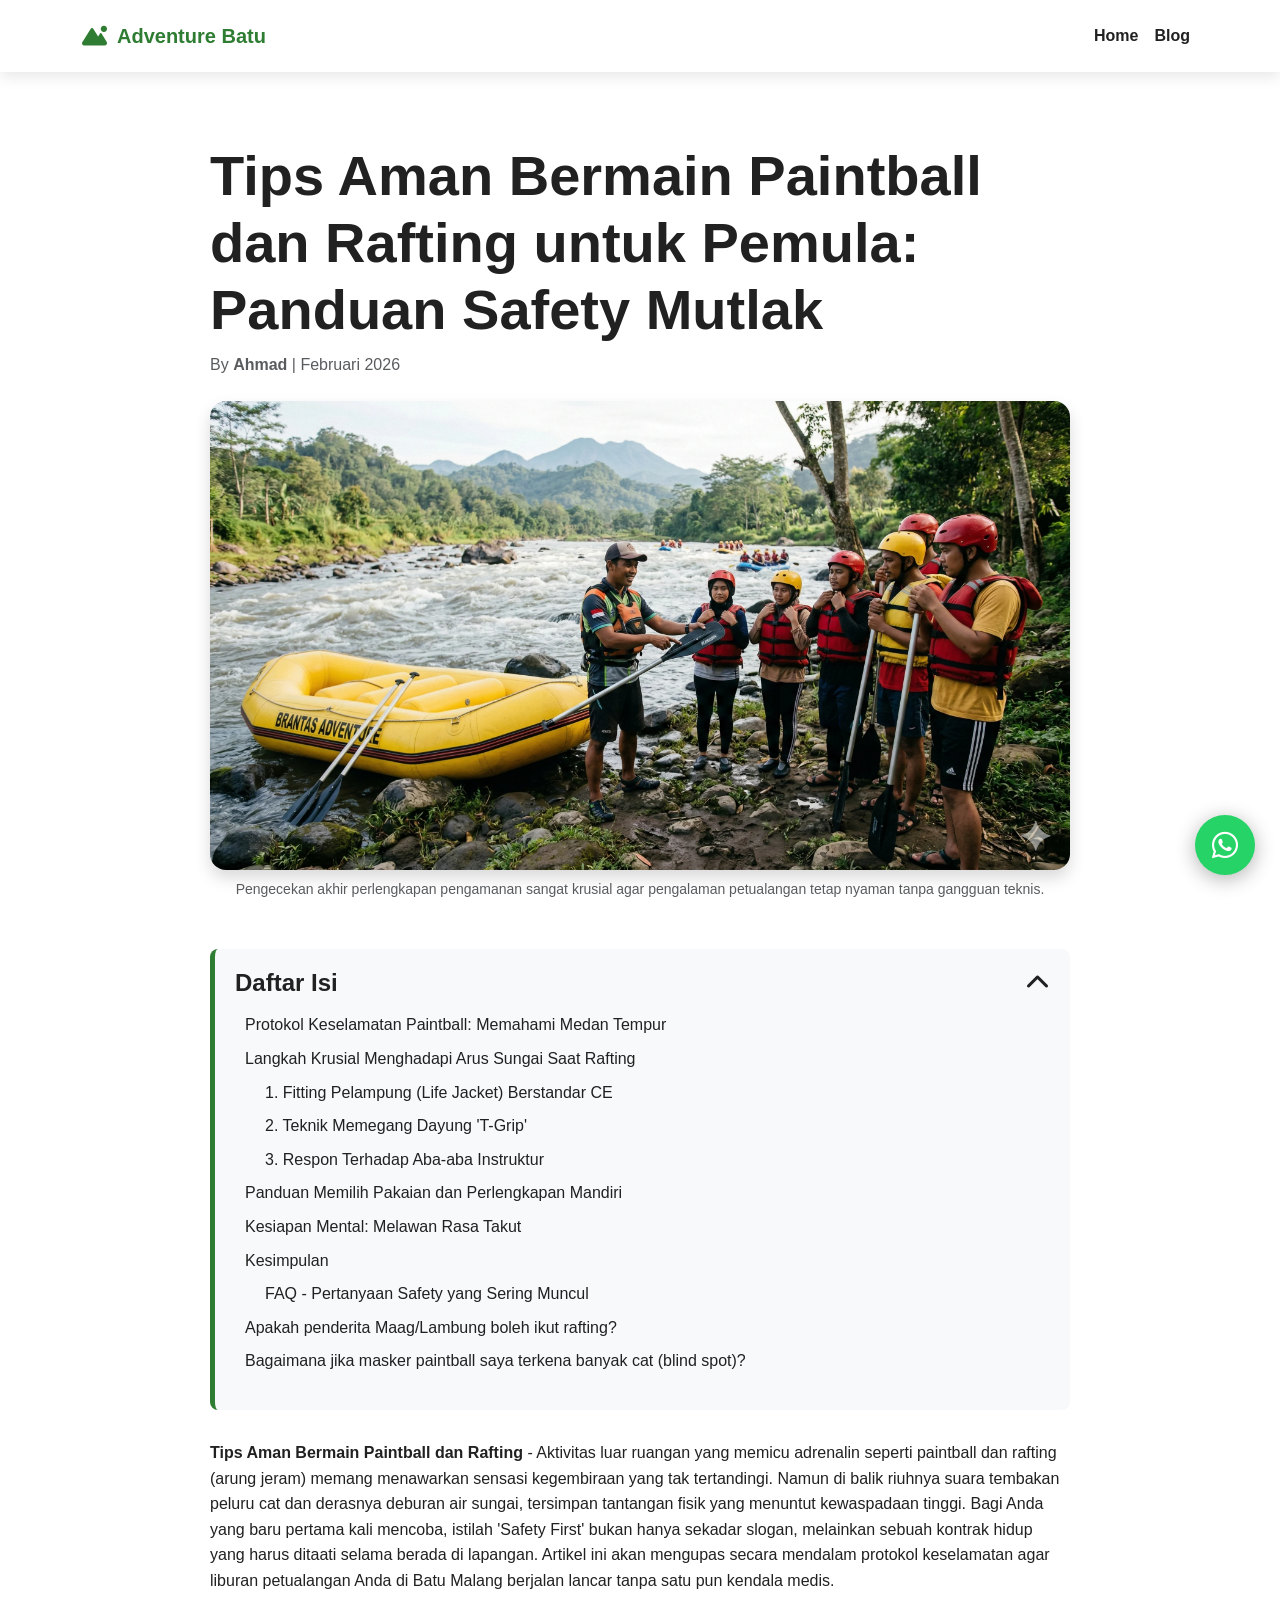
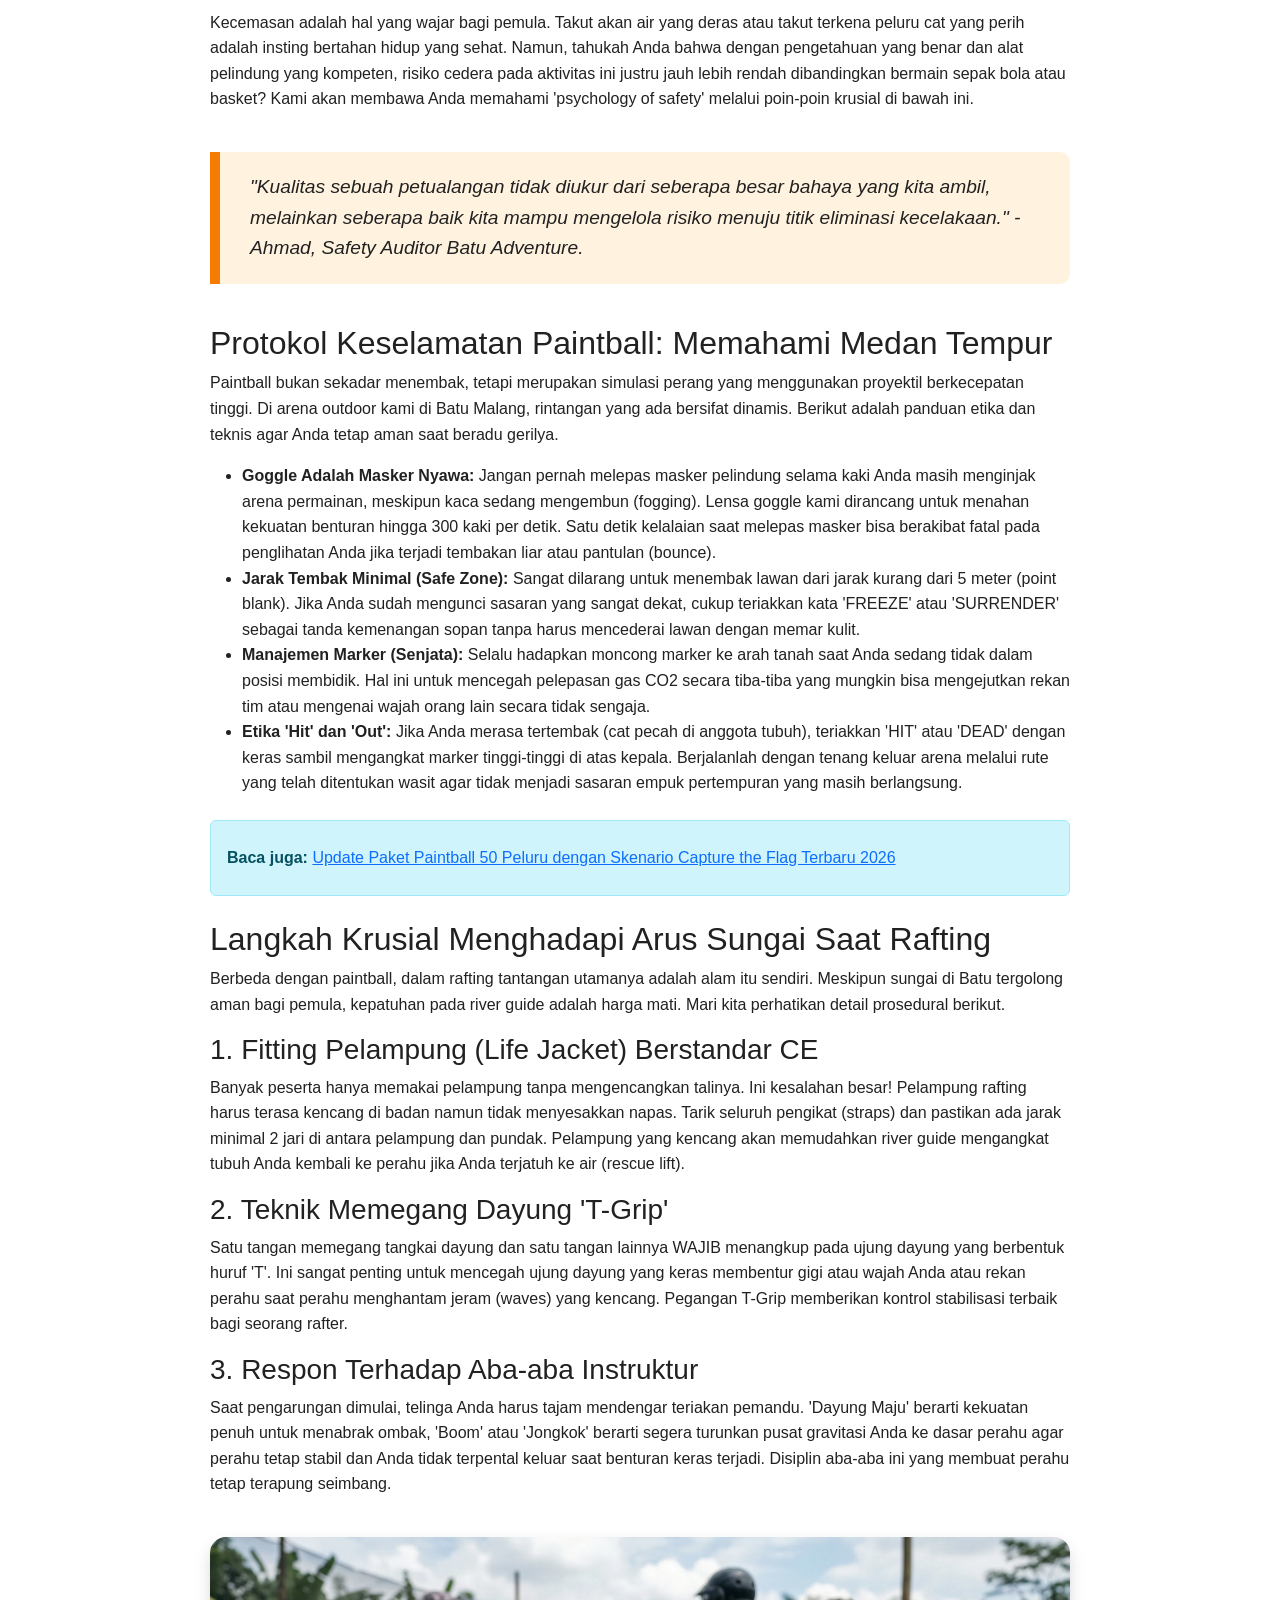
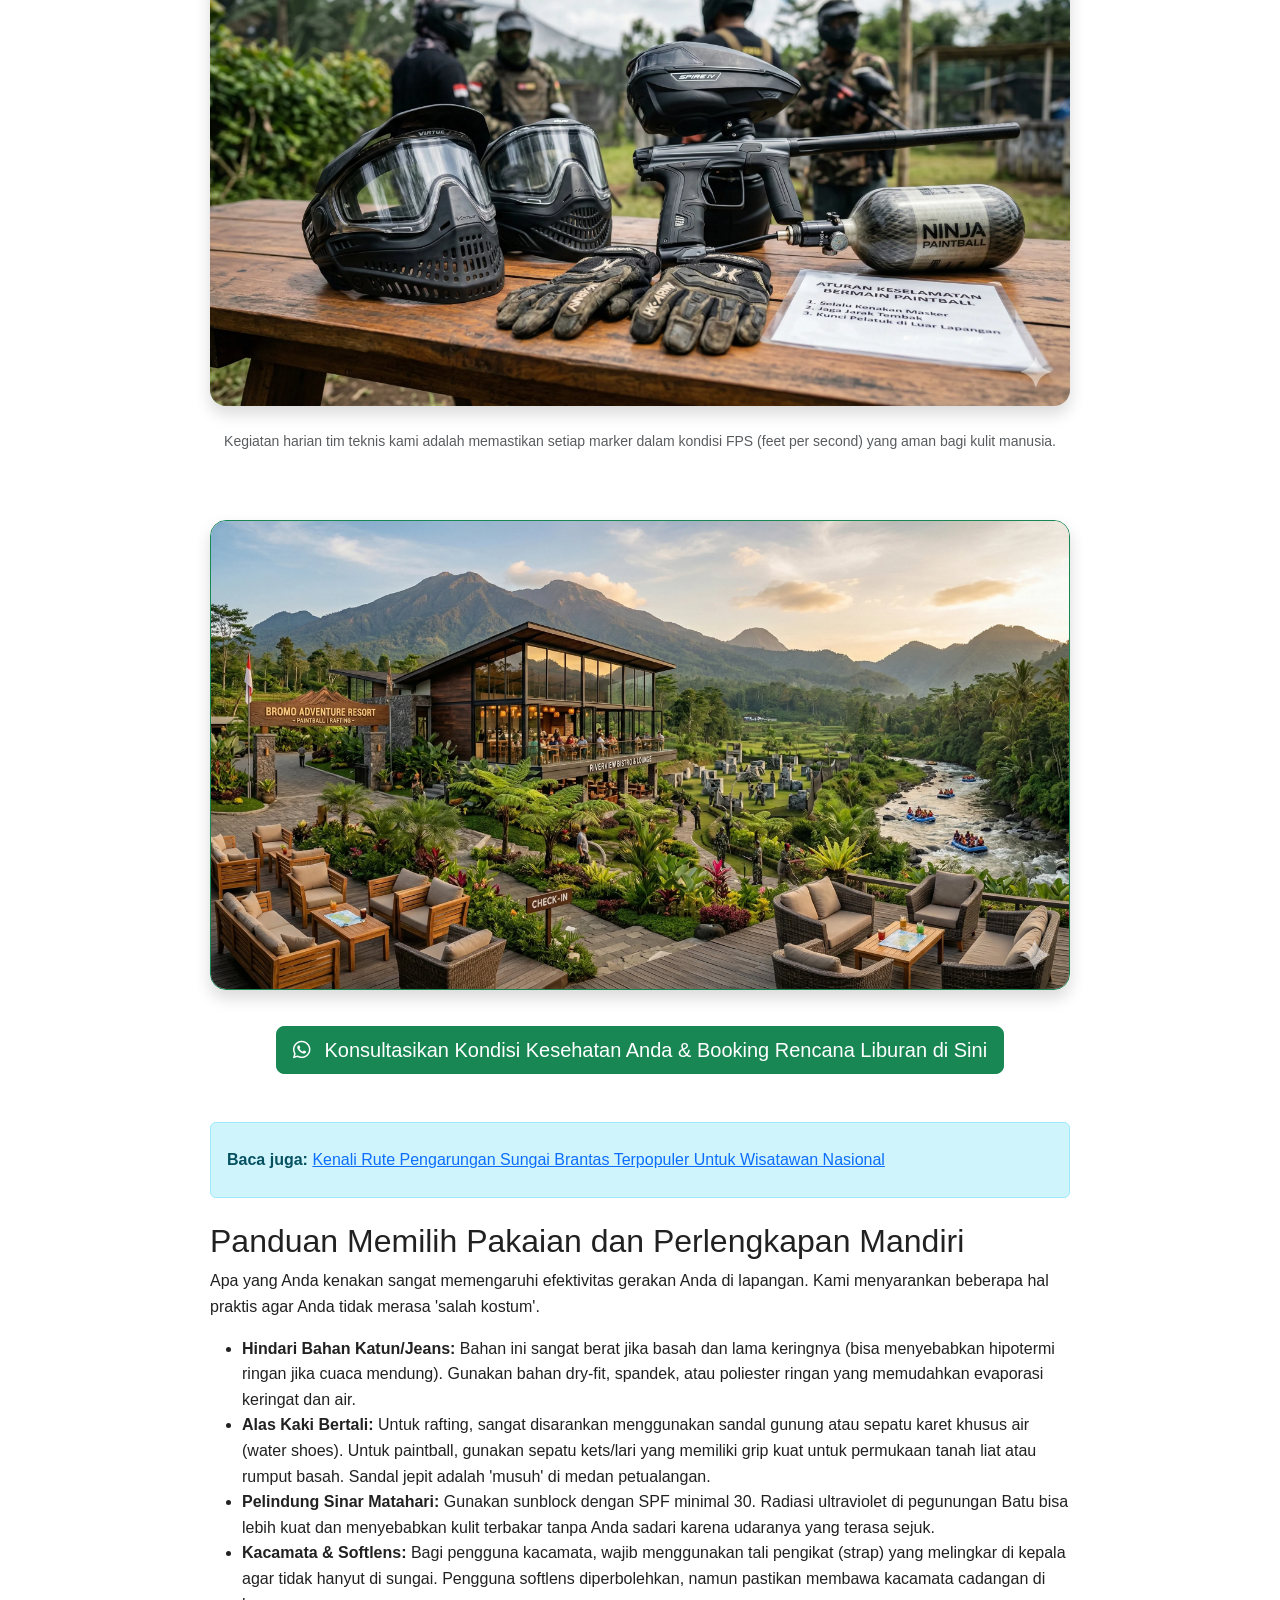
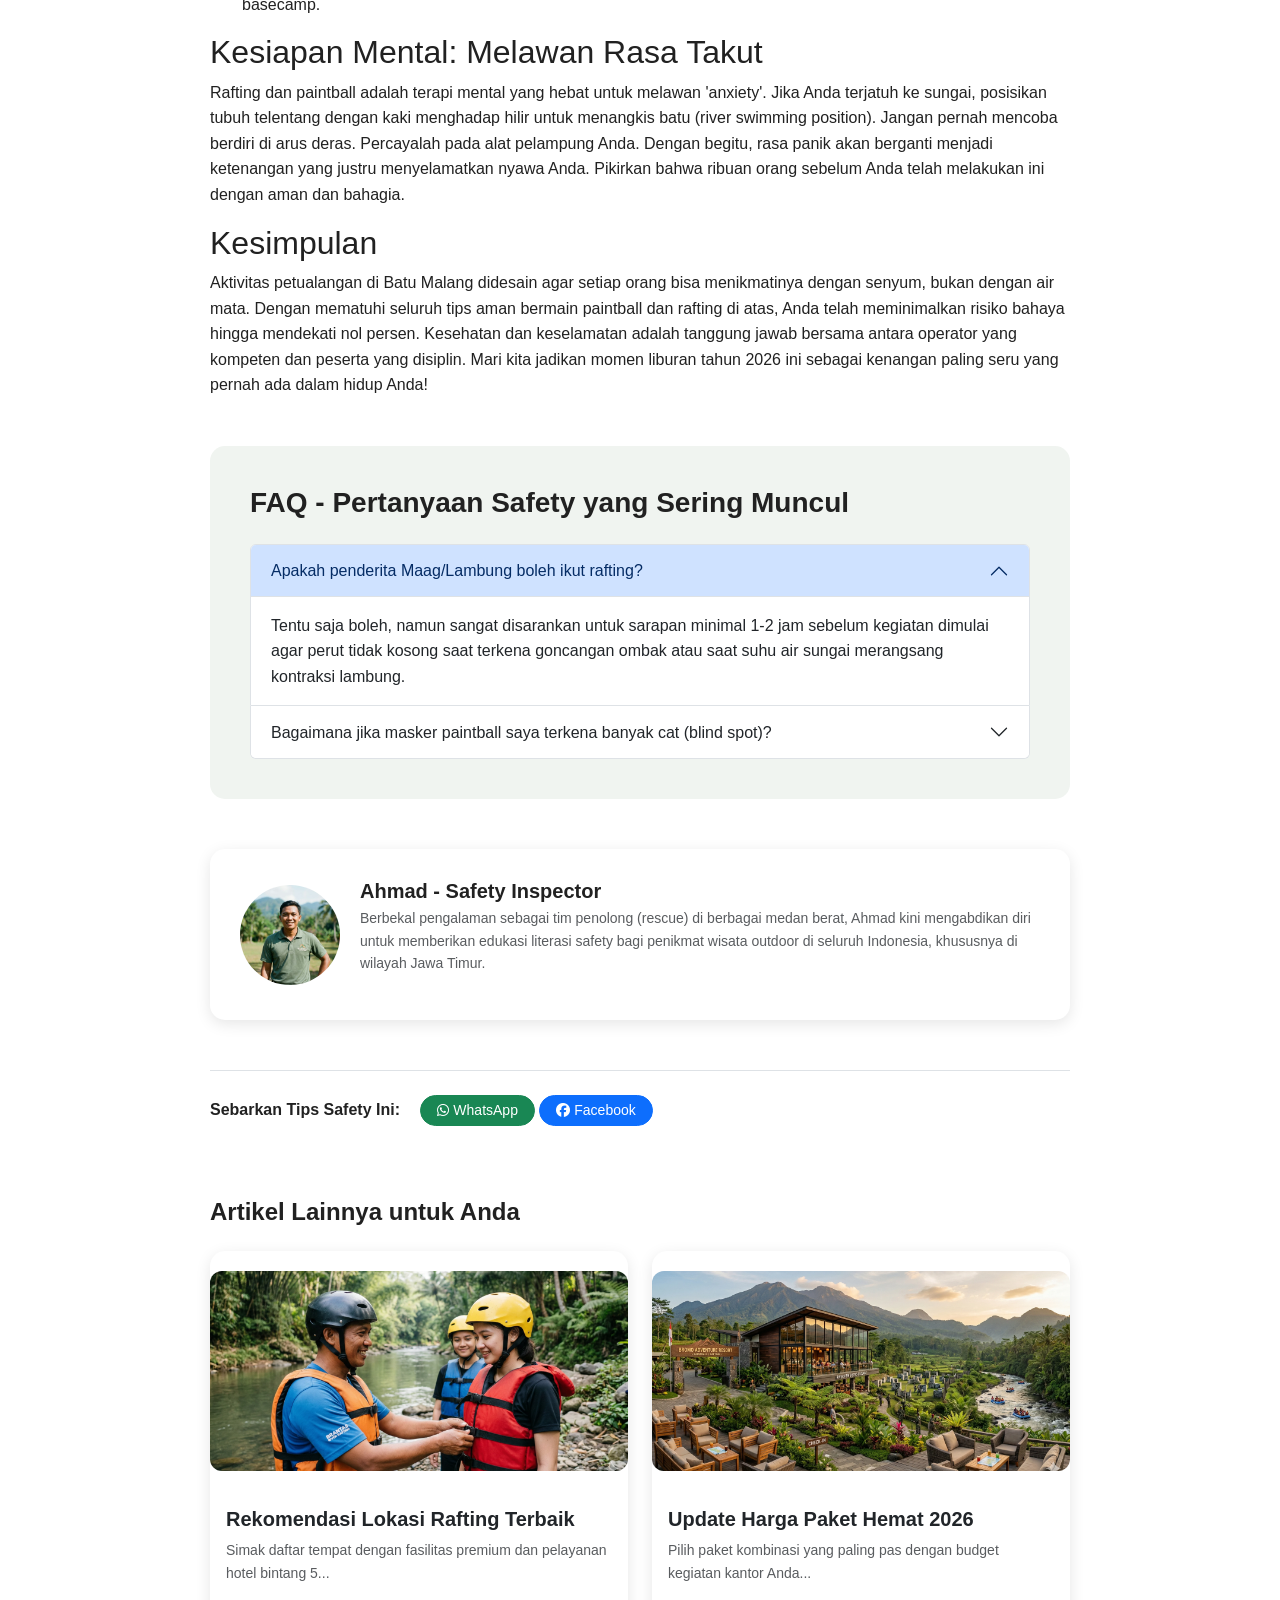
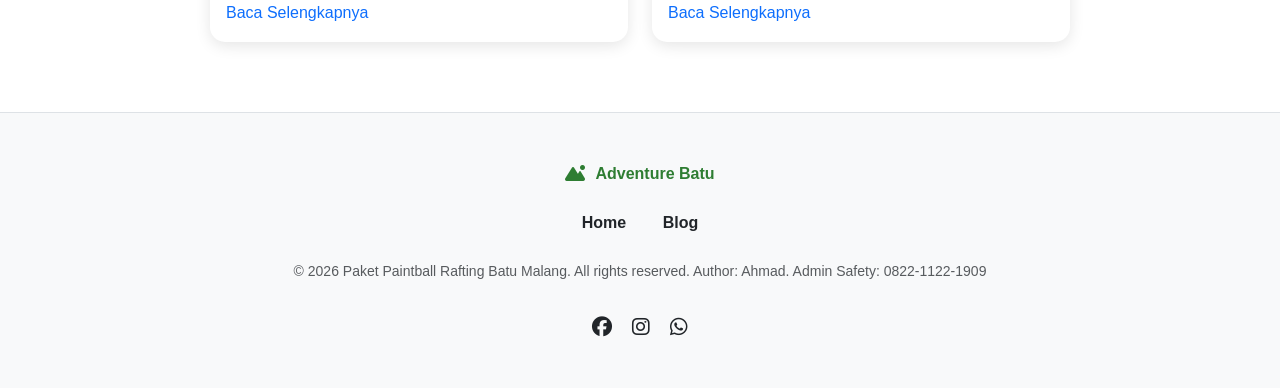
<file: tips-aman-bermain-paintball-dan-rafting.html>
<!DOCTYPE html>
<html lang="id">

<head>
    <meta charset="UTF-8">
    <meta name="viewport" content="width=device-width, initial-scale=1.0, maximum-scale=1.0, user-scalable=no">
    <title>Tips Aman Bermain Paintball dan Rafting untuk Pemula: Panduan Safety Mutlak</title>
    <meta name="description"
        content="Baca panduan keselamatan lengkap sebelum bermain paintball dan rafting di Batu Malang. Kumpulan tips untuk pemula agar tetap aman dan nyaman saat beraktivitas outdoor ekstrem tahun 2026.">
    <meta name="keywords"
        content="tips paintball pemula, keselamatan rafting, perlengkapan outdoor, panduan wisata batu, keamanan arung jeram, outbound safety, pertolongan pertama rafting, safety gear outbound">
    <meta name="author" content="Ahmad">
    <link rel="canonical"
        href="https://paket-paintballrafting-batumalang.netlify.app/tips-aman-bermain-paintball-dan-rafting.html">

    <!-- Open Graph / SEO -->
    <meta property="og:type" content="article">
    <meta property="og:url"
        content="https://paket-paintballrafting-batumalang.netlify.app/tips-aman-bermain-paintball-dan-rafting.html">
    <meta property="og:title" content="Tips Aman Bermain Paintball dan Rafting untuk Pemula">
    <meta property="og:description"
        content="Koleksi tips safety penting agar liburan petualangan Anda di Batu Malang tetap terkendali dan menyenangkan.">
    <meta property="og:image"
        content="https://paket-paintballrafting-batumalang.netlify.app/img/persiapan-rafting.webp">

    <!-- Stylesheets -->
    <link href="https://cdn.jsdelivr.net/npm/bootstrap@5.3.0/dist/css/bootstrap.min.css" rel="stylesheet">
    <link rel="stylesheet" href="https://cdnjs.cloudflare.com/ajax/libs/font-awesome/6.4.0/css/all.min.css">
    <link rel="stylesheet" href="css/style.css">
    <link rel="icon" type="image/x-icon" href="img/favicon.ico">
</head>

<body oncontextmenu="return false;">

    <!-- Navbar -->
    <nav class="navbar navbar-expand-lg sticky-top">
        <div class="container">
            <a class="navbar-brand" href="index.html">
                <i class="fas fa-mountain-sun"></i> Adventure Batu
            </a>
            <button class="navbar-toggler border-0" type="button" data-bs-toggle="collapse" data-bs-target="#navbarNav">
                <span class="navbar-toggler-icon"></span>
            </button>
            <div class="collapse navbar-collapse" id="navbarNav">
                <ul class="navbar-nav ms-auto">
                    <li class="nav-item"><a class="nav-link" href="index.html">Home</a></li>
                    <li class="nav-item"><a class="nav-link" href="blog.html">Blog</a></li>
                </ul>
            </div>
        </div>
    </nav>

    <!-- Article Content -->
    <main class="article-container">
        <header class="mb-5">
            <h1 class="display-4 fw-bold">Tips Aman Bermain Paintball dan Rafting untuk Pemula: Panduan Safety Mutlak
            </h1>
            <div class="text-muted mb-4">By <strong>Ahmad</strong> | Februari 2026</div>
            <img src="img/persiapan-rafting.webp" class="img-fluid rounded-4 shadow mb-2"
                alt="Peralatan Keselamatan Petualangan" width="1200" height="600" loading="lazy">
            <p class="text-center text-muted small">Pengecekan akhir perlengkapan pengamanan sangat krusial agar
                pengalaman petualangan tetap nyaman tanpa gangguan teknis.</p>
        </header>

        <!-- TOC Box -->
        <div class="toc" id="tocBox">
            <h4 id="tocHeader" class="fw-bold">Daftar Isi <i class="fas fa-chevron-up"></i></h4>
            <div id="tocContent" class="toc-content"></div>
        </div>

        <div class="article-content">
            <p><strong>Tips Aman Bermain Paintball dan Rafting</strong> - Aktivitas luar ruangan yang memicu adrenalin
                seperti paintball dan rafting (arung jeram) memang menawarkan sensasi kegembiraan yang tak tertandingi.
                Namun di balik riuhnya suara tembakan peluru cat dan derasnya deburan air sungai, tersimpan tantangan
                fisik yang menuntut kewaspadaan tinggi. Bagi Anda yang baru pertama kali mencoba, istilah 'Safety First'
                bukan hanya sekadar slogan, melainkan sebuah kontrak hidup yang harus ditaati selama berada di lapangan.
                Artikel ini akan mengupas secara mendalam protokol keselamatan agar liburan petualangan Anda di Batu
                Malang berjalan lancar tanpa satu pun kendala medis.</p>

            <p>Kecemasan adalah hal yang wajar bagi pemula. Takut akan air yang deras atau takut terkena peluru cat yang
                perih adalah insting bertahan hidup yang sehat. Namun, tahukah Anda bahwa dengan pengetahuan yang benar
                dan alat pelindung yang kompeten, risiko cedera pada aktivitas ini justru jauh lebih rendah dibandingkan
                bermain sepak bola atau basket? Kami akan membawa Anda memahami 'psychology of safety' melalui poin-poin
                krusial di bawah ini.</p>

            <blockquote>
                "Kualitas sebuah petualangan tidak diukur dari seberapa besar bahaya yang kita ambil, melainkan seberapa
                baik kita mampu mengelola risiko menuju titik eliminasi kecelakaan." - Ahmad, Safety Auditor Batu
                Adventure.
            </blockquote>

            <h2>Protokol Keselamatan Paintball: Memahami Medan Tempur</h2>
            <p>Paintball bukan sekadar menembak, tetapi merupakan simulasi perang yang menggunakan proyektil
                berkecepatan tinggi. Di arena outdoor kami di Batu Malang, rintangan yang ada bersifat dinamis. Berikut
                adalah panduan etika dan teknis agar Anda tetap aman saat beradu gerilya.</p>
            <ul>
                <li><strong>Goggle Adalah Masker Nyawa:</strong> Jangan pernah melepas masker pelindung selama kaki Anda
                    masih menginjak arena permainan, meskipun kaca sedang mengembun (fogging). Lensa goggle kami
                    dirancang untuk menahan kekuatan benturan hingga 300 kaki per detik. Satu detik kelalaian saat
                    melepas masker bisa berakibat fatal pada penglihatan Anda jika terjadi tembakan liar atau pantulan
                    (bounce).</li>
                <li><strong>Jarak Tembak Minimal (Safe Zone):</strong> Sangat dilarang untuk menembak lawan dari jarak
                    kurang dari 5 meter (point blank). Jika Anda sudah mengunci sasaran yang sangat dekat, cukup
                    teriakkan kata 'FREEZE' atau 'SURRENDER' sebagai tanda kemenangan sopan tanpa harus mencederai lawan
                    dengan memar kulit.</li>
                <li><strong>Manajemen Marker (Senjata):</strong> Selalu hadapkan moncong marker ke arah tanah saat Anda
                    sedang tidak dalam posisi membidik. Hal ini untuk mencegah pelepasan gas CO2 secara tiba-tiba yang
                    mungkin bisa mengejutkan rekan tim atau mengenai wajah orang lain secara tidak sengaja.</li>
                <li><strong>Etika 'Hit' dan 'Out':</strong> Jika Anda merasa tertembak (cat pecah di anggota tubuh),
                    teriakkan 'HIT' atau 'DEAD' dengan keras sambil mengangkat marker tinggi-tinggi di atas kepala.
                    Berjalanlah dengan tenang keluar arena melalui rute yang telah ditentukan wasit agar tidak menjadi
                    sasaran empuk pertempuran yang masih berlangsung.</li>
            </ul>

            <div class="alert alert-info py-4 my-4">
                <strong>Baca juga:</strong> <a href="paket-paintball-batu-malang-terbaik.html">Update Paket Paintball 50
                    Peluru dengan Skenario Capture the Flag Terbaru 2026</a>
            </div>

            <h2>Langkah Krusial Menghadapi Arus Sungai Saat Rafting</h2>
            <p>Berbeda dengan paintball, dalam rafting tantangan utamanya adalah alam itu sendiri. Meskipun sungai di
                Batu tergolong aman bagi pemula, kepatuhan pada river guide adalah harga mati. Mari kita perhatikan
                detail prosedural berikut.</p>
            <h3>1. Fitting Pelampung (Life Jacket) Berstandar CE</h3>
            <p>Banyak peserta hanya memakai pelampung tanpa mengencangkan talinya. Ini kesalahan besar! Pelampung
                rafting harus terasa kencang di badan namun tidak menyesakkan napas. Tarik seluruh pengikat (straps) dan
                pastikan ada jarak minimal 2 jari di antara pelampung dan pundak. Pelampung yang kencang akan memudahkan
                river guide mengangkat tubuh Anda kembali ke perahu jika Anda terjatuh ke air (rescue lift).</p>
            <h3>2. Teknik Memegang Dayung 'T-Grip'</h3>
            <p>Satu tangan memegang tangkai dayung dan satu tangan lainnya WAJIB menangkup pada ujung dayung yang
                berbentuk huruf 'T'. Ini sangat penting untuk mencegah ujung dayung yang keras membentur gigi atau wajah
                Anda atau rekan perahu saat perahu menghantam jeram (waves) yang kencang. Pegangan T-Grip memberikan
                kontrol stabilisasi terbaik bagi seorang rafter.</p>
            <h3>3. Respon Terhadap Aba-aba Instruktur</h3>
            <p>Saat pengarungan dimulai, telinga Anda harus tajam mendengar teriakan pemandu. 'Dayung Maju' berarti
                kekuatan penuh untuk menabrak ombak, 'Boom' atau 'Jongkok' berarti segera turunkan pusat gravitasi Anda
                ke dasar perahu agar perahu tetap stabil dan Anda tidak terpental keluar saat benturan keras terjadi.
                Disiplin aba-aba ini yang membuat perahu tetap terapung seimbang.</p>

            <img src="img/peralatan-paintball.webp" class="img-fluid rounded-4 shadow my-4" alt="Pengecekan Alat Safety"
                width="800" height="500" loading="lazy">
            <p class="text-center text-muted small">Kegiatan harian tim teknis kami adalah memastikan setiap marker
                dalam kondisi FPS (feet per second) yang aman bagi kulit manusia.</p>

            <div class="promotional-banner text-center my-5">
                <a href="https://wa.me/6282211221909" target="_blank">
                    <img src="img/view.webp" class="img-fluid rounded-4 shadow border border-success"
                        alt="Hubungi Safety Officer" width="1200" height="400" loading="lazy">
                    <div class="mt-3"><span class="btn btn-success btn-lg"><i class="fab fa-whatsapp me-2"></i>
                            Konsultasikan Kondisi Kesehatan Anda & Booking Rencana Liburan di Sini</span></div>
                </a>
            </div>

            <div class="alert alert-info py-4 my-4">
                <strong>Baca juga:</strong> <a href="wisata-rafting-batu-malang-seru.html">Kenali Rute Pengarungan
                    Sungai Brantas Terpopuler Untuk Wisatawan Nasional</a>
            </div>

            <h2>Panduan Memilih Pakaian dan Perlengkapan Mandiri</h2>
            <p>Apa yang Anda kenakan sangat memengaruhi efektivitas gerakan Anda di lapangan. Kami menyarankan beberapa
                hal praktis agar Anda tidak merasa 'salah kostum'.</p>
            <ul>
                <li><strong>Hindari Bahan Katun/Jeans:</strong> Bahan ini sangat berat jika basah dan lama keringnya
                    (bisa menyebabkan hipotermi ringan jika cuaca mendung). Gunakan bahan dry-fit, spandek, atau
                    poliester ringan yang memudahkan evaporasi keringat dan air.</li>
                <li><strong>Alas Kaki Bertali:</strong> Untuk rafting, sangat disarankan menggunakan sandal gunung atau
                    sepatu karet khusus air (water shoes). Untuk paintball, gunakan sepatu kets/lari yang memiliki grip
                    kuat untuk permukaan tanah liat atau rumput basah. Sandal jepit adalah 'musuh' di medan petualangan.
                </li>
                <li><strong>Pelindung Sinar Matahari:</strong> Gunakan sunblock dengan SPF minimal 30. Radiasi
                    ultraviolet di pegunungan Batu bisa lebih kuat dan menyebabkan kulit terbakar tanpa Anda sadari
                    karena udaranya yang terasa sejuk.</li>
                <li><strong>Kacamata & Softlens:</strong> Bagi pengguna kacamata, wajib menggunakan tali pengikat
                    (strap) yang melingkar di kepala agar tidak hanyut di sungai. Pengguna softlens diperbolehkan, namun
                    pastikan membawa kacamata cadangan di basecamp.</li>
            </ul>

            <h2>Kesiapan Mental: Melawan Rasa Takut</h2>
            <p>Rafting dan paintball adalah terapi mental yang hebat untuk melawan 'anxiety'. Jika Anda terjatuh ke
                sungai, posisikan tubuh telentang dengan kaki menghadap hilir untuk menangkis batu (river swimming
                position). Jangan pernah mencoba berdiri di arus deras. Percayalah pada alat pelampung Anda. Dengan
                begitu, rasa panik akan berganti menjadi ketenangan yang justru menyelamatkan nyawa Anda. Pikirkan bahwa
                ribuan orang sebelum Anda telah melakukan ini dengan aman dan bahagia.</p>

            <h2>Kesimpulan</h2>
            <p>Aktivitas petualangan di Batu Malang didesain agar setiap orang bisa menikmatinya dengan senyum, bukan
                dengan air mata. Dengan mematuhi seluruh tips aman bermain paintball dan rafting di atas, Anda telah
                meminimalkan risiko bahaya hingga mendekati nol persen. Kesehatan dan keselamatan adalah tanggung jawab
                bersama antara operator yang kompeten dan peserta yang disiplin. Mari kita jadikan momen liburan tahun
                2026 ini sebagai kenangan paling seru yang pernah ada dalam hidup Anda!</p>

            <div class="faq-section mt-5">
                <h3 class="fw-bold mb-4">FAQ - Pertanyaan Safety yang Sering Muncul</h3>
                <div class="accordion" id="faqSafety">
                    <div class="accordion-item">
                        <h2 class="accordion-header"><button class="accordion-button" type="button"
                                data-bs-toggle="collapse" data-bs-target="#s1">Apakah penderita Maag/Lambung boleh ikut
                                rafting?</button></h2>
                        <div id="s1" class="accordion-collapse collapse show" data-bs-parent="#faqSafety">
                            <div class="accordion-body">Tentu saja boleh, namun sangat disarankan untuk sarapan minimal
                                1-2 jam sebelum kegiatan dimulai agar perut tidak kosong saat terkena goncangan ombak
                                atau saat suhu air sungai merangsang kontraksi lambung.</div>
                        </div>
                    </div>
                    <div class="accordion-item">
                        <h2 class="accordion-header"><button class="accordion-button collapsed" type="button"
                                data-bs-toggle="collapse" data-bs-target="#s2">Bagaimana jika masker paintball saya
                                terkena banyak cat (blind spot)?</button></h2>
                        <div id="s2" class="accordion-collapse collapse" data-bs-parent="#faqSafety">
                            <div class="accordion-body">Tetaplah tenang dan jangan buka masker! Angkat pelan marker Anda
                                tinggi-tinggi sebagai tanda 'pause'. Wasit atau instruktur kami akan segera menghampiri
                                Anda di arena untuk membersihkan masker Anda dengan cairan khusus agar pandangan kembali
                                jernih di titik paling aman.</div>
                        </div>
                    </div>
                </div>
            </div>

            <div class="author-bio mt-5">
                <img src="img/author.png" alt="Penulis Ahmad Safety" width="100" height="100" loading="lazy">
                <div>
                    <h5 class="fw-bold mb-1">Ahmad - Safety Inspector</h5>
                    <p class="text-muted small">Berbekal pengalaman sebagai tim penolong (rescue) di berbagai medan
                        berat, Ahmad kini mengabdikan diri untuk memberikan edukasi literasi safety bagi penikmat wisata
                        outdoor di seluruh Indonesia, khususnya di wilayah Jawa Timur.</p>
                </div>
            </div>

            <div class="share-section mt-4 py-4 border-top">
                <span class="me-3 fw-bold">Sebarkan Tips Safety Ini:</span>
                <button onclick="shareTo('whatsapp')" class="btn btn-success btn-sm rounded-pill px-3"><i
                        class="fab fa-whatsapp"></i> WhatsApp</button>
                <button onclick="shareTo('facebook')" class="btn btn-primary btn-sm rounded-pill px-3"><i
                        class="fab fa-facebook"></i> Facebook</button>
            </div>

            <div class="related-articles mt-5">
                <h4 class="fw-bold mb-4">Artikel Lainnya untuk Anda</h4>
                <div class="row g-4">
                    <div class="col-md-6">
                        <div class="card h-100 card-article">
                            <img src="img/tim-rafting.webp" class="card-img-top" alt="Rekomendasi Lokasi" width="400"
                                height="250" loading="lazy">
                            <div class="card-body">
                                <h5 class="fw-bold">Rekomendasi Lokasi Rafting Terbaik</h5>
                                <p class="text-muted small">Simak daftar tempat dengan fasilitas premium dan pelayanan
                                    hotel bintang 5...</p>
                                <a href="rekomendasi-tempat-paintball-rafting-malang.html"
                                    class="stretched-link text-decoration-none">Baca Selengkapnya</a>
                            </div>
                        </div>
                    </div>
                    <div class="col-md-6">
                        <div class="card h-100 card-article">
                            <img src="img/view.webp" class="card-img-top" alt="Paket Hemat" width="400" height="250"
                                loading="lazy">
                            <div class="card-body">
                                <h5 class="fw-bold">Update Harga Paket Hemat 2026</h5>
                                <p class="text-muted small">Pilih paket kombinasi yang paling pas dengan budget kegiatan
                                    kantor Anda...</p>
                                <a href="harga-paket-paintball-rafting-batu-malang.html"
                                    class="stretched-link text-decoration-none">Baca Selengkapnya</a>
                            </div>
                        </div>
                    </div>
                </div>
            </div>
        </div>
    </main>

    <!-- Footer -->
    <footer class="py-5 bg-light border-top">
        <div class="container text-center">
            <div class="mb-4">
                <a class="navbar-brand justify-content-center" href="index.html">
                    <i class="fas fa-mountain-sun"></i> Adventure Batu
                </a>
            </div>
            <ul class="list-inline mb-4">
                <li class="list-inline-item mx-3"><a href="index.html"
                        class="text-decoration-none text-dark fw-bold">Home</a></li>
                <li class="list-inline-item mx-3"><a href="blog.html"
                        class="text-decoration-none text-dark fw-bold">Blog</a></li>
            </ul>
            <p class="text-muted small">&copy; 2026 Paket Paintball Rafting Batu Malang. All rights reserved. Author:
                Ahmad. Admin Safety: 0822-1122-1909</p>
            <div class="social-icons pt-3">
                <a href="#" class="text-dark mx-2" aria-label="Kunjungi Facebook"><i
                        class="fab fa-facebook fa-lg"></i></a>
                <a href="#" class="text-dark mx-2" aria-label="Kunjungi Instagram"><i
                        class="fab fa-instagram fa-lg"></i></a>
                <a href="https://wa.me/6282211221909" class="text-dark mx-2" aria-label="Kirim WhatsApp"><i
                        class="fab fa-whatsapp fa-lg"></i></a>
            </div>
        </div>
    </footer>

    <!-- Floating Buttons UI -->
    <a href="https://wa.me/6282211221909" class="floating-wa" target="_blank" aria-label="Order WA Melayang">
        <i class="fab fa-whatsapp"></i>
    </a>
    <button class="floating-top" id="backToTop" aria-label="Ke Atas Page">
        <i class="fas fa-chevron-up"></i>
    </button>

    <!-- Scripts -->
    <script src="https://cdn.jsdelivr.net/npm/bootstrap@5.3.0/dist/js/bootstrap.bundle.min.js"></script>
    <script src="js/script.js"></script>
</body>

</html>
</file>
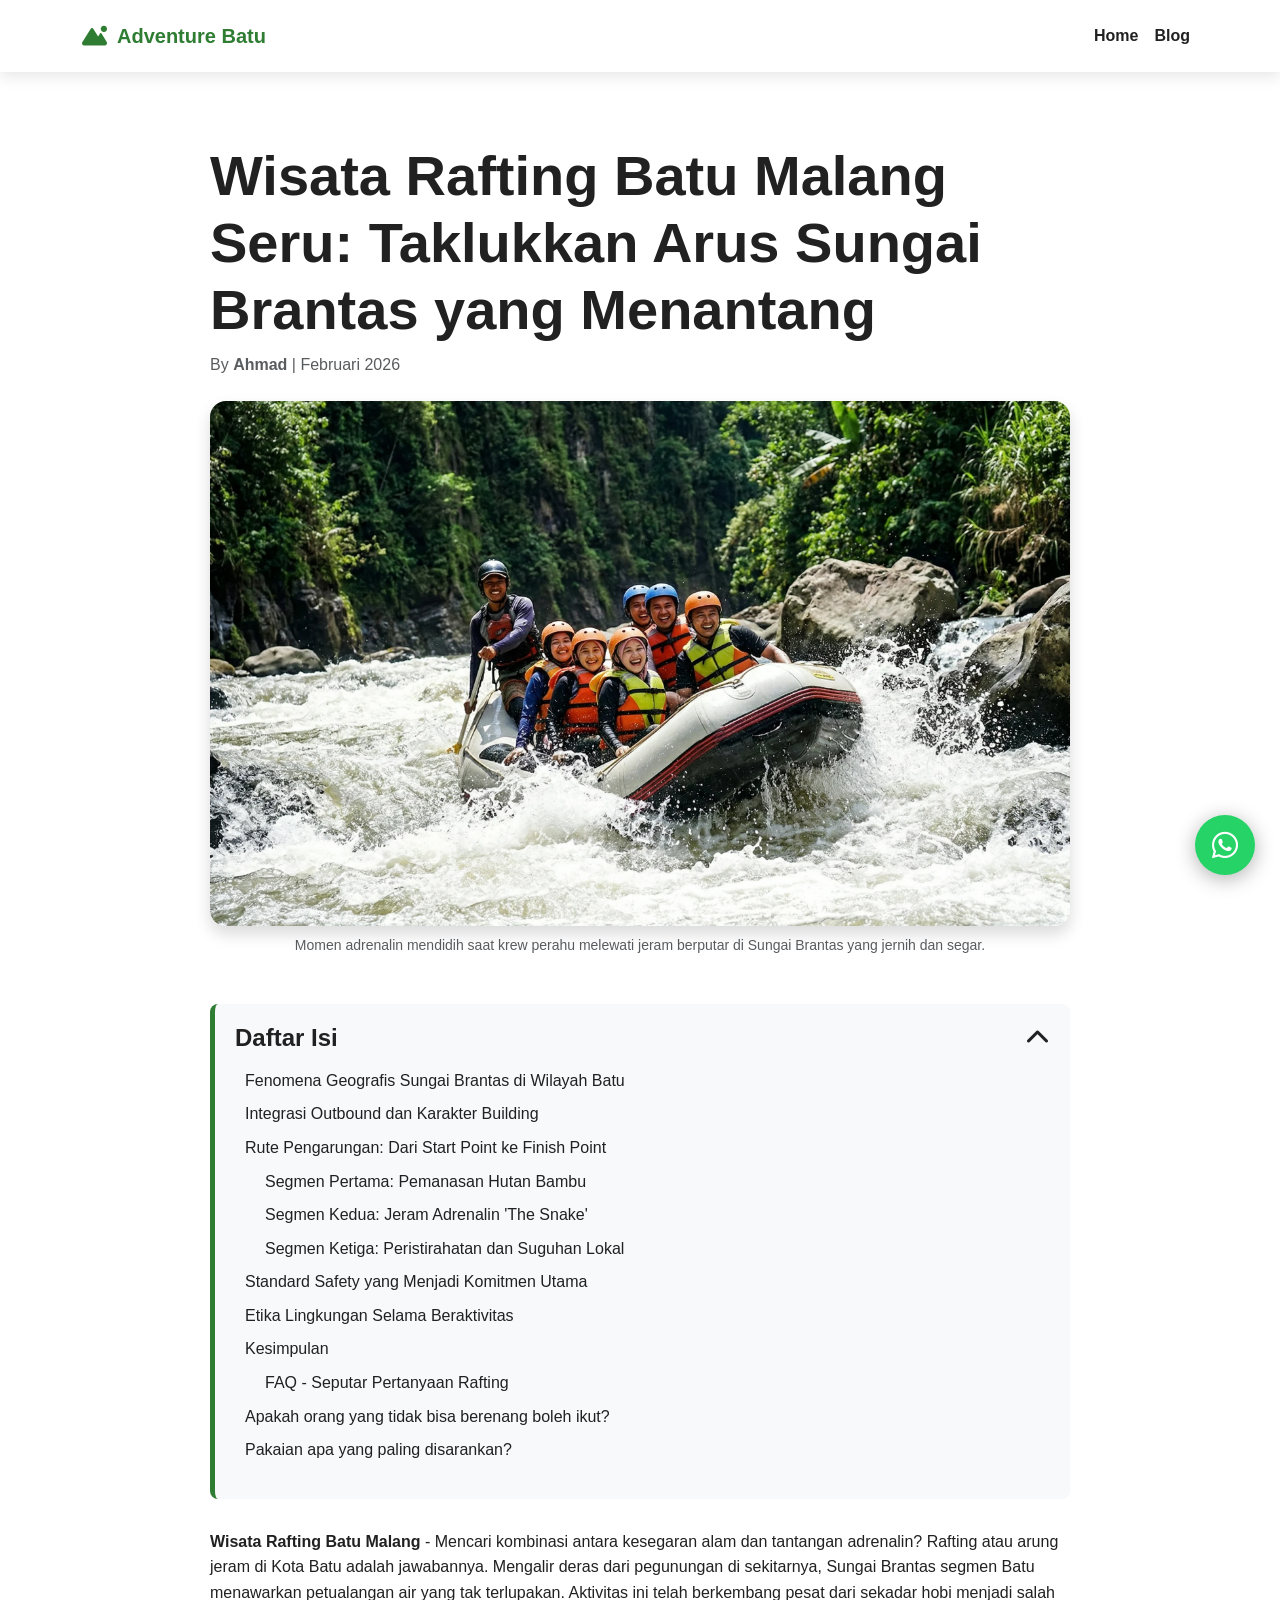
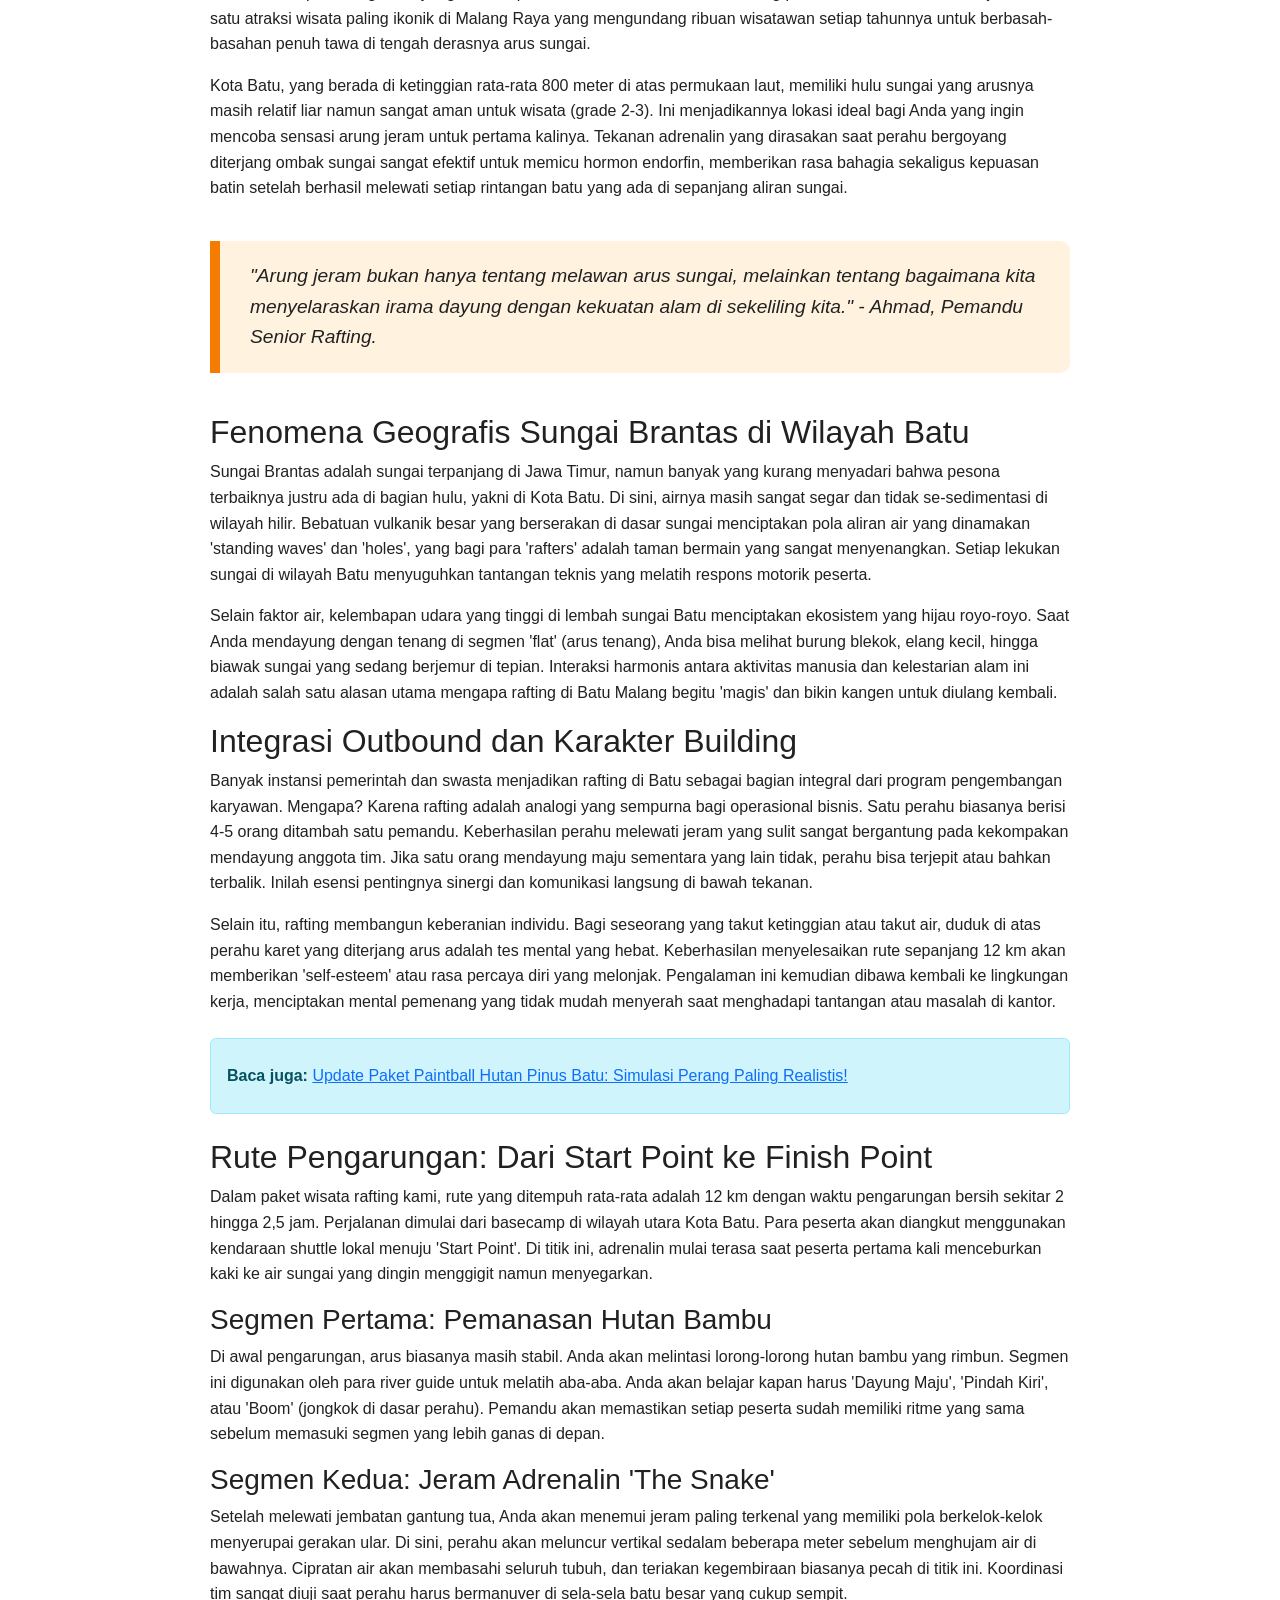
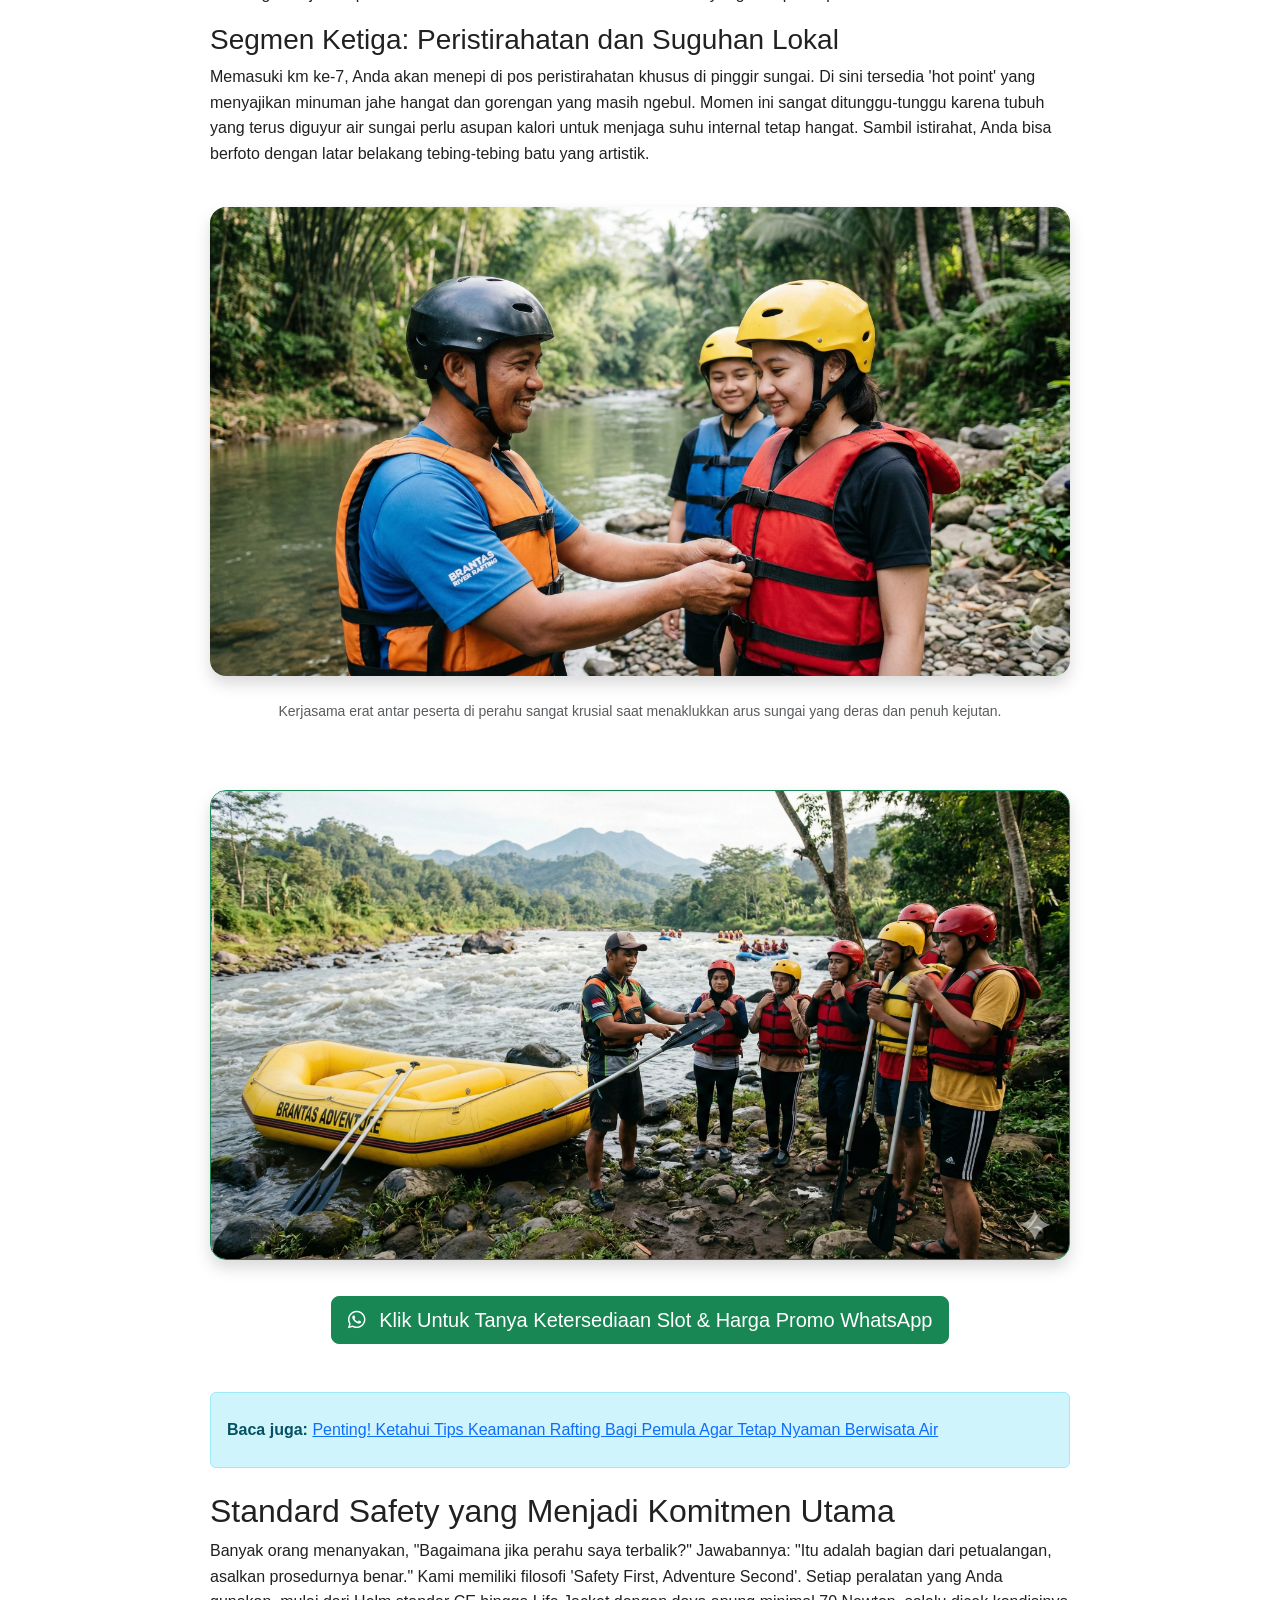
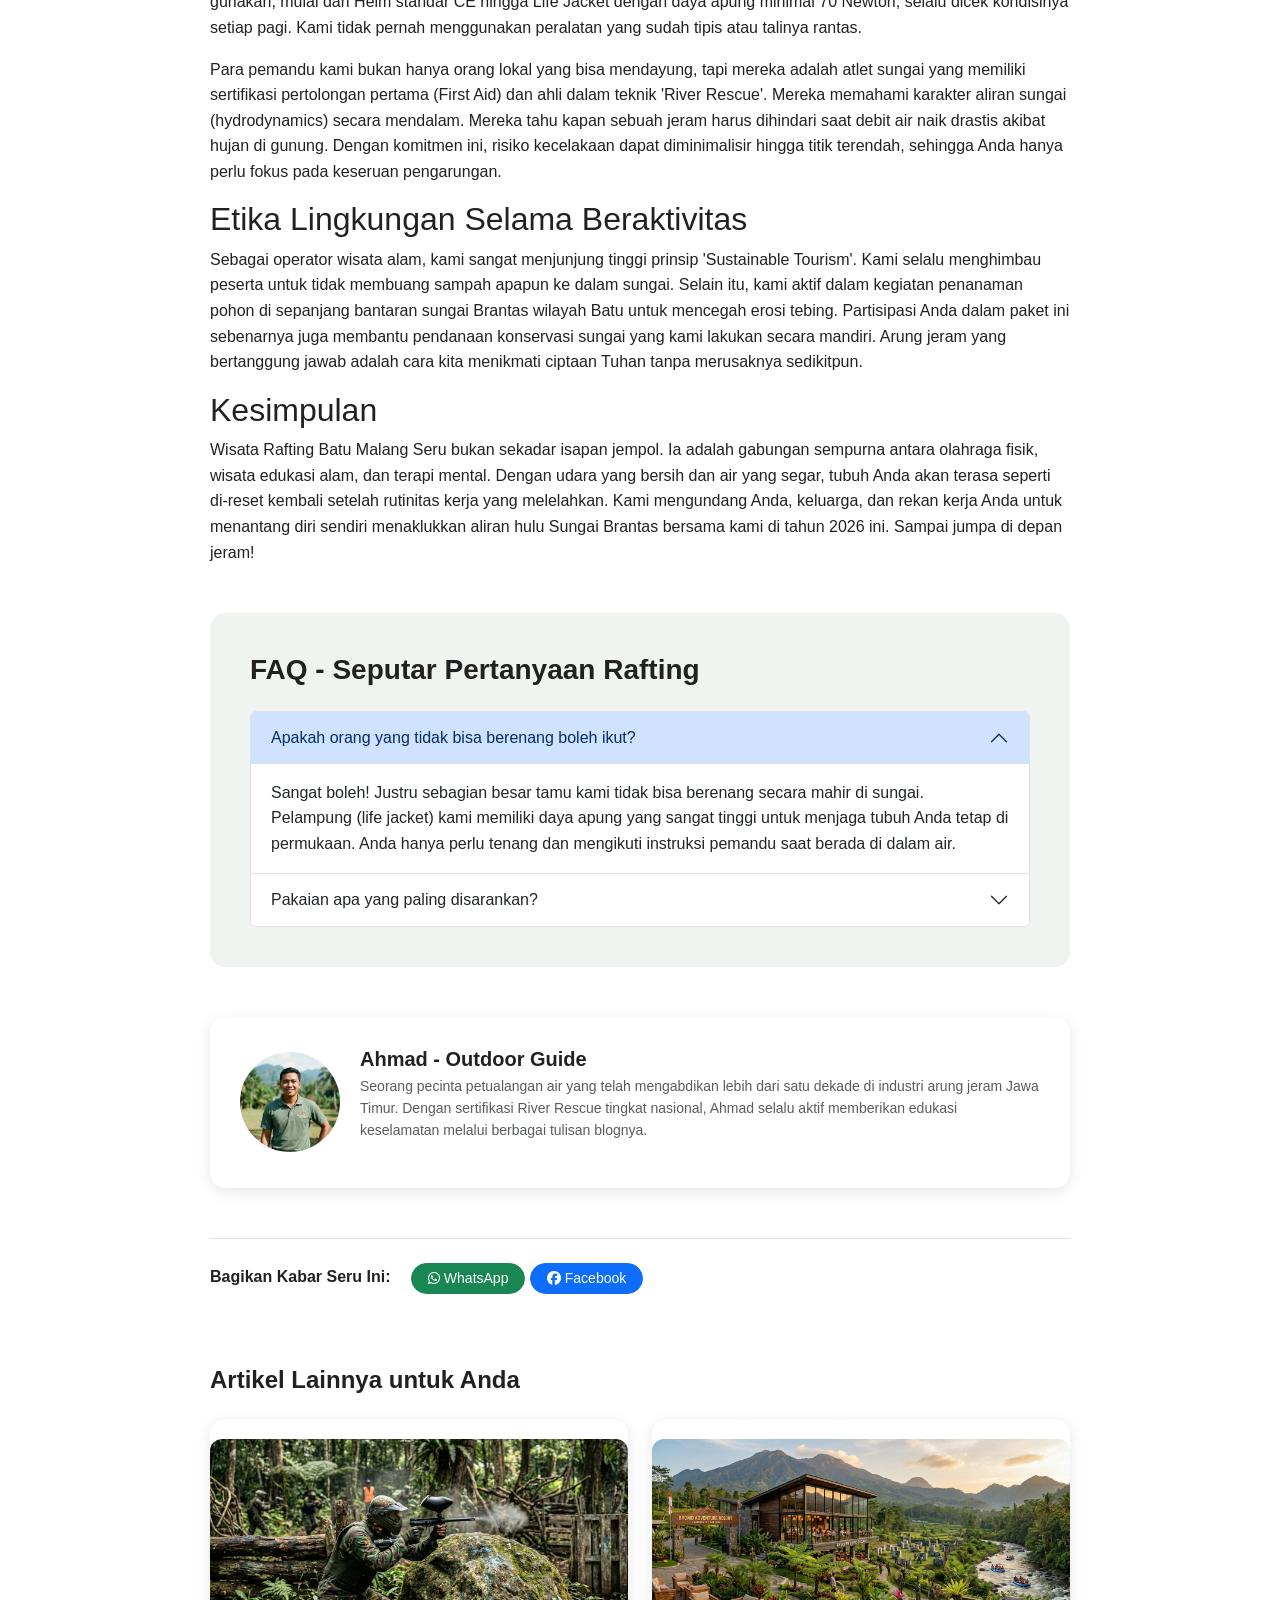
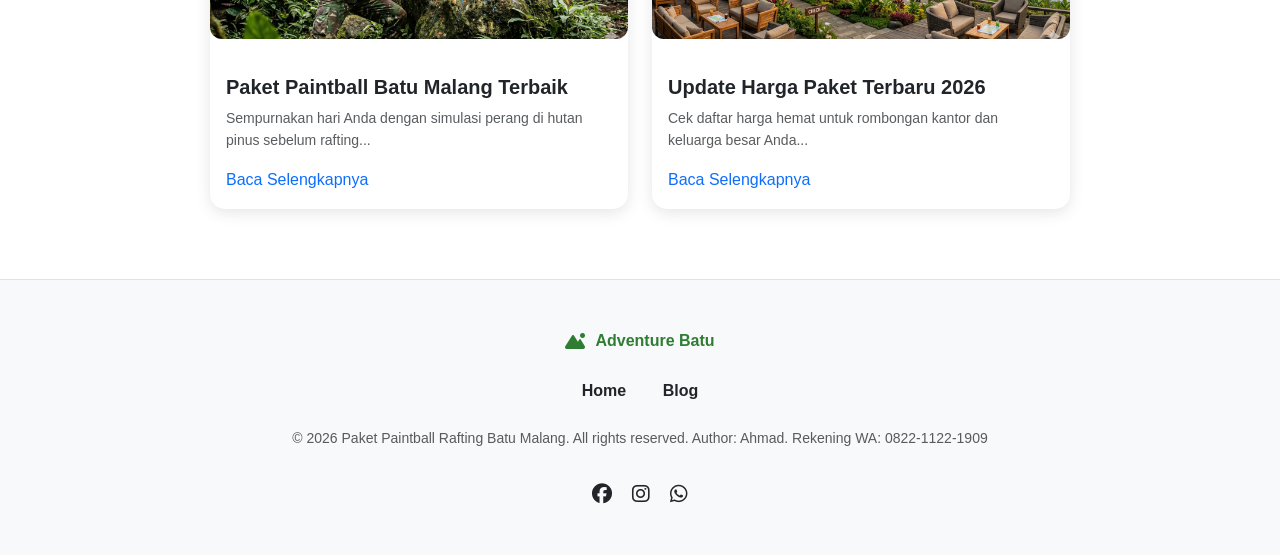
<file: wisata-rafting-batu-malang-seru.html>
<!DOCTYPE html>
<html lang="id">
<head>
    <meta charset="UTF-8">
    <meta name="viewport" content="width=device-width, initial-scale=1.0, maximum-scale=1.0, user-scalable=no">
    <title>Wisata Rafting Batu Malang Seru: Taklukkan Arus Sungai Brantas yang Menantang</title>
    <meta name="description" content="Nikmati keseruan arung jeram di Batu Malang. Informasi lengkap rute rafting, harga paket, dan panduan keselamatan. Pengalaman tak terlupakan di Jawa Timur bersama tim ahli.">
    <meta name="keywords" content="rafting batu malang, arung jeram malang, kaliwatu rafting, rafting pujon, harga rafting batu, wisata air batu malang, outbound rafting batu, petualangan sungai brantas">
    <meta name="author" content="Ahmad">
    <link rel="canonical" href="https://paket-paintballrafting-batumalang.netlify.app/wisata-rafting-batu-malang-seru.html">

    <!-- Open Graph / SEO -->
    <meta property="og:type" content="article">
    <meta property="og:url" content="https://paket-paintballrafting-batumalang.netlify.app/wisata-rafting-batu-malang-seru.html">
    <meta property="og:title" content="Wisata Rafting Batu Malang Seru: Taklukkan Arus Sungai Brantas">
    <meta property="og:description" content="Keseruan arung jeram di hulu Sungai Brantas Batu Malang. Rute menantang dengan pemandangan alam eksotis.">
    <meta property="og:image" content="https://paket-paintballrafting-batumalang.netlify.app/img/rafting.webp">

    <!-- Stylesheets -->
    <link href="https://cdn.jsdelivr.net/npm/bootstrap@5.3.0/dist/css/bootstrap.min.css" rel="stylesheet">
    <link rel="stylesheet" href="https://cdnjs.cloudflare.com/ajax/libs/font-awesome/6.4.0/css/all.min.css">
    <link rel="stylesheet" href="css/style.css">
    <link rel="icon" type="image/x-icon" href="img/favicon.ico">

    <!-- Schema.org -->
    <script type="application/ld+json">
    {
      "@context": "https://schema.org",
      "@type": "Article",
      "headline": "Wisata Rafting Batu Malang Seru: Taklukkan Arus Sungai Brantas",
      "image": "https://paket-paintballrafting-batumalang.netlify.app/img/rafting.webp",
      "author": {
        "@type": "Person",
        "name": "Ahmad"
      },
      "publisher": {
        "@type": "Organization",
        "name": "Adventure Batu Malang"
      },
      "datePublished": "2026-02-27",
      "description": "Nikmati keseruan arung jeram di Batu Malang. Informasi lengkap rute rafting dan harga paket."
    }
    </script>
</head>
<body oncontextmenu="return false;">

    <!-- Navbar -->
    <nav class="navbar navbar-expand-lg sticky-top">
        <div class="container">
            <a class="navbar-brand" href="index.html">
                <i class="fas fa-mountain-sun"></i> Adventure Batu
            </a>
            <button class="navbar-toggler border-0" type="button" data-bs-toggle="collapse" data-bs-target="#navbarNav">
                <span class="navbar-toggler-icon"></span>
            </button>
            <div class="collapse navbar-collapse" id="navbarNav">
                <ul class="navbar-nav ms-auto">
                    <li class="nav-item"><a class="nav-link" href="index.html">Home</a></li>
                    <li class="nav-item"><a class="nav-link" href="blog.html">Blog</a></li>
                </ul>
            </div>
        </div>
    </nav>

    <!-- Article Content -->
    <main class="article-container">
        <header class="mb-5">
            <h1 class="display-4 fw-bold">Wisata Rafting Batu Malang Seru: Taklukkan Arus Sungai Brantas yang Menantang</h1>
            <div class="text-muted mb-4">By <strong>Ahmad</strong> | Februari 2026</div>
            <img src="img/rafting.webp" class="img-fluid rounded-4 shadow mb-2" alt="Rafting Seru di Batu Malang" width="1200" height="600" loading="lazy">
            <p class="text-center text-muted small">Momen adrenalin mendidih saat krew perahu melewati jeram berputar di Sungai Brantas yang jernih dan segar.</p>
        </header>

        <!-- TOC Box -->
        <div class="toc" id="tocBox">
            <h4 id="tocHeader" class="fw-bold">Daftar Isi <i class="fas fa-chevron-up"></i></h4>
            <div id="tocContent" class="toc-content"></div>
        </div>

        <div class="article-content">
            <p><strong>Wisata Rafting Batu Malang</strong> - Mencari kombinasi antara kesegaran alam dan tantangan adrenalin? Rafting atau arung jeram di Kota Batu adalah jawabannya. Mengalir deras dari pegunungan di sekitarnya, Sungai Brantas segmen Batu menawarkan petualangan air yang tak terlupakan. Aktivitas ini telah berkembang pesat dari sekadar hobi menjadi salah satu atraksi wisata paling ikonik di Malang Raya yang mengundang ribuan wisatawan setiap tahunnya untuk berbasah-basahan penuh tawa di tengah derasnya arus sungai.</p>

            <p>Kota Batu, yang berada di ketinggian rata-rata 800 meter di atas permukaan laut, memiliki hulu sungai yang arusnya masih relatif liar namun sangat aman untuk wisata (grade 2-3). Ini menjadikannya lokasi ideal bagi Anda yang ingin mencoba sensasi arung jeram untuk pertama kalinya. Tekanan adrenalin yang dirasakan saat perahu bergoyang diterjang ombak sungai sangat efektif untuk memicu hormon endorfin, memberikan rasa bahagia sekaligus kepuasan batin setelah berhasil melewati setiap rintangan batu yang ada di sepanjang aliran sungai.</p>

            <blockquote>
                "Arung jeram bukan hanya tentang melawan arus sungai, melainkan tentang bagaimana kita menyelaraskan irama dayung dengan kekuatan alam di sekeliling kita." - Ahmad, Pemandu Senior Rafting.
            </blockquote>

            <h2>Fenomena Geografis Sungai Brantas di Wilayah Batu</h2>
            <p>Sungai Brantas adalah sungai terpanjang di Jawa Timur, namun banyak yang kurang menyadari bahwa pesona terbaiknya justru ada di bagian hulu, yakni di Kota Batu. Di sini, airnya masih sangat segar dan tidak se-sedimentasi di wilayah hilir. Bebatuan vulkanik besar yang berserakan di dasar sungai menciptakan pola aliran air yang dinamakan 'standing waves' dan 'holes', yang bagi para 'rafters' adalah taman bermain yang sangat menyenangkan. Setiap lekukan sungai di wilayah Batu menyuguhkan tantangan teknis yang melatih respons motorik peserta.</p>
            <p>Selain faktor air, kelembapan udara yang tinggi di lembah sungai Batu menciptakan ekosistem yang hijau royo-royo. Saat Anda mendayung dengan tenang di segmen 'flat' (arus tenang), Anda bisa melihat burung blekok, elang kecil, hingga biawak sungai yang sedang berjemur di tepian. Interaksi harmonis antara aktivitas manusia dan kelestarian alam ini adalah salah satu alasan utama mengapa rafting di Batu Malang begitu 'magis' dan bikin kangen untuk diulang kembali.</p>

            <h2>Integrasi Outbound dan Karakter Building</h2>
            <p>Banyak instansi pemerintah dan swasta menjadikan rafting di Batu sebagai bagian integral dari program pengembangan karyawan. Mengapa? Karena rafting adalah analogi yang sempurna bagi operasional bisnis. Satu perahu biasanya berisi 4-5 orang ditambah satu pemandu. Keberhasilan perahu melewati jeram yang sulit sangat bergantung pada kekompakan mendayung anggota tim. Jika satu orang mendayung maju sementara yang lain tidak, perahu bisa terjepit atau bahkan terbalik. Inilah esensi pentingnya sinergi dan komunikasi langsung di bawah tekanan.</p>
            <p>Selain itu, rafting membangun keberanian individu. Bagi seseorang yang takut ketinggian atau takut air, duduk di atas perahu karet yang diterjang arus adalah tes mental yang hebat. Keberhasilan menyelesaikan rute sepanjang 12 km akan memberikan 'self-esteem' atau rasa percaya diri yang melonjak. Pengalaman ini kemudian dibawa kembali ke lingkungan kerja, menciptakan mental pemenang yang tidak mudah menyerah saat menghadapi tantangan atau masalah di kantor.</p>

            <div class="alert alert-info py-4 my-4">
                <strong>Baca juga:</strong> <a href="paket-paintball-batu-malang-terbaik.html">Update Paket Paintball Hutan Pinus Batu: Simulasi Perang Paling Realistis!</a>
            </div>

            <h2>Rute Pengarungan: Dari Start Point ke Finish Point</h2>
            <p>Dalam paket wisata rafting kami, rute yang ditempuh rata-rata adalah 12 km dengan waktu pengarungan bersih sekitar 2 hingga 2,5 jam. Perjalanan dimulai dari basecamp di wilayah utara Kota Batu. Para peserta akan diangkut menggunakan kendaraan shuttle lokal menuju 'Start Point'. Di titik ini, adrenalin mulai terasa saat peserta pertama kali menceburkan kaki ke air sungai yang dingin menggigit namun menyegarkan.</p>
            <h3>Segmen Pertama: Pemanasan Hutan Bambu</h3>
            <p>Di awal pengarungan, arus biasanya masih stabil. Anda akan melintasi lorong-lorong hutan bambu yang rimbun. Segmen ini digunakan oleh para river guide untuk melatih aba-aba. Anda akan belajar kapan harus 'Dayung Maju', 'Pindah Kiri', atau 'Boom' (jongkok di dasar perahu). Pemandu akan memastikan setiap peserta sudah memiliki ritme yang sama sebelum memasuki segmen yang lebih ganas di depan.</p>
            <h3>Segmen Kedua: Jeram Adrenalin 'The Snake'</h3>
            <p>Setelah melewati jembatan gantung tua, Anda akan menemui jeram paling terkenal yang memiliki pola berkelok-kelok menyerupai gerakan ular. Di sini, perahu akan meluncur vertikal sedalam beberapa meter sebelum menghujam air di bawahnya. Cipratan air akan membasahi seluruh tubuh, dan teriakan kegembiraan biasanya pecah di titik ini. Koordinasi tim sangat diuji saat perahu harus bermanuver di sela-sela batu besar yang cukup sempit.</p>
            <h3>Segmen Ketiga: Peristirahatan dan Suguhan Lokal</h3>
            <p>Memasuki km ke-7, Anda akan menepi di pos peristirahatan khusus di pinggir sungai. Di sini tersedia 'hot point' yang menyajikan minuman jahe hangat dan gorengan yang masih ngebul. Momen ini sangat ditunggu-tunggu karena tubuh yang terus diguyur air sungai perlu asupan kalori untuk menjaga suhu internal tetap hangat. Sambil istirahat, Anda bisa berfoto dengan latar belakang tebing-tebing batu yang artistik.</p>

            <img src="img/tim-rafting.webp" class="img-fluid rounded-4 shadow my-4" alt="Kekompakan Tim Rafting" width="800" height="500" loading="lazy">
            <p class="text-center text-muted small">Kerjasama erat antar peserta di perahu sangat krusial saat menaklukkan arus sungai yang deras dan penuh kejutan.</p>

            <div class="promotional-banner text-center my-5">
                <a href="https://wa.me/6282211221909" target="_blank">
                    <img src="img/persiapan-rafting.webp" class="img-fluid rounded-4 shadow border border-success" alt="Promo Rafting WA" width="1200" height="400" loading="lazy">
                    <div class="mt-3"><span class="btn btn-success btn-lg"><i class="fab fa-whatsapp me-2"></i> Klik Untuk Tanya Ketersediaan Slot & Harga Promo WhatsApp</span></div>
                </a>
            </div>

             <div class="alert alert-info py-4 my-4">
                <strong>Baca juga:</strong> <a href="tips-aman-bermain-paintball-dan-rafting.html">Penting! Ketahui Tips Keamanan Rafting Bagi Pemula Agar Tetap Nyaman Berwisata Air</a>
            </div>

            <h2>Standard Safety yang Menjadi Komitmen Utama</h2>
            <p>Banyak orang menanyakan, "Bagaimana jika perahu saya terbalik?" Jawabannya: "Itu adalah bagian dari petualangan, asalkan prosedurnya benar." Kami memiliki filosofi 'Safety First, Adventure Second'. Setiap peralatan yang Anda gunakan, mulai dari Helm standar CE hingga Life Jacket dengan daya apung minimal 70 Newton, selalu dicek kondisinya setiap pagi. Kami tidak pernah menggunakan peralatan yang sudah tipis atau talinya rantas.</p>
            <p>Para pemandu kami bukan hanya orang lokal yang bisa mendayung, tapi mereka adalah atlet sungai yang memiliki sertifikasi pertolongan pertama (First Aid) dan ahli dalam teknik 'River Rescue'. Mereka memahami karakter aliran sungai (hydrodynamics) secara mendalam. Mereka tahu kapan sebuah jeram harus dihindari saat debit air naik drastis akibat hujan di gunung. Dengan komitmen ini, risiko kecelakaan dapat diminimalisir hingga titik terendah, sehingga Anda hanya perlu fokus pada keseruan pengarungan.</p>

            <h2>Etika Lingkungan Selama Beraktivitas</h2>
            <p>Sebagai operator wisata alam, kami sangat menjunjung tinggi prinsip 'Sustainable Tourism'. Kami selalu menghimbau peserta untuk tidak membuang sampah apapun ke dalam sungai. Selain itu, kami aktif dalam kegiatan penanaman pohon di sepanjang bantaran sungai Brantas wilayah Batu untuk mencegah erosi tebing. Partisipasi Anda dalam paket ini sebenarnya juga membantu pendanaan konservasi sungai yang kami lakukan secara mandiri. Arung jeram yang bertanggung jawab adalah cara kita menikmati ciptaan Tuhan tanpa merusaknya sedikitpun.</p>

            <h2>Kesimpulan</h2>
            <p>Wisata Rafting Batu Malang Seru bukan sekadar isapan jempol. Ia adalah gabungan sempurna antara olahraga fisik, wisata edukasi alam, dan terapi mental. Dengan udara yang bersih dan air yang segar, tubuh Anda akan terasa seperti di-reset kembali setelah rutinitas kerja yang melelahkan. Kami mengundang Anda, keluarga, dan rekan kerja Anda untuk menantang diri sendiri menaklukkan aliran hulu Sungai Brantas bersama kami di tahun 2026 ini. Sampai jumpa di depan jeram!</p>

            <div class="faq-section mt-5">
                <h3 class="fw-bold mb-4">FAQ - Seputar Pertanyaan Rafting</h3>
                <div class="accordion" id="faqRaft">
                    <div class="accordion-item">
                        <h2 class="accordion-header"><button class="accordion-button" type="button" data-bs-toggle="collapse" data-bs-target="#r1">Apakah orang yang tidak bisa berenang boleh ikut?</button></h2>
                        <div id="r1" class="accordion-collapse collapse show" data-bs-parent="#faqRaft">
                            <div class="accordion-body">Sangat boleh! Justru sebagian besar tamu kami tidak bisa berenang secara mahir di sungai. Pelampung (life jacket) kami memiliki daya apung yang sangat tinggi untuk menjaga tubuh Anda tetap di permukaan. Anda hanya perlu tenang dan mengikuti instruksi pemandu saat berada di dalam air.</div>
                        </div>
                    </div>
                    <div class="accordion-item">
                        <h2 class="accordion-header"><button class="accordion-button collapsed" type="button" data-bs-toggle="collapse" data-bs-target="#r2">Pakaian apa yang paling disarankan?</button></h2>
                        <div id="r2" class="accordion-collapse collapse" data-bs-parent="#faqRaft">
                            <div class="accordion-body">Gunakan pakaian dari bahan sintetis (seperti dry-fit atau jersey) yang tidak menyerap banyak air sehingga tidak terasa berat saat basah. Hindari menggunakan celana jeans atau kaos katun tebal. Untuk alas kaki, gunakan sandal gunung atau sepatu karet yang memiliki grip bagus pada permukaan licin.</div>
                        </div>
                    </div>
                </div>
            </div>

            <div class="author-bio mt-5">
                 <img src="img/author.png" alt="Penulis Ahmad" width="100" height="100" loading="lazy">
                <div>
                    <h5 class="fw-bold mb-1">Ahmad - Outdoor Guide</h5>
                    <p class="text-muted small">Seorang pecinta petualangan air yang telah mengabdikan lebih dari satu dekade di industri arung jeram Jawa Timur. Dengan sertifikasi River Rescue tingkat nasional, Ahmad selalu aktif memberikan edukasi keselamatan melalui berbagai tulisan blognya.</p>
                </div>
            </div>

            <div class="share-section mt-4 py-4 border-top">
                <span class="me-3 fw-bold">Bagikan Kabar Seru Ini:</span>
                <button onclick="shareTo('whatsapp')" class="btn btn-success btn-sm rounded-pill px-3"><i class="fab fa-whatsapp"></i> WhatsApp</button>
                <button onclick="shareTo('facebook')" class="btn btn-primary btn-sm rounded-pill px-3"><i class="fab fa-facebook"></i> Facebook</button>
            </div>

            <div class="related-articles mt-5">
                <h4 class="fw-bold mb-4">Artikel Lainnya untuk Anda</h4>
                <div class="row g-4">
                    <div class="col-md-6">
                        <div class="card h-100 card-article">
                            <img src="img/paintball.webp" class="card-img-top" alt="Paket Paintball" width="400" height="250" loading="lazy">
                            <div class="card-body">
                                <h5 class="fw-bold">Paket Paintball Batu Malang Terbaik</h5>
                                <p class="text-muted small">Sempurnakan hari Anda dengan simulasi perang di hutan pinus sebelum rafting...</p>
                                <a href="paket-paintball-batu-malang-terbaik.html" class="stretched-link text-decoration-none">Baca Selengkapnya</a>
                            </div>
                        </div>
                    </div>
                    <div class="col-md-6">
                        <div class="card h-100 card-article">
                            <img src="img/view.webp" class="card-img-top" alt="Harga Paket" width="400" height="250" loading="lazy">
                            <div class="card-body">
                                <h5 class="fw-bold">Update Harga Paket Terbaru 2026</h5>
                                <p class="text-muted small">Cek daftar harga hemat untuk rombongan kantor dan keluarga besar Anda...</p>
                                <a href="harga-paket-paintball-rafting-batu-malang.html" class="stretched-link text-decoration-none">Baca Selengkapnya</a>
                            </div>
                        </div>
                    </div>
                </div>
            </div>
        </div>
    </main>

    <!-- Footer -->
    <footer class="py-5 bg-light border-top">
        <div class="container text-center">
            <div class="mb-4">
                <a class="navbar-brand justify-content-center" href="index.html">
                    <i class="fas fa-mountain-sun"></i> Adventure Batu
                </a>
            </div>
            <ul class="list-inline mb-4">
                <li class="list-inline-item mx-3"><a href="index.html" class="text-decoration-none text-dark fw-bold">Home</a></li>
                <li class="list-inline-item mx-3"><a href="blog.html" class="text-decoration-none text-dark fw-bold">Blog</a></li>
            </ul>
            <p class="text-muted small">&copy; 2026 Paket Paintball Rafting Batu Malang. All rights reserved. Author: Ahmad. Rekening WA: 0822-1122-1909</p>
            <div class="social-icons pt-3">
                <a href="#" class="text-dark mx-2" aria-label="Facebook"><i class="fab fa-facebook fa-lg"></i></a>
                <a href="#" class="text-dark mx-2" aria-label="Instagram"><i class="fab fa-instagram fa-lg"></i></a>
                <a href="https://wa.me/6282211221909" class="text-dark mx-2" aria-label="WhatsApp"><i class="fab fa-whatsapp fa-lg"></i></a>
            </div>
        </div>
    </footer>

    <!-- Floating UI -->
    <a href="https://wa.me/6282211221909" class="floating-wa" target="_blank" aria-label="Hubungi kami via WhatsApp">
        <i class="fab fa-whatsapp"></i>
    </a>
    <button class="floating-top" id="backToTop" aria-label="Scroll ke Atas">
        <i class="fas fa-chevron-up"></i>
    </button>

    <!-- Scripts -->
    <script src="https://cdn.jsdelivr.net/npm/bootstrap@5.3.0/dist/js/bootstrap.bundle.min.js"></script>
    <script src="js/script.js"></script>
</body>
</html>
</file>
<file: css/style.css>
:root {
    --primary-color: #2e7d32; /* Green for nature */
    --secondary-color: #f57c00; /* Orange for adventure/action */
    --accent-color: #1b5e20;
    --text-dark: #212121;
    --text-light: #f5f5f5;
    --white: #ffffff;
    --shadow: 0 4px 15px rgba(0,0,0,0.1);
}

body {
    font-family: 'Inter', -apple-system, BlinkMacSystemFont, "Segoe UI", Roboto, Helvetica, Arial, sans-serif;
    color: var(--text-dark);
    line-height: 1.6;
    overflow-x: hidden; /* Prevent horizontal scroll */
    width: 100%;
}

/* Prevent mobile glitch / horizontal scroll */
html, body {
    max-width: 100%;
    margin: 0;
    padding: 0;
}

/* Navbar */
.navbar {
    background: rgba(255, 255, 255, 0.95);
    backdrop-filter: blur(10px);
    box-shadow: var(--shadow);
    padding: 15px 0;
}

.navbar-brand {
    font-weight: 800;
    color: var(--primary-color) !important;
    display: flex;
    align-items: center;
    gap: 10px;
}

.nav-link {
    font-weight: 600;
    color: var(--text-dark) !important;
    transition: 0.3s;
}

.nav-link:hover {
    color: var(--primary-color) !important;
}

/* Hero Section */
.hero-section {
    background: linear-gradient(rgba(0,0,0,0.5), rgba(0,0,0,0.5)), url('../img/hero.webp');
    background-size: cover;
    background-position: center;
    height: 80vh;
    display: flex;
    align-items: center;
    color: white;
    text-align: center;
}

.hero-title {
    font-size: 3.5rem;
    font-weight: 900;
    text-shadow: 2px 2px 4px rgba(0,0,0,0.5);
}

/* Floating Elements */
.floating-wa {
    position: fixed;
    bottom: 25px;
    right: 25px;
    z-index: 1000;
    background: #25d366;
    color: white;
    width: 60px;
    height: 60px;
    border-radius: 50%;
    display: flex;
    align-items: center;
    justify-content: center;
    font-size: 30px;
    box-shadow: 0 4px 20px rgba(0,0,0,0.3);
    transition: 0.3s transform;
    text-decoration: none;
}

.floating-wa:hover {
    transform: scale(1.1);
    color: white;
}

.floating-top {
    position: fixed;
    bottom: 95px;
    right: 25px;
    z-index: 1000;
    background: var(--primary-color);
    color: white;
    width: 45px;
    height: 45px;
    border-radius: 50%;
    display: none;
    align-items: center;
    justify-content: center;
    font-size: 20px;
    box-shadow: var(--shadow);
    transition: 0.3s opacity;
    cursor: pointer;
    border: none;
}

/* Article Styling */
.article-container {
    max-width: 900px;
    margin: 50px auto;
    padding: 20px;
}

.article-content img {
    width: 100%;
    height: auto;
    border-radius: 12px;
    margin: 20px 0;
}

.toc {
    background: #f8f9fa;
    padding: 20px;
    border-left: 5px solid var(--primary-color);
    border-radius: 8px;
    margin-bottom: 30px;
}

.toc h4 {
    display: flex;
    justify-content: space-between;
    align-items: center;
    cursor: pointer;
    margin: 0;
}

.toc-content {
    margin-top: 15px;
}

.toc-content ul {
    list-style: none;
    padding-left: 10px;
}

.toc-content ul li {
    margin-bottom: 8px;
}

.toc-content a {
    text-decoration: none;
    color: var(--text-dark);
    font-weight: 500;
}

.toc-content a:hover {
    color: var(--primary-color);
}

blockquote {
    border-left: 10px solid var(--secondary-color);
    background: #fff3e0;
    padding: 20px 30px;
    font-style: italic;
    font-size: 1.2rem;
    border-radius: 0 10px 10px 0;
    margin: 40px 0;
}

.faq-section {
    background: #f0f4f0;
    padding: 40px;
    border-radius: 15px;
    margin: 50px 0;
}

.author-bio {
    display: flex;
    align-items: center;
    gap: 20px;
    background: #fff;
    padding: 30px;
    border-radius: 15px;
    box-shadow: var(--shadow);
    margin: 50px 0;
}

.author-bio img {
    width: 100px;
    height: 100px;
    border-radius: 50%;
    object-fit: cover;
    margin: 0;
}

/* Cards */
.card-article {
    border: none;
    border-radius: 15px;
    overflow: hidden;
    box-shadow: var(--shadow);
    transition: 0.3s;
    height: 100%;
}

.card-article:hover {
    transform: translateY(-10px);
}

.card-article img {
    height: 200px;
    object-fit: cover;
}

/* Responsive fixes */
@media (max-width: 768px) {
    .hero-title {
        font-size: 2.2rem;
    }
    .article-container {
        padding: 15px;
    }
    .navbar-collapse {
        background: white;
        padding: 20px;
        border-radius: 10px;
        margin-top: 10px;
        box-shadow: var(--shadow);
    }
}
</file>
